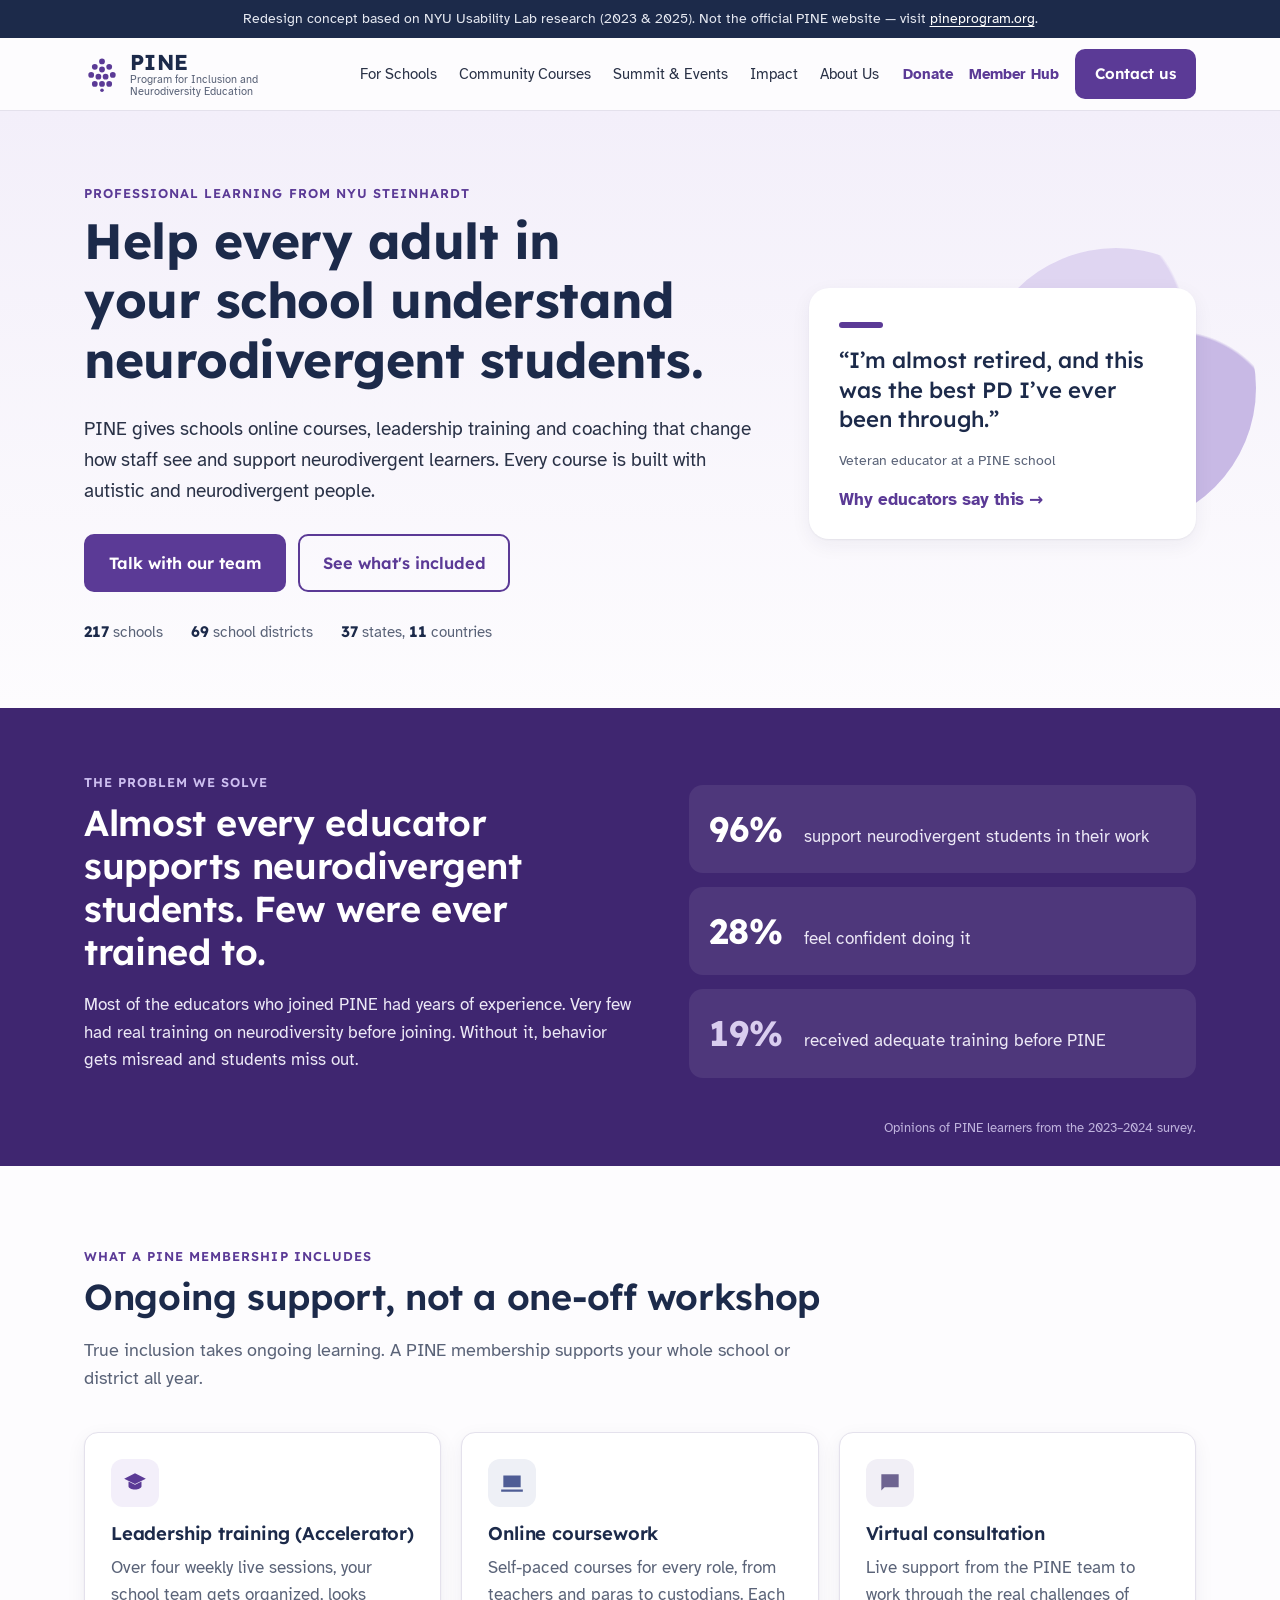
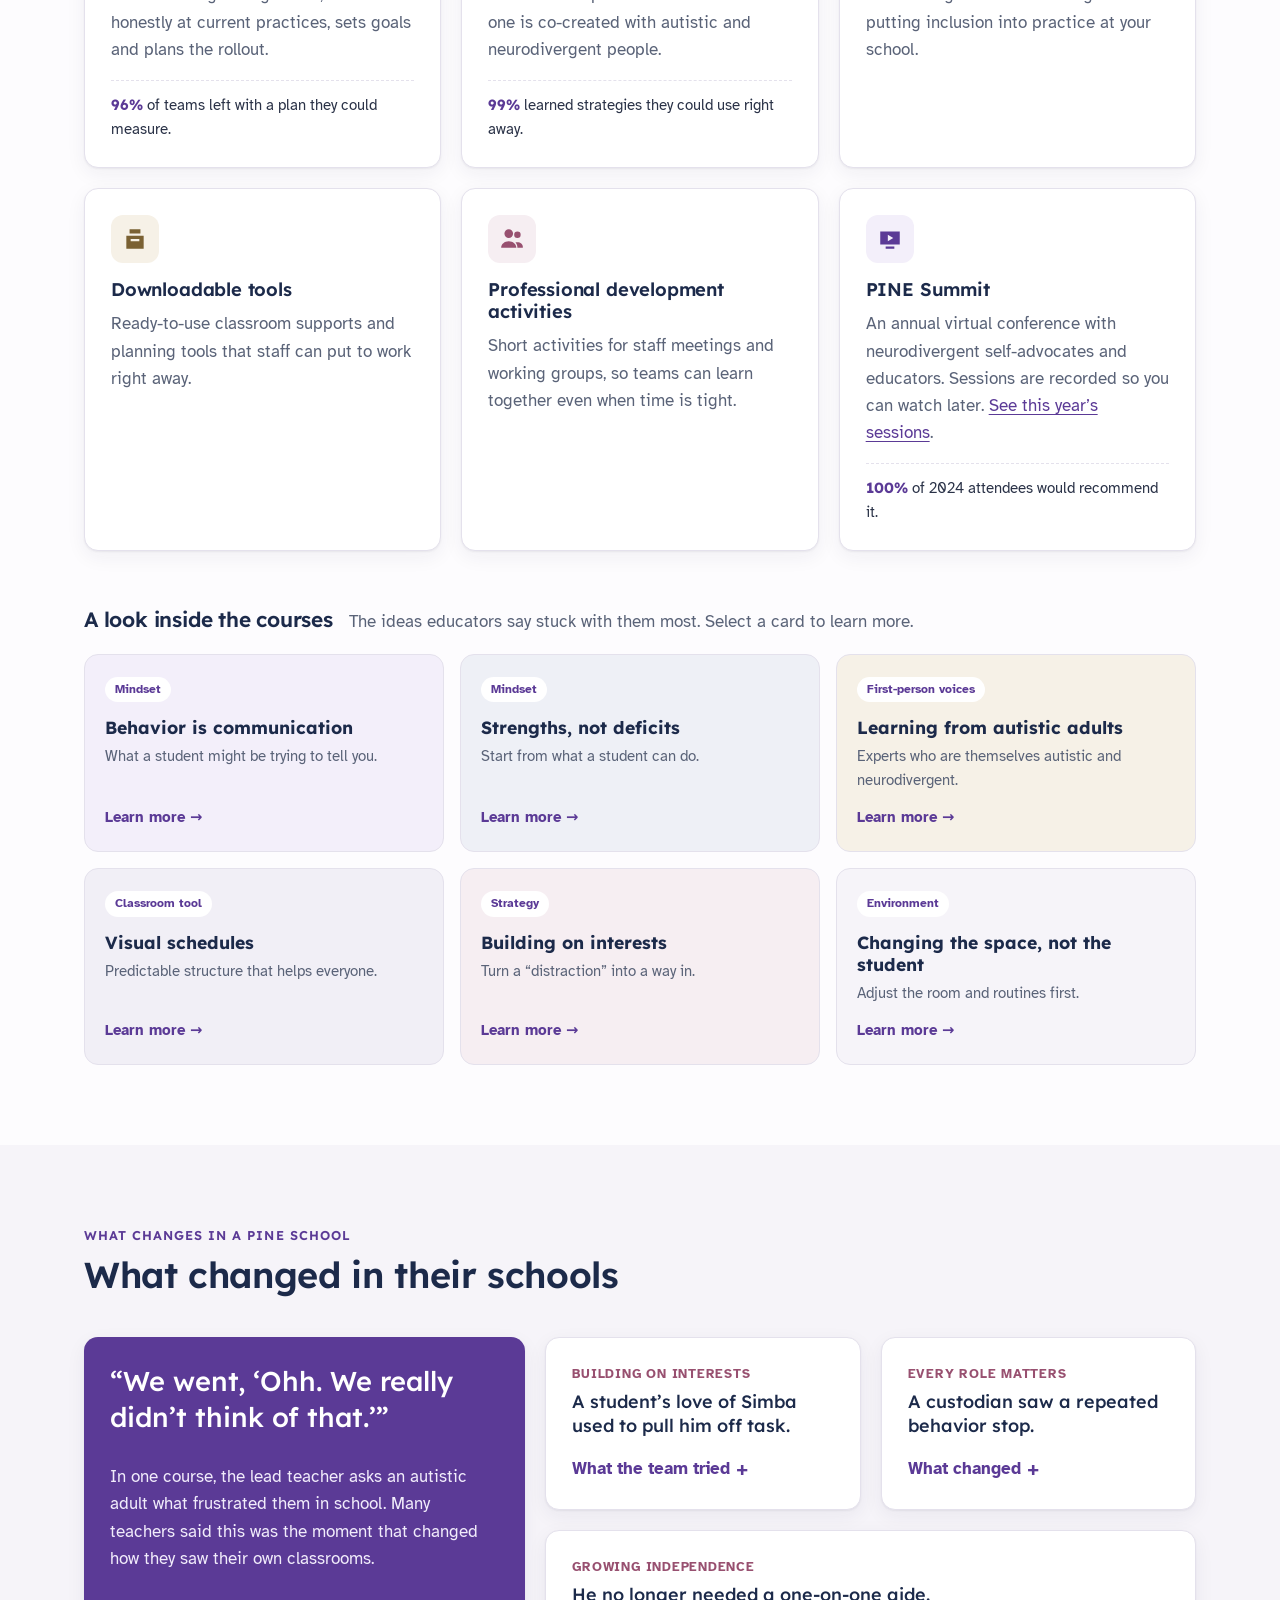
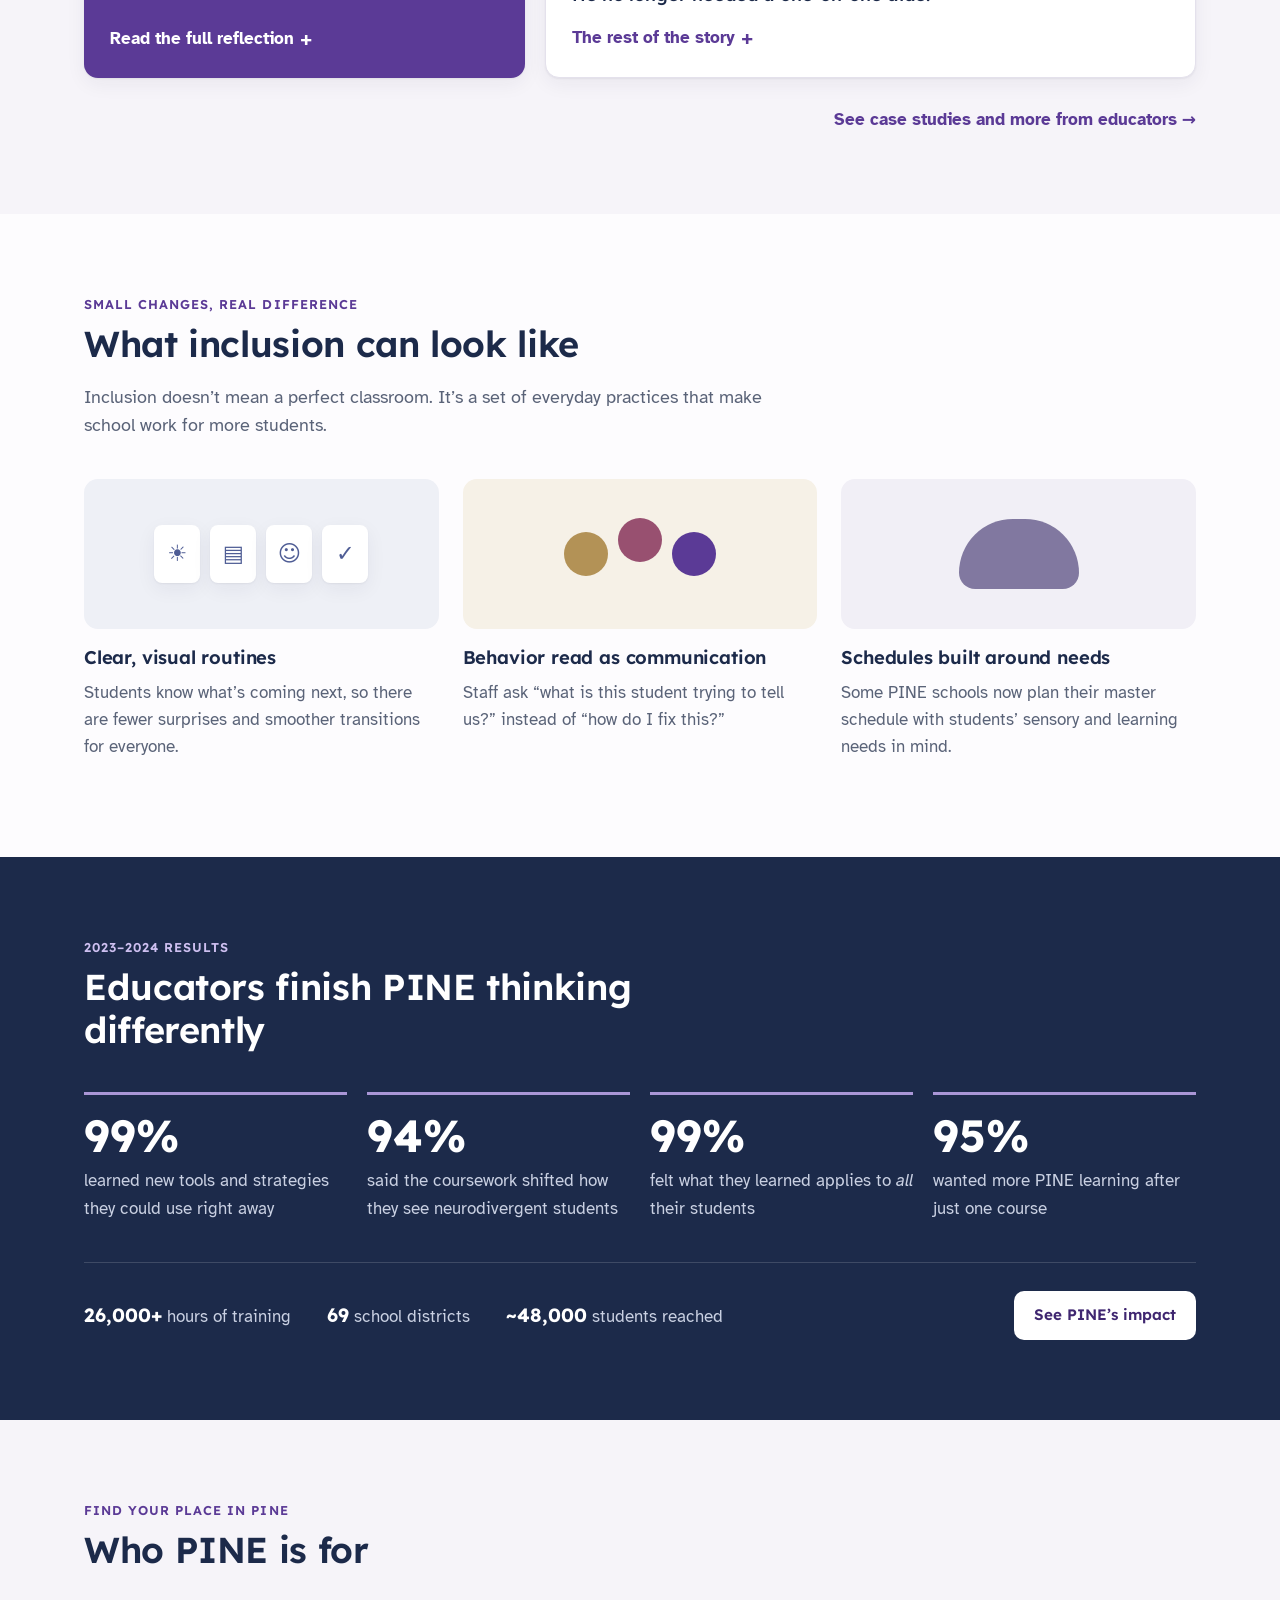
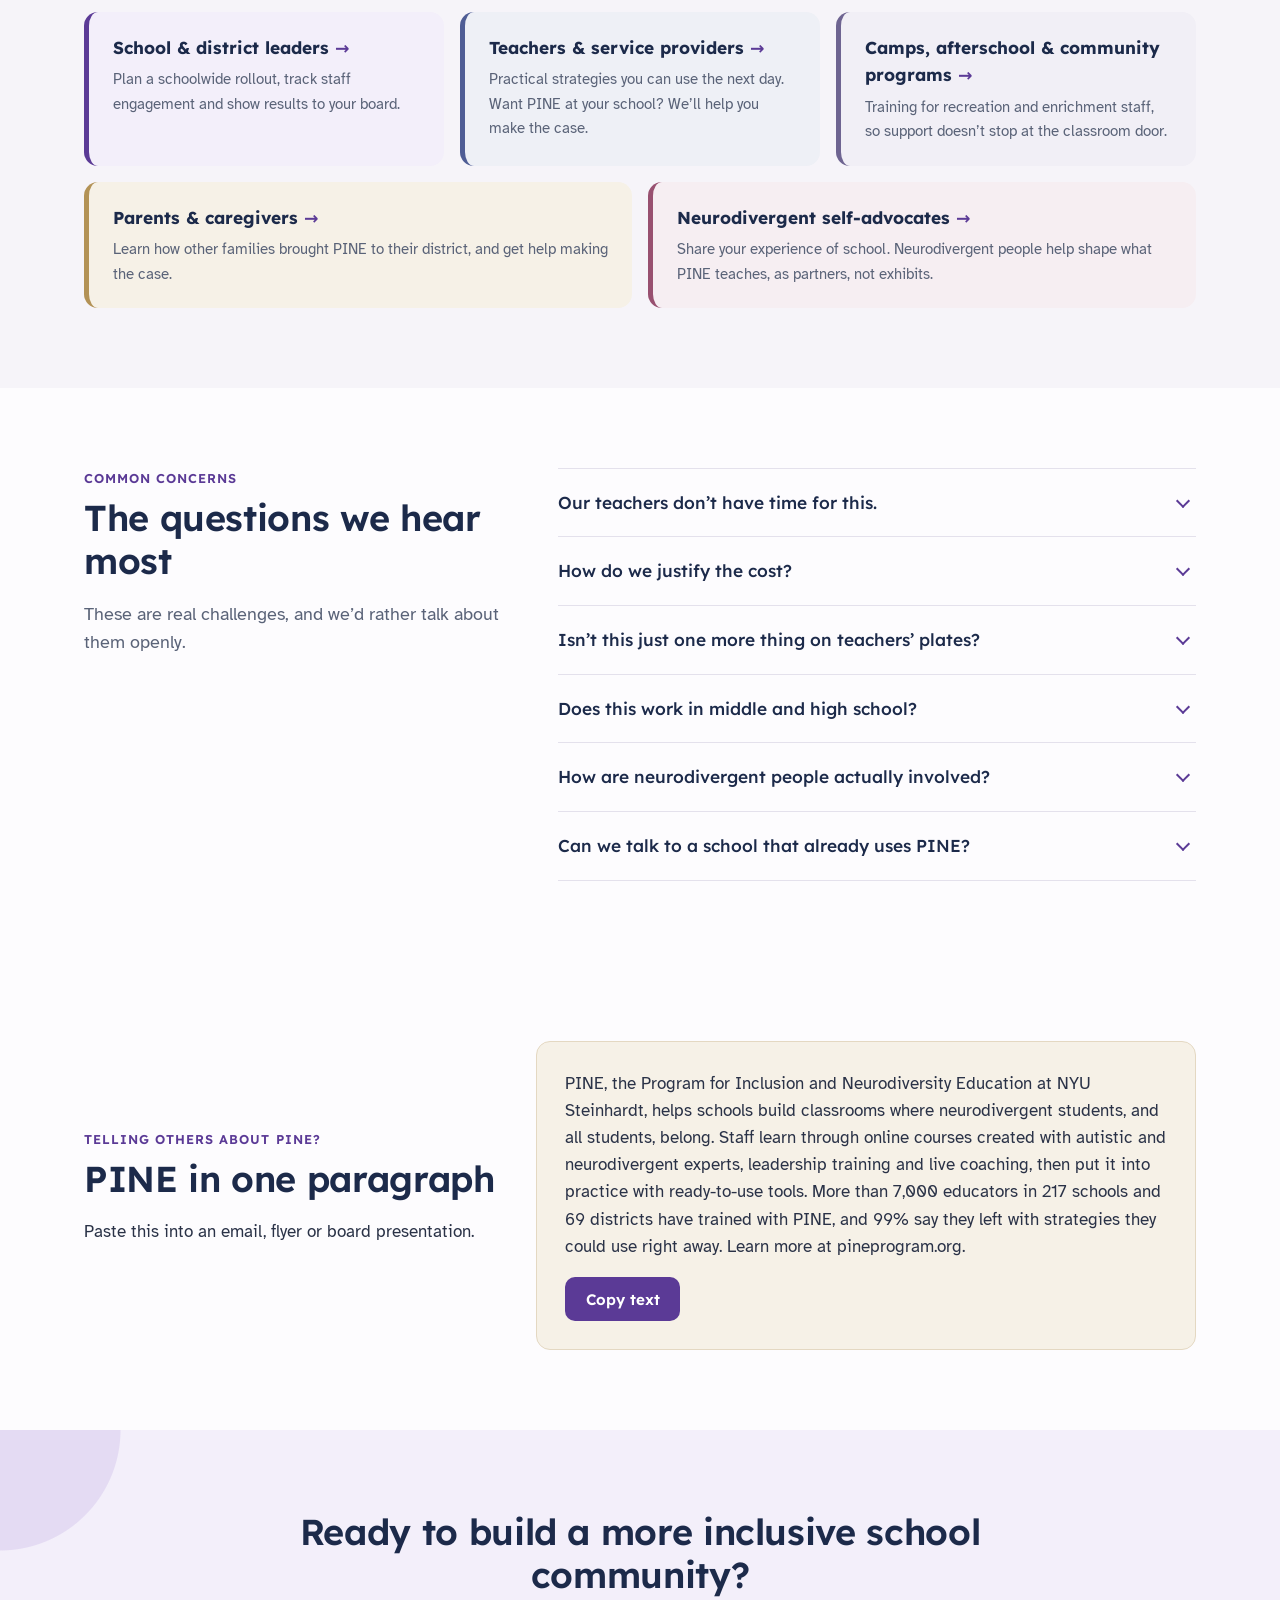
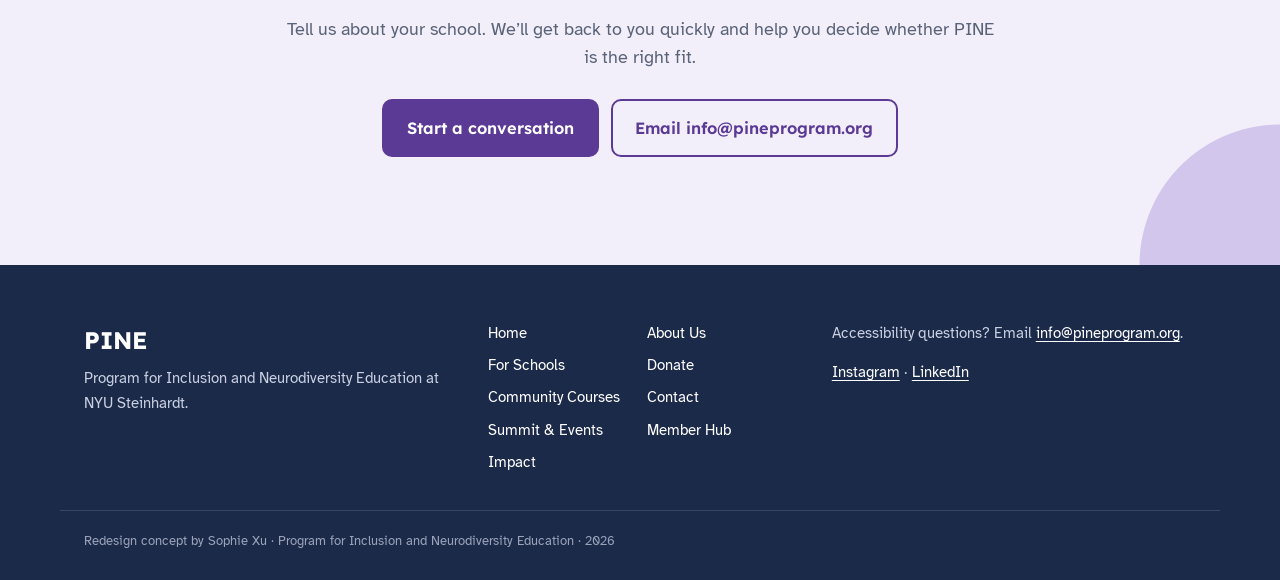
<file: index.html>
<!doctype html>
<html lang="en">
<head>
  <meta charset="utf-8">
  <meta name="viewport" content="width=device-width, initial-scale=1">
  <title>PINE — Program for Inclusion and Neurodiversity Education (Redesign Concept)</title>
  <meta name="description" content="PINE gives schools the training, coaching and tools to understand neurodiversity and build classrooms where every learner belongs. Built with neurodivergent people.">
  <link rel="preconnect" href="https://fonts.googleapis.com">
  <link rel="preconnect" href="https://fonts.gstatic.com" crossorigin>
  <link href="https://fonts.googleapis.com/css2?family=Atkinson+Hyperlegible:wght@400;700&family=Lexend:wght@500;600;700&display=swap" rel="stylesheet">
  <link rel="stylesheet" href="styles.css">
</head>
<body>
  <a class="skip" href="#main">Skip to content</a>

  <div class="concept-bar" role="note">
    Redesign concept based on NYU Usability Lab research (2023 &amp; 2025). Not the official PINE website — visit <a href="https://www.pineprogram.org/">pineprogram.org</a>.
  </div>

  <header class="site-header">
    <div class="wrap header-inner">
      <a class="brand" href="index.html" aria-label="PINE home">
        <svg class="brand-mark" viewBox="0 0 40 40" aria-hidden="true">
          <g fill="currentColor">
            <circle cx="20" cy="6" r="3.2"/><circle cx="12" cy="12" r="3.2"/><circle cx="28" cy="12" r="3.2"/>
            <circle cx="20" cy="15" r="3.2"/><circle cx="8" cy="21" r="3.2"/><circle cx="32" cy="21" r="3.2"/>
            <circle cx="16" cy="23" r="3.2"/><circle cx="24" cy="23" r="3.2"/><circle cx="12" cy="31" r="3.2"/>
            <circle cx="28" cy="31" r="3.2"/><circle cx="20" cy="31" r="3.2"/><circle cx="20" cy="38" r="2"/>
          </g>
        </svg>
        <span class="brand-text"><strong>PINE</strong><small>Program for Inclusion and<br>Neurodiversity Education</small></span>
      </a>

      <button class="nav-toggle" aria-expanded="false" aria-controls="site-nav">
        <span class="sr-only">Menu</span><span class="bars" aria-hidden="true"></span>
      </button>

      <nav id="site-nav" class="site-nav" aria-label="Main">
        <ul>
          <li><a href="accelerator.html">For Schools</a></li>
          <li><a href="community.html">Community Courses</a></li>
          <li><a href="summit.html">Summit &amp; Events</a></li>
          <li><a href="impact.html">Impact</a></li>
          <li><a href="about.html">About Us</a></li>
        </ul>
        <div class="nav-actions">
          <a class="link-quiet" href="donate.html">Donate</a>
          <a class="link-quiet" href="https://pine.kdp.io/">Member Hub</a>
          <a class="btn btn-primary" href="contact.html">Contact us</a>
        </div>
      </nav>
    </div>
  </header>

  <main id="main">

    <!-- HERO: clear pitch first (report: "Get to the point") -->
    <section class="hero" id="top">
      <div class="wrap hero-grid">
        <div class="hero-copy">
          <p class="eyebrow">Professional learning from NYU Steinhardt</p>
          <h1>Help every adult in your school understand neurodivergent students.</h1>
          <p class="lead">PINE gives schools online courses, leadership training and coaching that change how staff see and support neurodivergent learners. Every course is built with autistic and neurodivergent people.</p>
          <div class="hero-ctas">
            <a class="btn btn-primary btn-lg" href="contact.html">Talk with our team</a>
            <a class="btn btn-ghost btn-lg" href="#offer">See what's included</a>
          </div>
          <ul class="trust" aria-label="At a glance">
            <li><strong>217</strong> schools</li>
            <li><strong>69</strong> school districts</li>
            <li><strong>37</strong> states, <strong>11</strong> countries</li>
          </ul>
        </div>

        <figure class="hero-quote">
          <div class="blob" aria-hidden="true"></div>
          <blockquote>
            <p>“I’m almost retired, and this was the best PD I’ve ever been through.”</p>
          </blockquote>
          <figcaption>Veteran educator at a PINE school</figcaption>
          <a class="quote-more" href="#changed">Why educators say this <span aria-hidden="true">→</span></a>
        </figure>
      </div>
    </section>

    <!-- THE GAP: name the "age-old problem" directly -->
    <section class="gap" aria-labelledby="gap-title">
      <div class="wrap gap-grid">
        <div>
          <p class="eyebrow eyebrow-light">The problem we solve</p>
          <h2 id="gap-title">Almost every educator supports neurodivergent students. Few were ever trained to.</h2>
          <p>Most of the educators who joined PINE had years of experience. Very few had real training on neurodiversity before joining. Without it, behavior gets misread and students miss out.</p>
        </div>
        <dl class="gap-stats">
          <div><dt>96%</dt><dd>support neurodivergent students in their work</dd></div>
          <div><dt>28%</dt><dd>feel confident doing it</dd></div>
          <div><dt>19%</dt><dd>received adequate training before PINE</dd></div>
        </dl>
      </div>
      <p class="wrap source">Opinions of PINE learners from the 2023–2024 survey.</p>
    </section>

    <!-- WHAT WE OFFER: cards instead of single-sentence accordions -->
    <section class="section" id="offer" aria-labelledby="offer-title">
      <div class="wrap">
        <div class="section-head section-head-wide">
          <p class="eyebrow">What a PINE membership includes</p>
          <h2 id="offer-title">Ongoing support, not a one-off workshop</h2>
          <p class="section-sub">True inclusion takes ongoing learning. A PINE membership supports your whole school or district all year.</p>
        </div>

        <ol class="offer-grid">
          <li class="offer-card">
            <span class="offer-icon c-purple" aria-hidden="true">
              <svg viewBox="0 0 24 24"><path d="M12 3 2 8l10 5 10-5-10-5Zm-6 7.5V15c0 1.7 2.7 3 6 3s6-1.3 6-3v-4.5l-6 3-6-3Z"/></svg>
            </span>
            <h3>Leadership training (Accelerator)</h3>
            <p>Over four weekly live sessions, your school team gets organized, looks honestly at current practices, sets goals and plans the rollout.</p>
            <p class="proof"><strong>96%</strong> of teams left with a plan they could measure.</p>
          </li>
          <li class="offer-card">
            <span class="offer-icon c-blue" aria-hidden="true">
              <svg viewBox="0 0 24 24"><path d="M4 5h16v11H4zM2 18h20v2H2z"/></svg>
            </span>
            <h3>Online coursework</h3>
            <p>Self-paced courses for every role, from teachers and paras to custodians. Each one is co-created with autistic and neurodivergent people.</p>
            <p class="proof"><strong>99%</strong> learned strategies they could use right away.</p>
          </li>
          <li class="offer-card">
            <span class="offer-icon c-green" aria-hidden="true">
              <svg viewBox="0 0 24 24"><path d="M4 4h16v12H7l-3 3V4Zm4 5h8v2H8V9Z"/></svg>
            </span>
            <h3>Virtual consultation</h3>
            <p>Live support from the PINE team to work through the real challenges of putting inclusion into practice at your school.</p>
          </li>
          <li class="offer-card">
            <span class="offer-icon c-yellow" aria-hidden="true">
              <svg viewBox="0 0 24 24"><path d="M7 3h10v4H7zM4 9h16v12H4zm4 3v2h8v-2H8Z"/></svg>
            </span>
            <h3>Downloadable tools</h3>
            <p>Ready-to-use classroom supports and planning tools that staff can put to work right away.</p>
          </li>
          <li class="offer-card">
            <span class="offer-icon c-red" aria-hidden="true">
              <svg viewBox="0 0 24 24"><path d="M9 11a4 4 0 1 0 0-8 4 4 0 0 0 0 8Zm8 0a3 3 0 1 0 0-6 3 3 0 0 0 0 6ZM2 20c0-3.3 3.1-6 7-6s7 2.7 7 6H2Zm15 0c0-1.9-.7-3.6-1.8-4.9.6-.1 1.2-.1 1.8-.1 2.8 0 5 1.8 5 4v1h-5Z"/></svg>
            </span>
            <h3>Professional development activities</h3>
            <p>Short activities for staff meetings and working groups, so teams can learn together even when time is tight.</p>
          </li>
          <li class="offer-card">
            <span class="offer-icon c-purple" aria-hidden="true">
              <svg viewBox="0 0 24 24"><path d="M3 5h18v12H3zM8 19h8v2H8zM10 8v6l5-3-5-3Z"/></svg>
            </span>
            <h3>PINE Summit</h3>
            <p>An annual virtual conference with neurodivergent self-advocates and educators. Sessions are recorded so you can watch later. <a href="summit.html">See this year’s sessions</a>.</p>
            <p class="proof"><strong>100%</strong> of 2024 attendees would recommend it.</p>
          </li>
        </ol>

        <!-- A look inside the courses: click a card for more (includes PINE's work with autistic experts) -->
        <div class="topics">
          <div class="topics-head">
            <h3>A look inside the courses</h3>
            <p>The ideas educators say stuck with them most. Select a card to learn more.</p>
          </div>
          <ul class="topic-grid">
            <li><button class="topic-card t1" type="button" data-dialog="topic-behavior" aria-haspopup="dialog">
              <span class="tag">Mindset</span><strong>Behavior is communication</strong><span>What a student might be trying to tell you.</span><span class="topic-more">Learn more <span aria-hidden="true">→</span></span>
            </button></li>
            <li><button class="topic-card t2" type="button" data-dialog="topic-strengths" aria-haspopup="dialog">
              <span class="tag">Mindset</span><strong>Strengths, not deficits</strong><span>Start from what a student can do.</span><span class="topic-more">Learn more <span aria-hidden="true">→</span></span>
            </button></li>
            <li><button class="topic-card t3" type="button" data-dialog="topic-experts" aria-haspopup="dialog">
              <span class="tag">First-person voices</span><strong>Learning from autistic adults</strong><span>Experts who are themselves autistic and neurodivergent.</span><span class="topic-more">Learn more <span aria-hidden="true">→</span></span>
            </button></li>
            <li><button class="topic-card t4" type="button" data-dialog="topic-visual" aria-haspopup="dialog">
              <span class="tag">Classroom tool</span><strong>Visual schedules</strong><span>Predictable structure that helps everyone.</span><span class="topic-more">Learn more <span aria-hidden="true">→</span></span>
            </button></li>
            <li><button class="topic-card t5" type="button" data-dialog="topic-interests" aria-haspopup="dialog">
              <span class="tag">Strategy</span><strong>Building on interests</strong><span>Turn a “distraction” into a way in.</span><span class="topic-more">Learn more <span aria-hidden="true">→</span></span>
            </button></li>
            <li><button class="topic-card t6" type="button" data-dialog="topic-environment" aria-haspopup="dialog">
              <span class="tag">Environment</span><strong>Changing the space, not the student</strong><span>Adjust the room and routines first.</span><span class="topic-more">Learn more <span aria-hidden="true">→</span></span>
            </button></li>
          </ul>
        </div>

        <dialog class="story-dialog" id="topic-behavior" aria-labelledby="td-behavior">
          <div class="sd-inner">
            <button class="sd-close" type="button" aria-label="Close">×</button>
            <p class="change-place">Mindset</p>
            <h3 id="td-behavior">Behavior is communication</h3>
            <p class="sd-lead">Acting out, shutting down or running from the room is often a student’s way of saying something is wrong, not a sign of disrespect. Educators learn to ask “what is this student trying to tell us?” and to look for triggers like loud noises, busy decor or unclear directions.</p>
            <blockquote class="sd-quote"><p>“It has shifted my thinking most in the area of behavior as a communication.”</p><footer>PINE course participant, 2026 course survey</footer></blockquote>
          </div>
        </dialog>

        <dialog class="story-dialog" id="topic-strengths" aria-labelledby="td-strengths">
          <div class="sd-inner">
            <button class="sd-close" type="button" aria-label="Close">×</button>
            <p class="change-place">Mindset</p>
            <h3 id="td-strengths">Strengths, not deficits</h3>
            <p class="sd-lead">Instead of starting from what a student can’t do, educators learn to notice and build on what they do well. In one district, a speech-language pathologist said it changed how she writes goals and designs services.</p>
            <blockquote class="sd-quote"><p>“I will certainly be more focused on student strengths when program planning for them in the future, instead of what they’re doing ‘wrong’ or what we think their needs are.”</p><footer>PINE course participant, 2026 course survey</footer></blockquote>
          </div>
        </dialog>

        <dialog class="story-dialog" id="topic-experts" aria-labelledby="td-experts">
          <div class="sd-inner">
            <button class="sd-close" type="button" aria-label="Close">×</button>
            <p class="change-place">First-person voices</p>
            <h3 id="td-experts">Learning from autistic adults</h3>
            <p class="sd-lead">Every PINE course is created with autistic and neurodivergent experts. Educators hear directly from them about what school felt like and what would have helped, something most professional development leaves out.</p>
            <blockquote class="sd-quote"><p>“I enjoyed hearing from experts in the field who are neurodivergent themselves.”</p><footer>PINE course participant, 2026 course survey</footer></blockquote>
            <blockquote class="sd-quote sd-quote-alt"><p>“PINE members learn from autistics themselves, as the autistic community is an active partner and guide in creating all of the courses PINE offers.”</p><footer>Becca Lory Hector, IBCCES, CAS, PINE Content Developer</footer></blockquote>
          </div>
        </dialog>

        <dialog class="story-dialog" id="topic-visual" aria-labelledby="td-visual">
          <div class="sd-inner">
            <button class="sd-close" type="button" aria-label="Close">×</button>
            <p class="change-place">Classroom tool</p>
            <h3 id="td-visual">Visual schedules</h3>
            <p class="sd-lead">A simple picture schedule shows students what’s coming next. It means fewer surprises and smoother transitions, and it helps the whole class, not only neurodivergent students.</p>
            <blockquote class="sd-quote"><p>“It taught me that even simple schedules and charts could make so much difference in the classroom.”</p><footer>PINE course participant, 2026 course survey</footer></blockquote>
          </div>
        </dialog>

        <dialog class="story-dialog" id="topic-interests" aria-labelledby="td-interests">
          <div class="sd-inner">
            <button class="sd-close" type="button" aria-label="Close">×</button>
            <p class="change-place">Strategy</p>
            <h3 id="td-interests">Building on interests</h3>
            <p class="sd-lead">A student’s deep interest can be a way into learning instead of something to shut down. At one elementary school, a love of the Titanic became the theme of a student’s math word problems.</p>
            <blockquote class="sd-quote"><p>“The importance of building relationships and using student interests and strengths.”</p><footer>PINE course participant, 2026 course survey</footer></blockquote>
          </div>
        </dialog>

        <dialog class="story-dialog" id="topic-environment" aria-labelledby="td-environment">
          <div class="sd-inner">
            <button class="sd-close" type="button" aria-label="Close">×</button>
            <p class="change-place">Environment</p>
            <h3 id="td-environment">Changing the space, not the student</h3>
            <p class="sd-lead">Lighting, noise, seating and routines all shape how a student’s day goes. Educators learn to adjust the room and their practices first, using ideas like Universal Design for Learning.</p>
            <blockquote class="sd-quote"><p>“I like thinking about how we can change our practices and environment and not put all of the responsibility on the student to adjust.”</p><footer>PINE course participant, 2026 course survey</footer></blockquote>
          </div>
        </dialog>
      </div>
    </section>

    <!-- WHAT CHANGED: short hooks, more on click (report recommendation) -->
    <section class="section section-tint" id="changed" aria-labelledby="changed-title">
      <div class="wrap">
        <div class="section-head">
          <p class="eyebrow">What changes in a PINE school</p>
          <h2 id="changed-title">What changed in their schools</h2>
        </div>

        <div class="story-grid">
          <article class="story story-feature">
            <p class="story-quote">“We went, ‘Ohh. We really didn’t think of that.’”</p>
            <p>In one course, the lead teacher asks an autistic adult what frustrated them in school. Many teachers said this was the moment that changed how they saw their own classrooms.</p>
            <details class="more">
              <summary>Read the full reflection</summary>
              <blockquote>
                <p>“You don’t find that in other professional development programs… They’re going to give you a textbook slideshow. But we have to feel it… and if we can’t walk in somebody’s shoes, the next closest way to do that is by hearing from neurodiverse individuals themselves.”</p>
              </blockquote>
              <p class="cite">School administrator</p>
            </details>
          </article>

          <article class="story">
            <p class="story-kicker">Building on interests</p>
            <p class="story-quote sm">A student’s love of Simba used to pull him off task.</p>
            <details class="more">
              <summary>What the team tried</summary>
              <p>After a module on interests, his teachers made Simba cards and a Velcro schedule. Simba time became a reward he could see coming, paired with puzzles and other activities.</p>
              <p class="cite">Elementary school principal</p>
            </details>
          </article>

          <article class="story">
            <p class="story-kicker">Every role matters</p>
            <p class="story-quote sm">A custodian saw a repeated behavior stop.</p>
            <details class="more">
              <summary>What changed</summary>
              <p>One school asked every staff member to take part. A custodian realized the way he spoke to a student was triggering a repeated behavior. When he changed how he spoke, the behavior improved a lot.</p>
              <p class="cite">Middle school administrator</p>
            </details>
          </article>

          <article class="story">
            <p class="story-kicker">Growing independence</p>
            <p class="story-quote sm">He no longer needed a one-on-one aide.</p>
            <details class="more">
              <summary>The rest of the story</summary>
              <p>A student who once needed an aide all day now advocates for himself and reads at almost grade level. Staff said they were sad to see him graduate.</p>
              <p class="cite">School administrator</p>
            </details>
          </article>
        </div>
        <p class="section-more"><a href="impact.html">See case studies and more from educators <span aria-hidden="true">→</span></a></p>
      </div>
    </section>

    <!-- WHAT INCLUSION LOOKS LIKE: paint the picture -->
    <section class="section" aria-labelledby="looks-title">
      <div class="wrap">
        <div class="section-head">
          <p class="eyebrow">Small changes, real difference</p>
          <h2 id="looks-title">What inclusion can look like</h2>
          <p class="section-sub">Inclusion doesn’t mean a perfect classroom. It’s a set of everyday practices that make school work for more students.</p>
        </div>
        <div class="looks-grid">
          <div class="look">
            <div class="look-art art-schedule" aria-hidden="true">
              <span>☀︎</span><span>▤</span><span>☺</span><span>✓</span>
            </div>
            <h3>Clear, visual routines</h3>
            <p>Students know what’s coming next, so there are fewer surprises and smoother transitions for everyone.</p>
          </div>
          <div class="look">
            <div class="look-art art-choice" aria-hidden="true"><span></span><span></span><span></span></div>
            <h3>Behavior read as communication</h3>
            <p>Staff ask “what is this student trying to tell us?” instead of “how do I fix this?”</p>
          </div>
          <div class="look">
            <div class="look-art art-reset" aria-hidden="true"><span></span></div>
            <h3>Schedules built around needs</h3>
            <p>Some PINE schools now plan their master schedule with students’ sensory and learning needs in mind.</p>
          </div>
        </div>
      </div>
    </section>

    <!-- RESULTS: tangible benefits from the Impact Report -->
    <section class="section section-dark" id="results" aria-labelledby="results-title">
      <div class="wrap">
        <div class="section-head">
          <p class="eyebrow eyebrow-light">2023–2024 results</p>
          <h2 id="results-title">Educators finish PINE thinking differently</h2>
        </div>
        <dl class="results-grid">
          <div><dt>99%</dt><dd>learned new tools and strategies they could use right away</dd></div>
          <div><dt>94%</dt><dd>said the coursework shifted how they see neurodivergent students</dd></div>
          <div><dt>99%</dt><dd>felt what they learned applies to <em>all</em> their students</dd></div>
          <div><dt>95%</dt><dd>wanted more PINE learning after just one course</dd></div>
        </dl>
        <div class="reach">
          <p><strong>26,000+</strong> hours of training</p>
          <p><strong>69</strong> school districts</p>
          <p><strong>~48,000</strong> students reached</p>
          <a class="btn btn-light" href="impact.html">See PINE’s impact</a>
        </div>
      </div>
    </section>


    <!-- AUDIENCES: help every visitor find their place -->
    <section class="section section-tint" id="audiences" aria-labelledby="aud-title">
      <div class="wrap">
        <div class="section-head">
          <p class="eyebrow">Find your place in PINE</p>
          <h2 id="aud-title">Who PINE is for</h2>
        </div>
        <ul class="aud-grid">
          <li><a class="aud aud-purple" href="accelerator.html">
            <strong>School &amp; district leaders</strong>
            <span>Plan a schoolwide rollout, track staff engagement and show results to your board.</span>
          </a></li>
          <li><a class="aud aud-blue" href="contact.html?topic=school">
            <strong>Teachers &amp; service providers</strong>
            <span>Practical strategies you can use the next day. Want PINE at your school? We’ll help you make the case.</span>
          </a></li>
          <li><a class="aud aud-green" href="community.html">
            <strong>Camps, afterschool &amp; community programs</strong>
            <span>Training for recreation and enrichment staff, so support doesn’t stop at the classroom door.</span>
          </a></li>
          <li><a class="aud aud-yellow" href="contact.html?topic=parent">
            <strong>Parents &amp; caregivers</strong>
            <span>Learn how other families brought PINE to their district, and get help making the case.</span>
          </a></li>
          <li><a class="aud aud-red" href="contact.html?topic=advocate">
            <strong>Neurodivergent self-advocates</strong>
            <span>Share your experience of school. Neurodivergent people help shape what PINE teaches, as partners, not exhibits.</span>
          </a></li>
        </ul>
      </div>
    </section>

    <!-- COMMON CONCERNS: acknowledge real barriers -->
    <section class="section" id="concerns" aria-labelledby="faq-title">
      <div class="wrap faq-wrap">
        <div class="section-head">
          <p class="eyebrow">Common concerns</p>
          <h2 id="faq-title">The questions we hear most</h2>
          <p class="section-sub">These are real challenges, and we’d rather talk about them openly.</p>
        </div>
        <div class="faq">
          <details>
            <summary>Our teachers don’t have time for this.</summary>
            <p>Time is the biggest hurdle every school names. The schools that do best build PINE into the school day instead of adding it after hours. Some examples:</p>
            <ul>
              <li>A weekly “PINE time” hour, every Wednesday</li>
              <li>A rotating substitute who covers teachers while they do coursework</li>
              <li>20-minute team segments where a few engaged staff share key takeaways</li>
            </ul>
            <p>The Accelerator helps your team figure out which approach fits your schedule.</p>
          </details>
          <details>
            <summary>How do we justify the cost?</summary>
            <p>We know budgets are tight, especially now that COVID-era funding has ended. We can talk through what you get in Year 1 and Year 2, show you participation and outcome data, and help you find grants and other financial resources. Ask us about options that fit your district’s size and budget.</p>
          </details>
          <details>
            <summary>Isn’t this just one more thing on teachers’ plates?</summary>
            <p>PINE is meant to replace guesswork, not add work. Staff learn strategies that make the day run more smoothly for every student. 99% of educators said what they learned applies to all of their students.</p>
          </details>
          <details>
            <summary>Does this work in middle and high school?</summary>
            <p>Every grade level and setting is different, and we don’t pretend one approach fits all. Tell us about your students and we’ll talk through how PINE could work for your school, and connect you with a school like yours if we can.</p>
          </details>
          <details>
            <summary>How are neurodivergent people actually involved?</summary>
            <p>The autistic community is an active partner and guide in creating every PINE course. Neurodivergent experts help develop and review the content, and self-advocates speak at the PINE Summit.</p>
          </details>
          <details>
            <summary>Can we talk to a school that already uses PINE?</summary>
            <p>Yes. New schools often find this the most helpful step. Tell us about your school and we’ll connect you with an administrator in a similar setting.</p>
          </details>
        </div>
      </div>
    </section>


    <!-- SHAREABLE SUMMARY: for advocates who forward PINE to colleagues -->
    <section class="section" aria-labelledby="share-title">
      <div class="wrap share">
        <div>
          <p class="eyebrow">Telling others about PINE?</p>
          <h2 id="share-title">PINE in one paragraph</h2>
          <p>Paste this into an email, flyer or board presentation.</p>
        </div>
        <div class="share-box">
          <p id="share-text">PINE, the Program for Inclusion and Neurodiversity Education at NYU Steinhardt, helps schools build classrooms where neurodivergent students, and all students, belong. Staff learn through online courses created with autistic and neurodivergent experts, leadership training and live coaching, then put it into practice with ready-to-use tools. More than 7,000 educators in 217 schools and 69 districts have trained with PINE, and 99% say they left with strategies they could use right away. Learn more at pineprogram.org.</p>
          <button class="btn btn-primary" id="copy-btn" type="button">Copy text</button>
          <span class="copy-status" role="status" aria-live="polite"></span>
        </div>
      </div>
    </section>

    <!-- FINAL CTA -->
    <section class="cta" aria-labelledby="cta-title">
      <div class="wrap cta-inner">
        <h2 id="cta-title">Ready to build a more inclusive school community?</h2>
        <p>Tell us about your school. We’ll get back to you quickly and help you decide whether PINE is the right fit.</p>
        <div class="hero-ctas">
          <a class="btn btn-primary btn-lg" href="contact.html">Start a conversation</a>
          <a class="btn btn-ghost btn-lg" href="mailto:info@pineprogram.org">Email info@pineprogram.org</a>
        </div>
      </div>
    </section>
  </main>

  <footer class="site-footer">
    <div class="wrap footer-grid">
      <div>
        <p class="footer-brand">PINE</p>
        <p>Program for Inclusion and Neurodiversity Education at NYU Steinhardt.</p>
      </div>
      <nav aria-label="Footer">
        <ul>
          <li><a href="index.html">Home</a></li>
          <li><a href="accelerator.html">For Schools</a></li>
          <li><a href="community.html">Community Courses</a></li>
          <li><a href="summit.html">Summit &amp; Events</a></li>
          <li><a href="impact.html">Impact</a></li>
          <li><a href="about.html">About Us</a></li>
          <li><a href="donate.html">Donate</a></li>
          <li><a href="contact.html">Contact</a></li>
          <li><a href="https://pine.kdp.io/">Member Hub</a></li>
        </ul>
      </nav>
      <div>
        <p>Accessibility questions? Email <a href="mailto:info@pineprogram.org?subject=Accessibility%20Inquiry">info@pineprogram.org</a>.</p>
        <p class="social"><a href="https://www.instagram.com/pineprogram">Instagram</a> · <a href="https://www.linkedin.com/company/pineprogram">LinkedIn</a></p>
      </div>
    </div>
    <p class="wrap footer-note">Redesign concept by Sophie Xu · Program for Inclusion and Neurodiversity Education · 2026</p>
  </footer>

  <script src="site.js"></script>
</body>
</html>
</file>
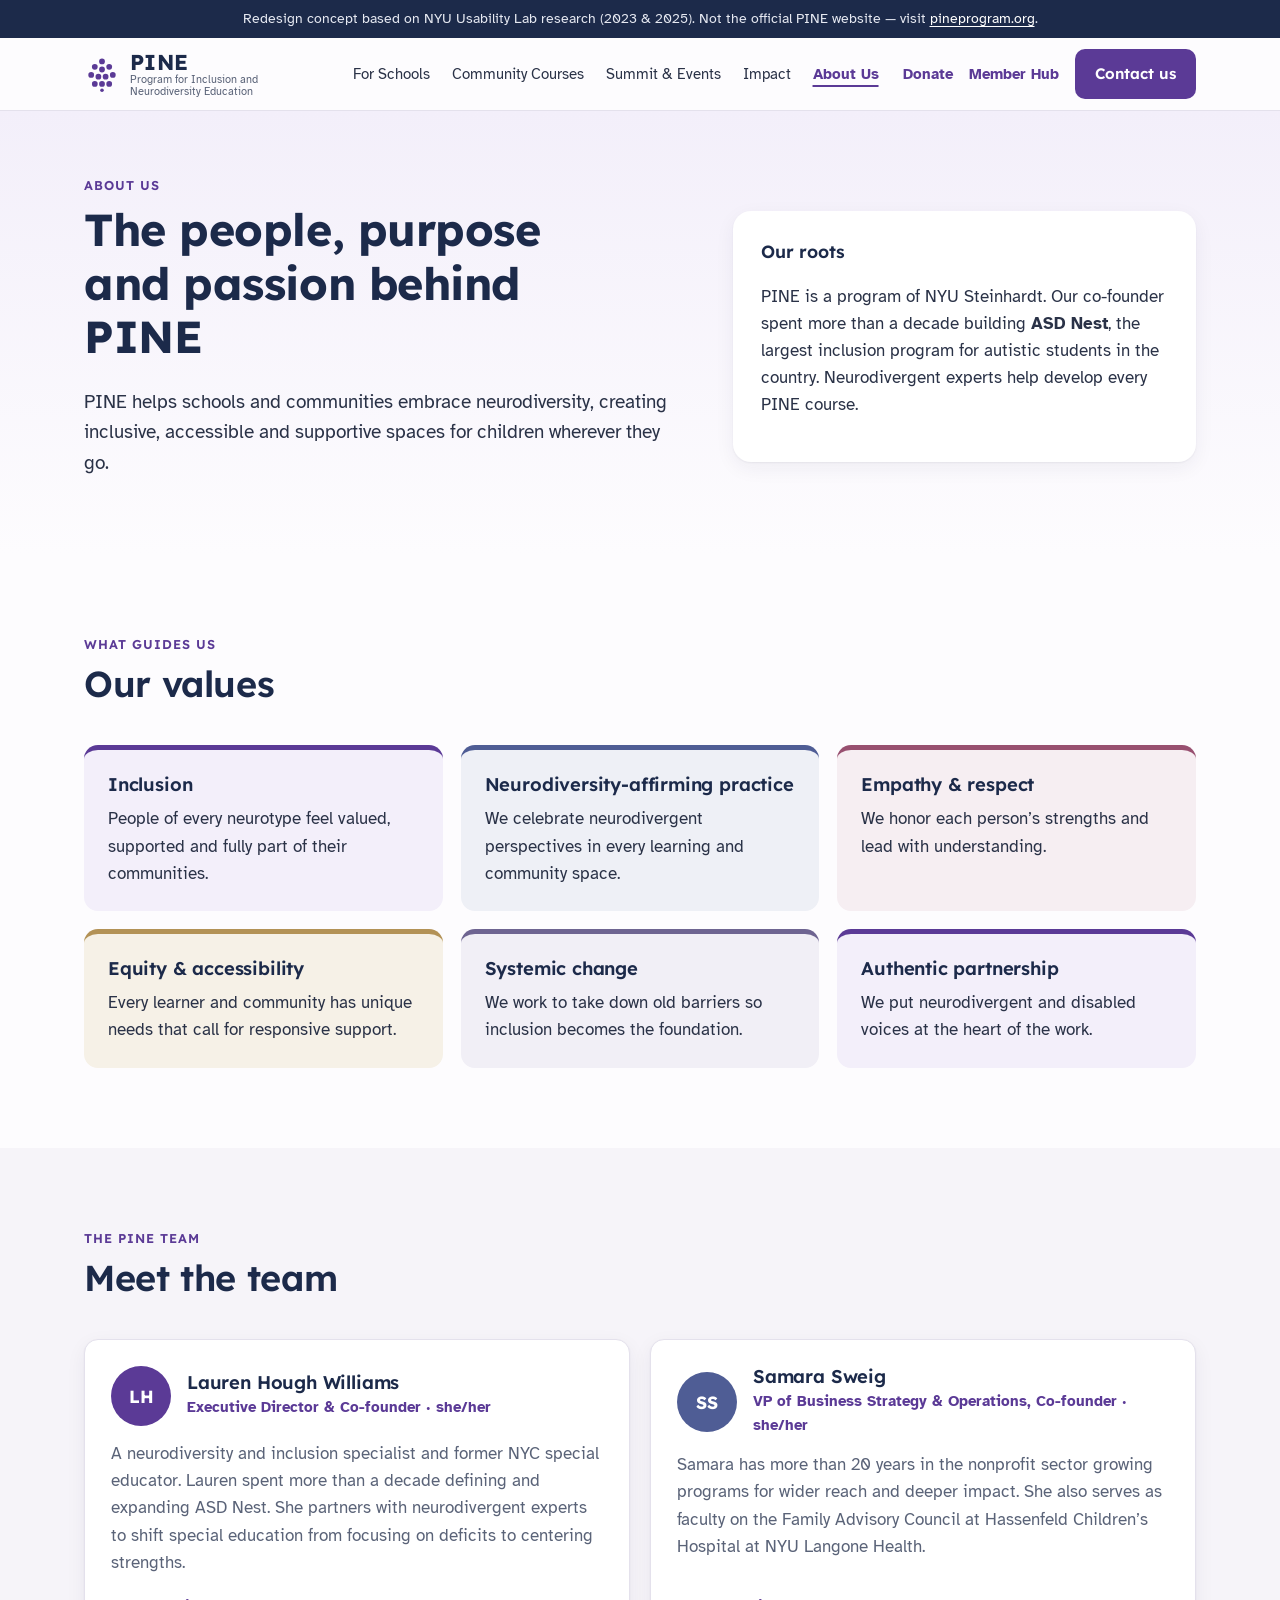
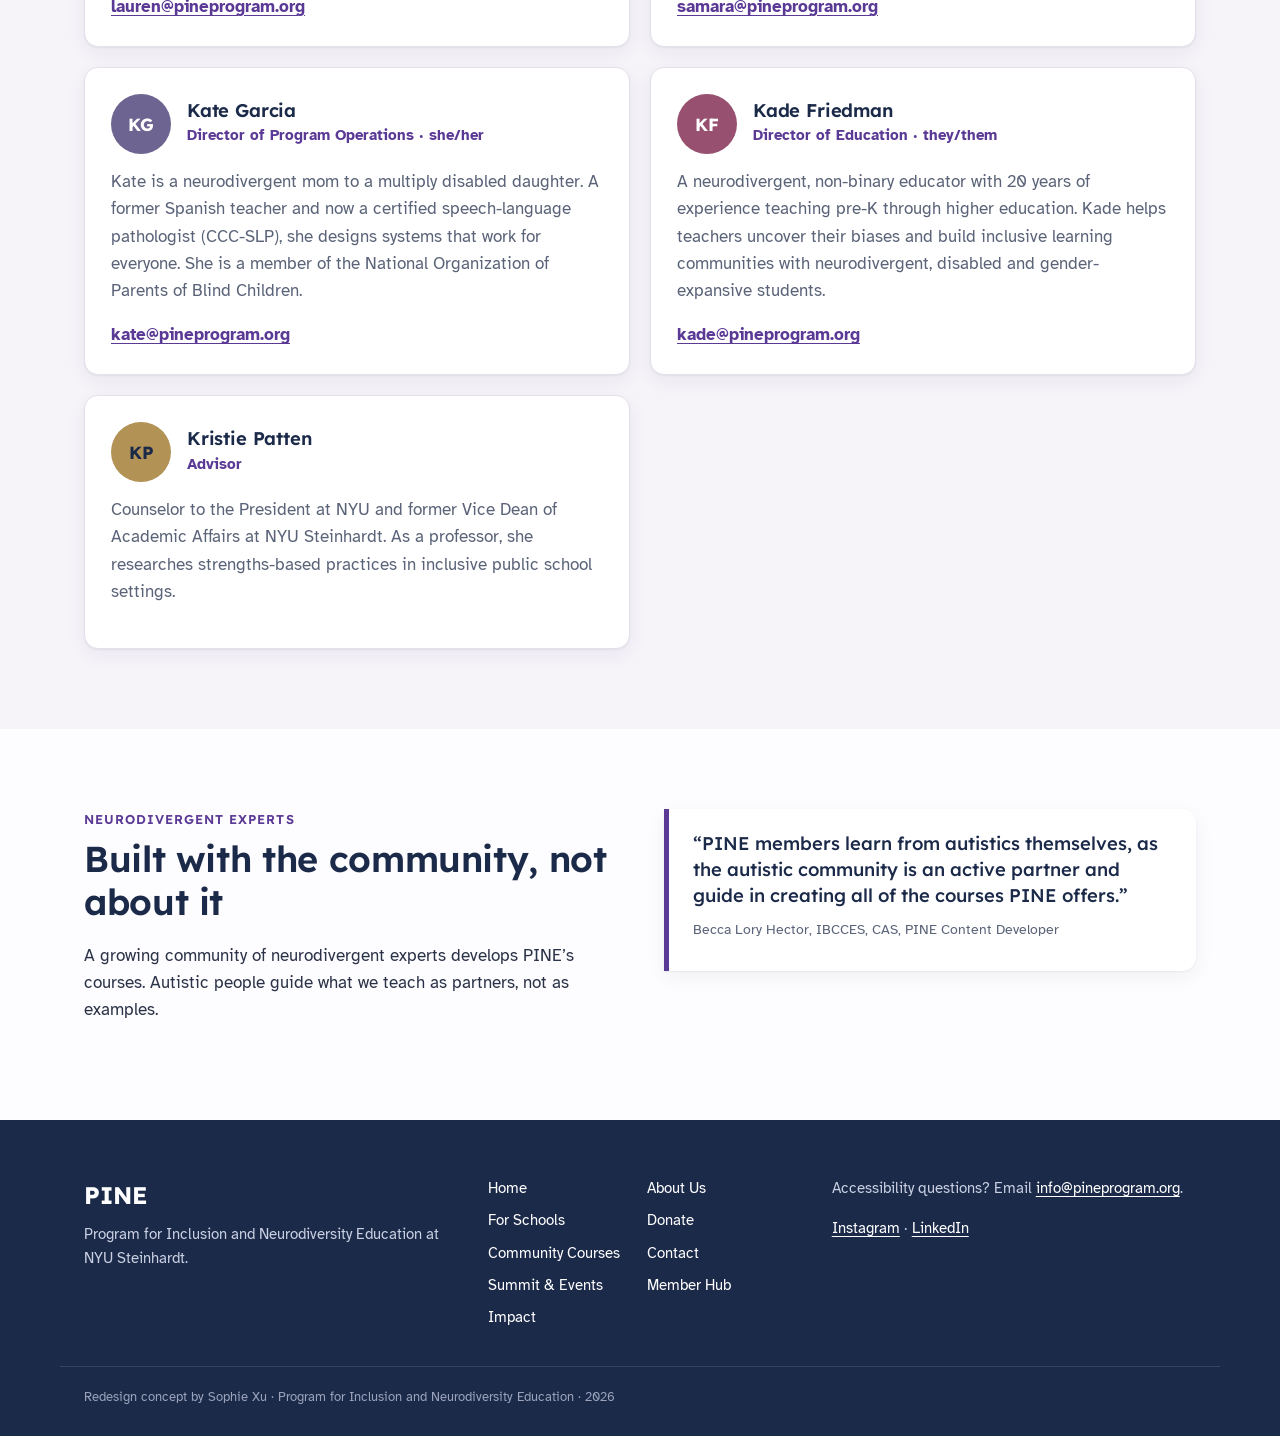
<file: about.html>
<!doctype html>
<html lang="en">
<head>
  <meta charset="utf-8">
  <meta name="viewport" content="width=device-width, initial-scale=1">
  <title>About PINE — PINE (Redesign Concept)</title>
  <meta name="description" content="The people, purpose and values behind the Program for Inclusion and Neurodiversity Education at NYU Steinhardt.">
  <link rel="preconnect" href="https://fonts.googleapis.com">
  <link rel="preconnect" href="https://fonts.gstatic.com" crossorigin>
  <link href="https://fonts.googleapis.com/css2?family=Atkinson+Hyperlegible:wght@400;700&family=Lexend:wght@500;600;700&display=swap" rel="stylesheet">
  <link rel="stylesheet" href="styles.css">
</head>
<body>
  <a class="skip" href="#main">Skip to content</a>

  <div class="concept-bar" role="note">
    Redesign concept based on NYU Usability Lab research (2023 &amp; 2025). Not the official PINE website — visit <a href="https://www.pineprogram.org/">pineprogram.org</a>.
  </div>

  <header class="site-header">
    <div class="wrap header-inner">
      <a class="brand" href="index.html" aria-label="PINE home">
        <svg class="brand-mark" viewBox="0 0 40 40" aria-hidden="true">
          <g fill="currentColor">
            <circle cx="20" cy="6" r="3.2"/><circle cx="12" cy="12" r="3.2"/><circle cx="28" cy="12" r="3.2"/>
            <circle cx="20" cy="15" r="3.2"/><circle cx="8" cy="21" r="3.2"/><circle cx="32" cy="21" r="3.2"/>
            <circle cx="16" cy="23" r="3.2"/><circle cx="24" cy="23" r="3.2"/><circle cx="12" cy="31" r="3.2"/>
            <circle cx="28" cy="31" r="3.2"/><circle cx="20" cy="31" r="3.2"/><circle cx="20" cy="38" r="2"/>
          </g>
        </svg>
        <span class="brand-text"><strong>PINE</strong><small>Program for Inclusion and<br>Neurodiversity Education</small></span>
      </a>

      <button class="nav-toggle" aria-expanded="false" aria-controls="site-nav">
        <span class="sr-only">Menu</span><span class="bars" aria-hidden="true"></span>
      </button>

      <nav id="site-nav" class="site-nav" aria-label="Main">
        <ul>
          <li><a href="accelerator.html">For Schools</a></li>
          <li><a href="community.html">Community Courses</a></li>
          <li><a href="summit.html">Summit &amp; Events</a></li>
          <li><a href="impact.html">Impact</a></li>
          <li><a href="about.html" aria-current="page">About Us</a></li>
        </ul>
        <div class="nav-actions">
          <a class="link-quiet" href="donate.html">Donate</a>
          <a class="link-quiet" href="https://pine.kdp.io/">Member Hub</a>
          <a class="btn btn-primary" href="contact.html">Contact us</a>
        </div>
      </nav>
    </div>
  </header>

  <main id="main">
    <section class="page-hero">
      <div class="wrap page-hero-grid">
        <div>
          <p class="eyebrow">About us</p>
          <h1>The people, purpose and passion behind PINE</h1>
          <p class="lead">PINE helps schools and communities embrace neurodiversity, creating inclusive, accessible and supportive spaces for children wherever they go.</p>
        </div>
        <div class="fact-card">
          <p class="fact-title">Our roots</p>
          <p>PINE is a program of NYU Steinhardt. Our co-founder spent more than a decade building <strong>ASD Nest</strong>, the largest inclusion program for autistic students in the country. Neurodivergent experts help develop every PINE course.</p>
        </div>
      </div>
    </section>

    <section class="section" aria-labelledby="values-title">
      <div class="wrap">
        <div class="section-head">
          <p class="eyebrow">What guides us</p>
          <h2 id="values-title">Our values</h2>
        </div>
        <ul class="values-grid">
          <li class="value v-purple"><h3>Inclusion</h3><p>People of every neurotype feel valued, supported and fully part of their communities.</p></li>
          <li class="value v-blue"><h3>Neurodiversity-affirming practice</h3><p>We celebrate neurodivergent perspectives in every learning and community space.</p></li>
          <li class="value v-red"><h3>Empathy &amp; respect</h3><p>We honor each person’s strengths and lead with understanding.</p></li>
          <li class="value v-yellow"><h3>Equity &amp; accessibility</h3><p>Every learner and community has unique needs that call for responsive support.</p></li>
          <li class="value v-green"><h3>Systemic change</h3><p>We work to take down old barriers so inclusion becomes the foundation.</p></li>
          <li class="value v-purple"><h3>Authentic partnership</h3><p>We put neurodivergent and disabled voices at the heart of the work.</p></li>
        </ul>
      </div>
    </section>

    <section class="section section-tint" aria-labelledby="team-title">
      <div class="wrap">
        <div class="section-head">
          <p class="eyebrow">The PINE team</p>
          <h2 id="team-title">Meet the team</h2>
        </div>
        <div class="team-grid">
          <article class="person">
            <div class="person-head">
              <span class="session-avatar av-purple" aria-hidden="true">LH</span>
              <div><h3>Lauren Hough Williams</h3><p class="role">Executive Director &amp; Co-founder · she/her</p></div>
            </div>
            <p>A neurodiversity and inclusion specialist and former NYC special educator. Lauren spent more than a decade defining and expanding ASD Nest. She partners with neurodivergent experts to shift special education from focusing on deficits to centering strengths.</p>
            <a class="person-mail" href="mailto:lauren@pineprogram.org">lauren@pineprogram.org</a>
          </article>
          <article class="person">
            <div class="person-head">
              <span class="session-avatar av-blue" aria-hidden="true">SS</span>
              <div><h3>Samara Sweig</h3><p class="role">VP of Business Strategy &amp; Operations, Co-founder · she/her</p></div>
            </div>
            <p>Samara has more than 20 years in the nonprofit sector growing programs for wider reach and deeper impact. She also serves as faculty on the Family Advisory Council at Hassenfeld Children’s Hospital at NYU Langone Health.</p>
            <a class="person-mail" href="mailto:samara@pineprogram.org">samara@pineprogram.org</a>
          </article>
          <article class="person">
            <div class="person-head">
              <span class="session-avatar av-green" aria-hidden="true">KG</span>
              <div><h3>Kate Garcia</h3><p class="role">Director of Program Operations · she/her</p></div>
            </div>
            <p>Kate is a neurodivergent mom to a multiply disabled daughter. A former Spanish teacher and now a certified speech-language pathologist (CCC-SLP), she designs systems that work for everyone. She is a member of the National Organization of Parents of Blind Children.</p>
            <a class="person-mail" href="mailto:kate@pineprogram.org">kate@pineprogram.org</a>
          </article>
          <article class="person">
            <div class="person-head">
              <span class="session-avatar av-red" aria-hidden="true">KF</span>
              <div><h3>Kade Friedman</h3><p class="role">Director of Education · they/them</p></div>
            </div>
            <p>A neurodivergent, non-binary educator with 20 years of experience teaching pre-K through higher education. Kade helps teachers uncover their biases and build inclusive learning communities with neurodivergent, disabled and gender-expansive students.</p>
            <a class="person-mail" href="mailto:kade@pineprogram.org">kade@pineprogram.org</a>
          </article>
          <article class="person">
            <div class="person-head">
              <span class="session-avatar av-yellow" aria-hidden="true">KP</span>
              <div><h3>Kristie Patten</h3><p class="role">Advisor</p></div>
            </div>
            <p>Counselor to the President at NYU and former Vice Dean of Academic Affairs at NYU Steinhardt. As a professor, she researches strengths-based practices in inclusive public school settings.</p>
          </article>
        </div>
      </div>
    </section>

    <section class="section" aria-labelledby="experts-title">
      <div class="wrap split">
        <div>
          <p class="eyebrow">Neurodivergent experts</p>
          <h2 id="experts-title">Built with the community, not about it</h2>
          <p>A growing community of neurodivergent experts develops PINE’s courses. Autistic people guide what we teach as partners, not as examples.</p>
        </div>
        <figure class="pull">
          <blockquote><p>“PINE members learn from autistics themselves, as the autistic community is an active partner and guide in creating all of the courses PINE offers.”</p></blockquote>
          <figcaption>Becca Lory Hector, IBCCES, CAS, PINE Content Developer</figcaption>
        </figure>
      </div>
    </section>
  </main>

  <footer class="site-footer">
    <div class="wrap footer-grid">
      <div>
        <p class="footer-brand">PINE</p>
        <p>Program for Inclusion and Neurodiversity Education at NYU Steinhardt.</p>
      </div>
      <nav aria-label="Footer">
        <ul>
          <li><a href="index.html">Home</a></li>
          <li><a href="accelerator.html">For Schools</a></li>
          <li><a href="community.html">Community Courses</a></li>
          <li><a href="summit.html">Summit &amp; Events</a></li>
          <li><a href="impact.html">Impact</a></li>
          <li><a href="about.html">About Us</a></li>
          <li><a href="donate.html">Donate</a></li>
          <li><a href="contact.html">Contact</a></li>
          <li><a href="https://pine.kdp.io/">Member Hub</a></li>
        </ul>
      </nav>
      <div>
        <p>Accessibility questions? Email <a href="mailto:info@pineprogram.org?subject=Accessibility%20Inquiry">info@pineprogram.org</a>.</p>
        <p class="social"><a href="https://www.instagram.com/pineprogram">Instagram</a> · <a href="https://www.linkedin.com/company/pineprogram">LinkedIn</a></p>
      </div>
    </div>
    <p class="wrap footer-note">Redesign concept by Sophie Xu · Program for Inclusion and Neurodiversity Education · 2026</p>
  </footer>

  <script src="site.js"></script>
</body>
</html>
</file>
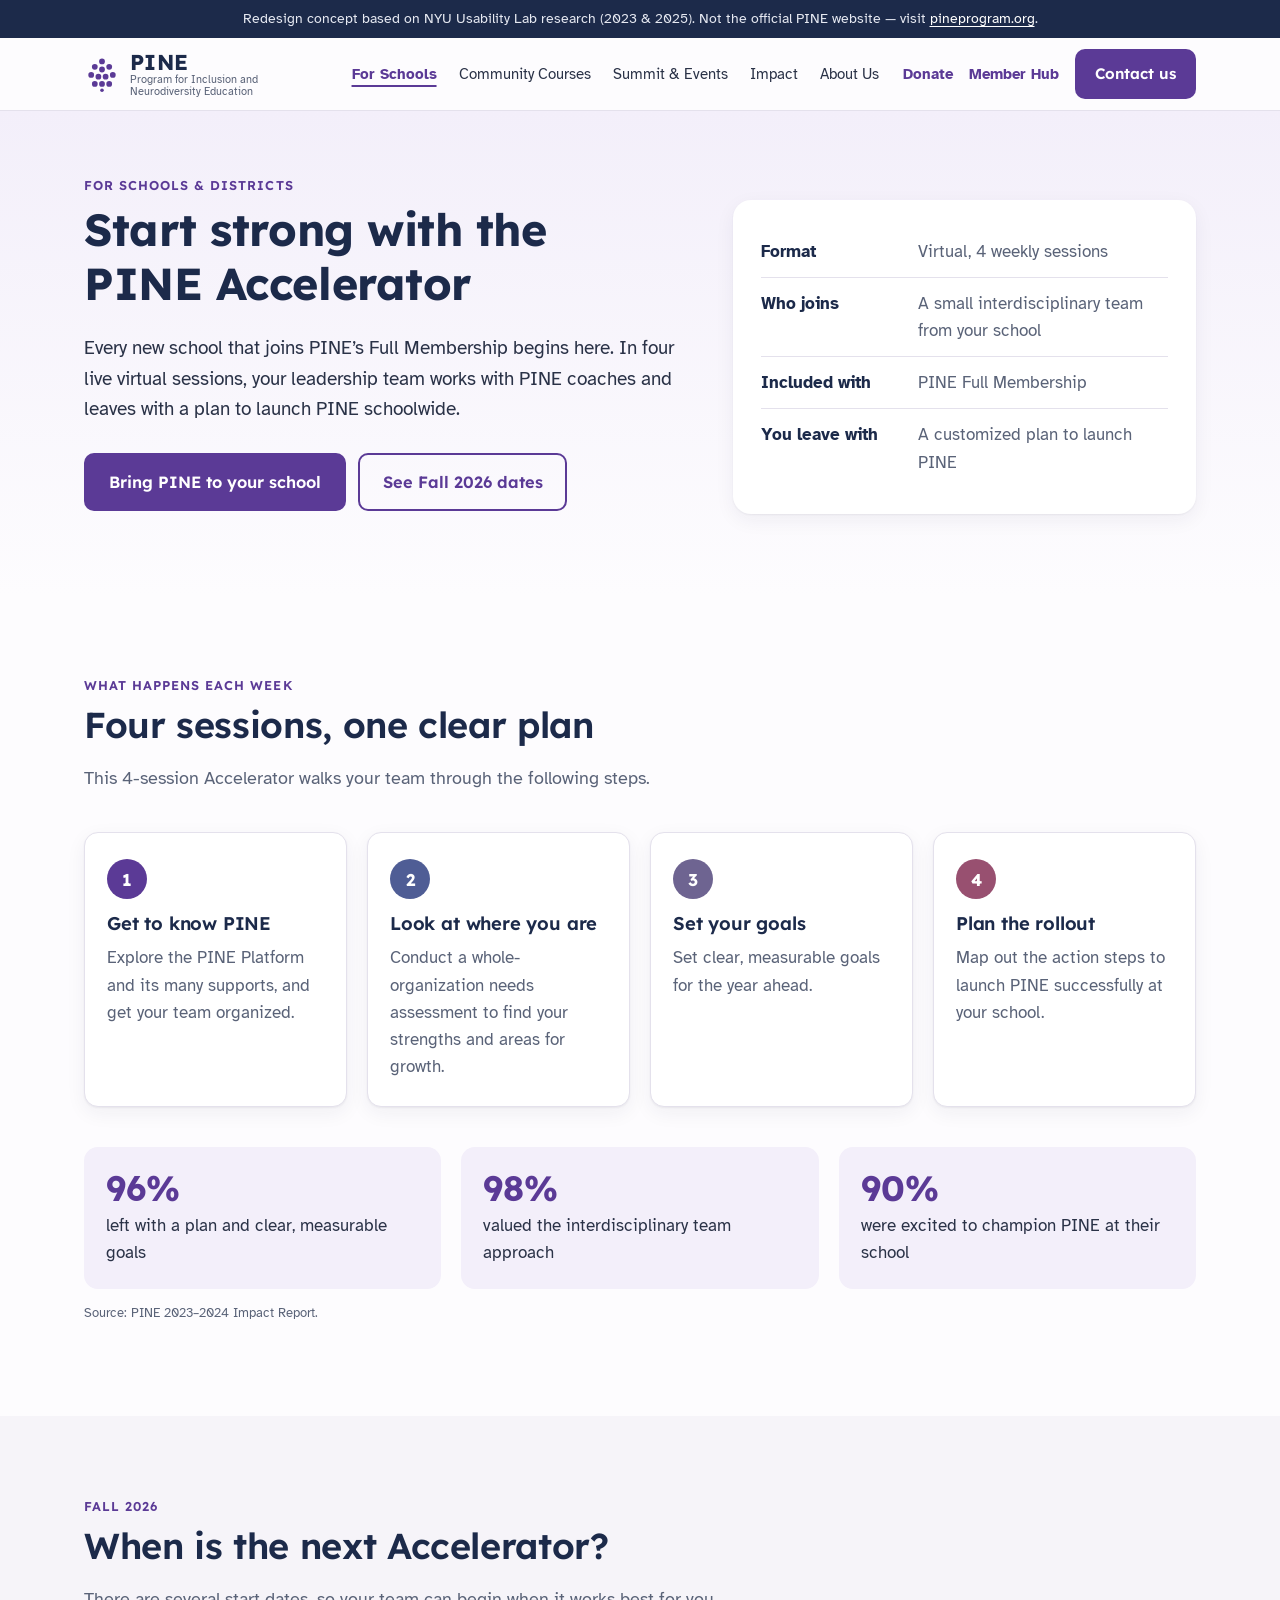
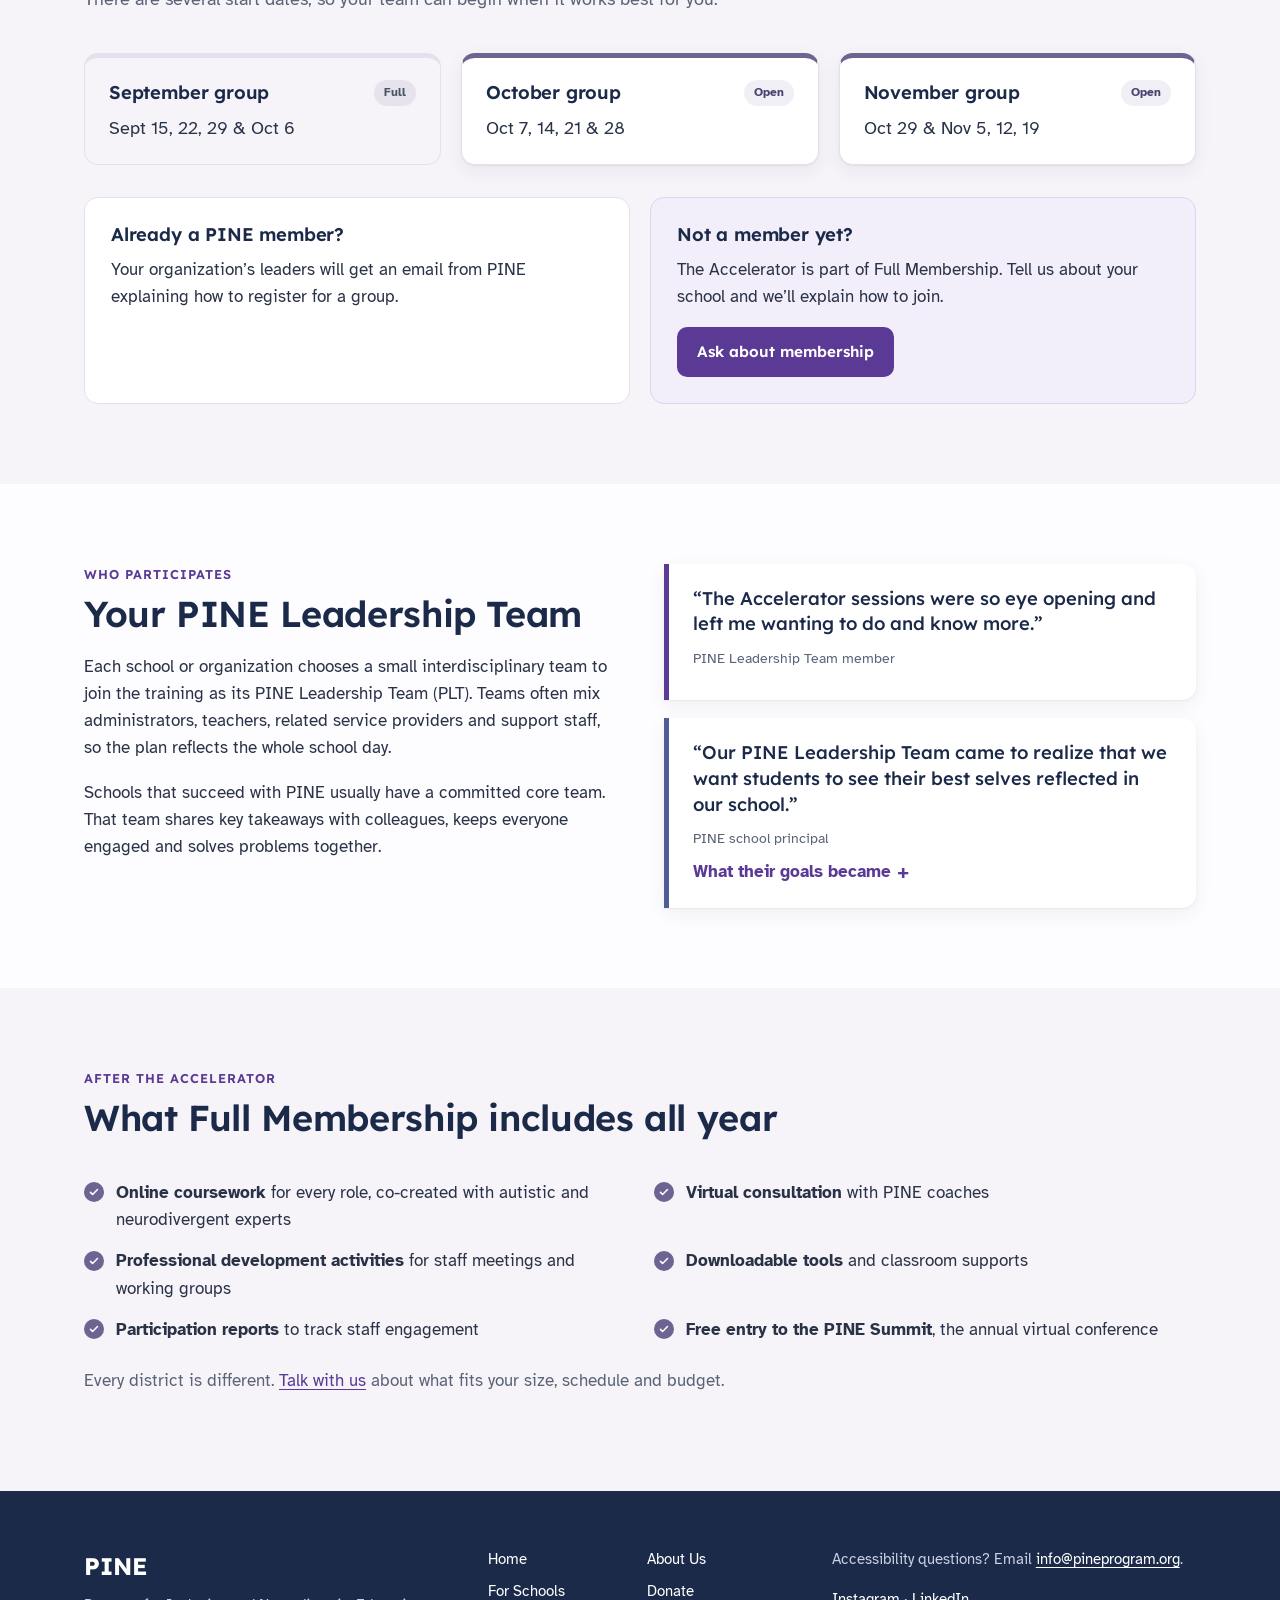
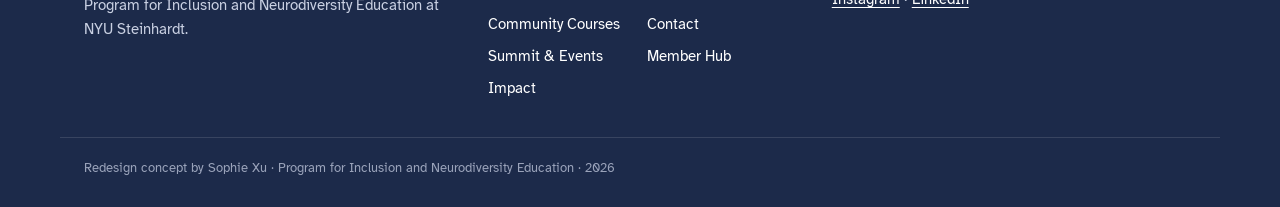
<file: accelerator.html>
<!doctype html>
<html lang="en">
<head>
  <meta charset="utf-8">
  <meta name="viewport" content="width=device-width, initial-scale=1">
  <title>PINE for Schools: Membership &amp; Accelerator — PINE (Redesign Concept)</title>
  <meta name="description" content="How PINE Full Membership and the 4-week Accelerator help school teams plan and launch neurodiversity-affirming practices.">
  <link rel="preconnect" href="https://fonts.googleapis.com">
  <link rel="preconnect" href="https://fonts.gstatic.com" crossorigin>
  <link href="https://fonts.googleapis.com/css2?family=Atkinson+Hyperlegible:wght@400;700&family=Lexend:wght@500;600;700&display=swap" rel="stylesheet">
  <link rel="stylesheet" href="styles.css">
</head>
<body>
  <a class="skip" href="#main">Skip to content</a>

  <div class="concept-bar" role="note">
    Redesign concept based on NYU Usability Lab research (2023 &amp; 2025). Not the official PINE website — visit <a href="https://www.pineprogram.org/">pineprogram.org</a>.
  </div>

  <header class="site-header">
    <div class="wrap header-inner">
      <a class="brand" href="index.html" aria-label="PINE home">
        <svg class="brand-mark" viewBox="0 0 40 40" aria-hidden="true">
          <g fill="currentColor">
            <circle cx="20" cy="6" r="3.2"/><circle cx="12" cy="12" r="3.2"/><circle cx="28" cy="12" r="3.2"/>
            <circle cx="20" cy="15" r="3.2"/><circle cx="8" cy="21" r="3.2"/><circle cx="32" cy="21" r="3.2"/>
            <circle cx="16" cy="23" r="3.2"/><circle cx="24" cy="23" r="3.2"/><circle cx="12" cy="31" r="3.2"/>
            <circle cx="28" cy="31" r="3.2"/><circle cx="20" cy="31" r="3.2"/><circle cx="20" cy="38" r="2"/>
          </g>
        </svg>
        <span class="brand-text"><strong>PINE</strong><small>Program for Inclusion and<br>Neurodiversity Education</small></span>
      </a>

      <button class="nav-toggle" aria-expanded="false" aria-controls="site-nav">
        <span class="sr-only">Menu</span><span class="bars" aria-hidden="true"></span>
      </button>

      <nav id="site-nav" class="site-nav" aria-label="Main">
        <ul>
          <li><a href="accelerator.html" aria-current="page">For Schools</a></li>
          <li><a href="community.html">Community Courses</a></li>
          <li><a href="summit.html">Summit &amp; Events</a></li>
          <li><a href="impact.html">Impact</a></li>
          <li><a href="about.html">About Us</a></li>
        </ul>
        <div class="nav-actions">
          <a class="link-quiet" href="donate.html">Donate</a>
          <a class="link-quiet" href="https://pine.kdp.io/">Member Hub</a>
          <a class="btn btn-primary" href="contact.html">Contact us</a>
        </div>
      </nav>
    </div>
  </header>

  <main id="main">
    <section class="page-hero">
      <div class="wrap page-hero-grid">
        <div>
          <p class="eyebrow">For schools &amp; districts</p>
          <h1>Start strong with the PINE Accelerator</h1>
          <p class="lead">Every new school that joins PINE’s Full Membership begins here. In four live virtual sessions, your leadership team works with PINE coaches and leaves with a plan to launch PINE schoolwide.</p>
          <div class="hero-ctas">
            <a class="btn btn-primary btn-lg" href="contact.html?topic=school">Bring PINE to your school</a>
            <a class="btn btn-ghost btn-lg" href="#dates">See Fall 2026 dates</a>
          </div>
        </div>
        <dl class="fact-card">
          <div><dt>Format</dt><dd>Virtual, 4 weekly sessions</dd></div>
          <div><dt>Who joins</dt><dd>A small interdisciplinary team from your school</dd></div>
          <div><dt>Included with</dt><dd>PINE Full Membership</dd></div>
          <div><dt>You leave with</dt><dd>A customized plan to launch PINE</dd></div>
        </dl>
      </div>
    </section>

    <section class="section" aria-labelledby="weeks-title">
      <div class="wrap">
        <div class="section-head">
          <p class="eyebrow">What happens each week</p>
          <h2 id="weeks-title">Four sessions, one clear plan</h2>
          <p class="section-sub">This 4-session Accelerator walks your team through the following steps.</p>
        </div>
        <ol class="steps">
          <li class="step">
            <span class="step-num" aria-hidden="true">1</span>
            <h3>Get to know PINE</h3>
            <p>Explore the PINE Platform and its many supports, and get your team organized.</p>
          </li>
          <li class="step">
            <span class="step-num" aria-hidden="true">2</span>
            <h3>Look at where you are</h3>
            <p>Conduct a whole-organization needs assessment to find your strengths and areas for growth.</p>
          </li>
          <li class="step">
            <span class="step-num" aria-hidden="true">3</span>
            <h3>Set your goals</h3>
            <p>Set clear, measurable goals for the year ahead.</p>
          </li>
          <li class="step">
            <span class="step-num" aria-hidden="true">4</span>
            <h3>Plan the rollout</h3>
            <p>Map out the action steps to launch PINE successfully at your school.</p>
          </li>
        </ol>
        <dl class="mini-stats">
          <div><dt>96%</dt><dd>left with a plan and clear, measurable goals</dd></div>
          <div><dt>98%</dt><dd>valued the interdisciplinary team approach</dd></div>
          <div><dt>90%</dt><dd>were excited to champion PINE at their school</dd></div>
        </dl>
        <p class="source">Source: PINE 2023–2024 Impact Report.</p>
      </div>
    </section>

    <section class="section section-tint" id="dates" aria-labelledby="dates-title">
      <div class="wrap">
        <div class="section-head">
          <p class="eyebrow">Fall 2026</p>
          <h2 id="dates-title">When is the next Accelerator?</h2>
          <p class="section-sub">There are several start dates, so your team can begin when it works best for you.</p>
        </div>
        <ul class="date-grid">
          <li class="date-card is-full">
            <div class="date-top"><h3>September group</h3><span class="badge badge-full">Full</span></div>
            <p>Sept 15, 22, 29 &amp; Oct 6</p>
          </li>
          <li class="date-card">
            <div class="date-top"><h3>October group</h3><span class="badge">Open</span></div>
            <p>Oct 7, 14, 21 &amp; 28</p>
          </li>
          <li class="date-card">
            <div class="date-top"><h3>November group</h3><span class="badge">Open</span></div>
            <p>Oct 29 &amp; Nov 5, 12, 19</p>
          </li>
        </ul>
        <div class="callouts">
          <div class="callout">
            <h3>Already a PINE member?</h3>
            <p>Your organization’s leaders will get an email from PINE explaining how to register for a group.</p>
          </div>
          <div class="callout callout-accent">
            <h3>Not a member yet?</h3>
            <p>The Accelerator is part of Full Membership. Tell us about your school and we’ll explain how to join.</p>
            <a class="btn btn-primary" href="contact.html?topic=school">Ask about membership</a>
          </div>
        </div>
      </div>
    </section>

    <section class="section" aria-labelledby="plt-title">
      <div class="wrap split">
        <div>
          <p class="eyebrow">Who participates</p>
          <h2 id="plt-title">Your PINE Leadership Team</h2>
          <p>Each school or organization chooses a small interdisciplinary team to join the training as its PINE Leadership Team (PLT). Teams often mix administrators, teachers, related service providers and support staff, so the plan reflects the whole school day.</p>
          <p>Schools that succeed with PINE usually have a committed core team. That team shares key takeaways with colleagues, keeps everyone engaged and solves problems together.</p>
        </div>
        <div class="quote-stack">
          <figure class="pull">
            <blockquote><p>“The Accelerator sessions were so eye opening and left me wanting to do and know more.”</p></blockquote>
            <figcaption>PINE Leadership Team member</figcaption>
          </figure>
          <figure class="pull pull-blue">
            <blockquote><p>“Our PINE Leadership Team came to realize that we want students to see their best selves reflected in our school.”</p></blockquote>
            <figcaption>PINE school principal</figcaption>
            <details class="more">
              <summary>What their goals became</summary>
              <p>The team set goals to improve how information flows between specialists and teachers, center neurodiversity in their planning and spaces, and build a community where neurodivergent students feel accepted and valued.</p>
            </details>
          </figure>
        </div>
      </div>
    </section>

    <section class="section section-tint" aria-labelledby="member-title">
      <div class="wrap">
        <div class="section-head">
          <p class="eyebrow">After the Accelerator</p>
          <h2 id="member-title">What Full Membership includes all year</h2>
        </div>
        <ul class="check-grid">
          <li><strong>Online coursework</strong> for every role, co-created with autistic and neurodivergent experts</li>
          <li><strong>Virtual consultation</strong> with PINE coaches</li>
          <li><strong>Professional development activities</strong> for staff meetings and working groups</li>
          <li><strong>Downloadable tools</strong> and classroom supports</li>
          <li><strong>Participation reports</strong> to track staff engagement</li>
          <li><strong>Free entry to the PINE Summit</strong>, the annual virtual conference</li>
        </ul>
        <p class="note">Every district is different. <a href="contact.html?topic=school">Talk with us</a> about what fits your size, schedule and budget.</p>
      </div>
    </section>
  </main>

  <footer class="site-footer">
    <div class="wrap footer-grid">
      <div>
        <p class="footer-brand">PINE</p>
        <p>Program for Inclusion and Neurodiversity Education at NYU Steinhardt.</p>
      </div>
      <nav aria-label="Footer">
        <ul>
          <li><a href="index.html">Home</a></li>
          <li><a href="accelerator.html">For Schools</a></li>
          <li><a href="community.html">Community Courses</a></li>
          <li><a href="summit.html">Summit &amp; Events</a></li>
          <li><a href="impact.html">Impact</a></li>
          <li><a href="about.html">About Us</a></li>
          <li><a href="donate.html">Donate</a></li>
          <li><a href="contact.html">Contact</a></li>
          <li><a href="https://pine.kdp.io/">Member Hub</a></li>
        </ul>
      </nav>
      <div>
        <p>Accessibility questions? Email <a href="mailto:info@pineprogram.org?subject=Accessibility%20Inquiry">info@pineprogram.org</a>.</p>
        <p class="social"><a href="https://www.instagram.com/pineprogram">Instagram</a> · <a href="https://www.linkedin.com/company/pineprogram">LinkedIn</a></p>
      </div>
    </div>
    <p class="wrap footer-note">Redesign concept by Sophie Xu · Program for Inclusion and Neurodiversity Education · 2026</p>
  </footer>

  <script src="site.js"></script>
</body>
</html>
</file>
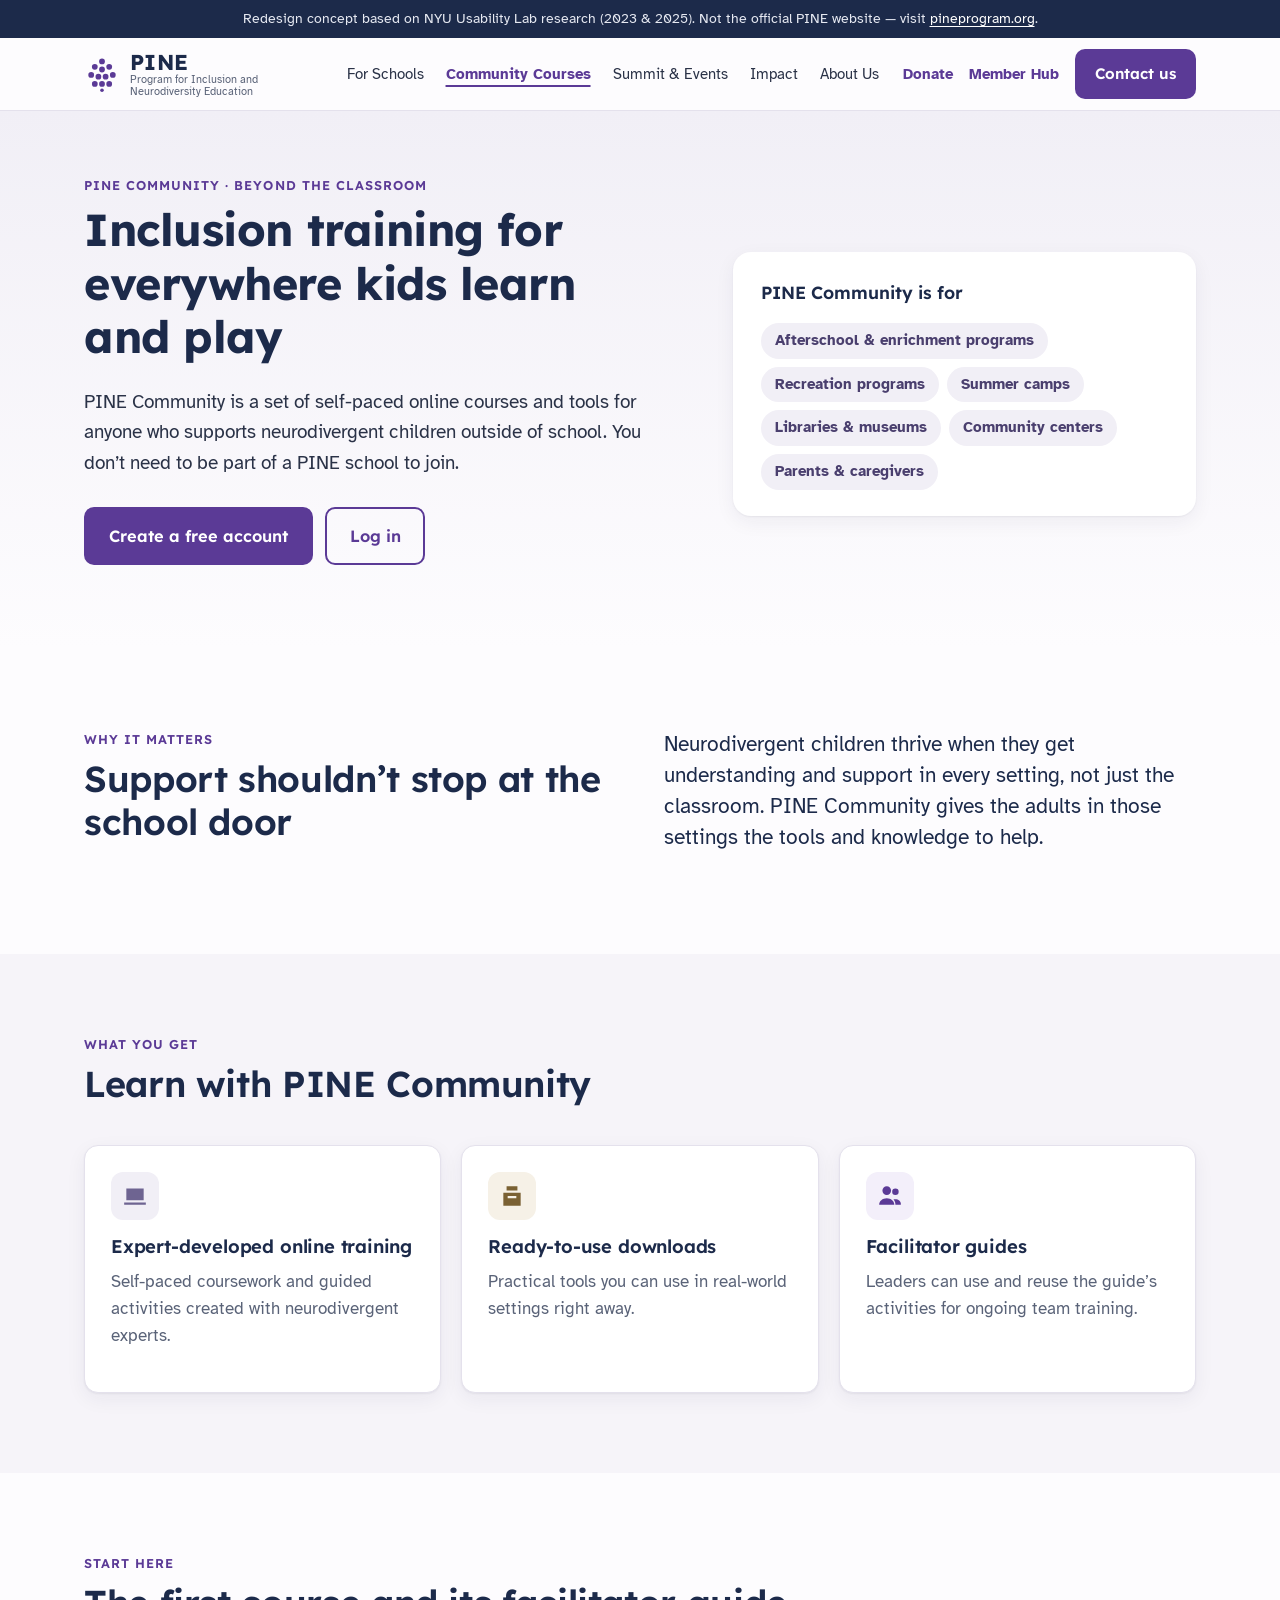
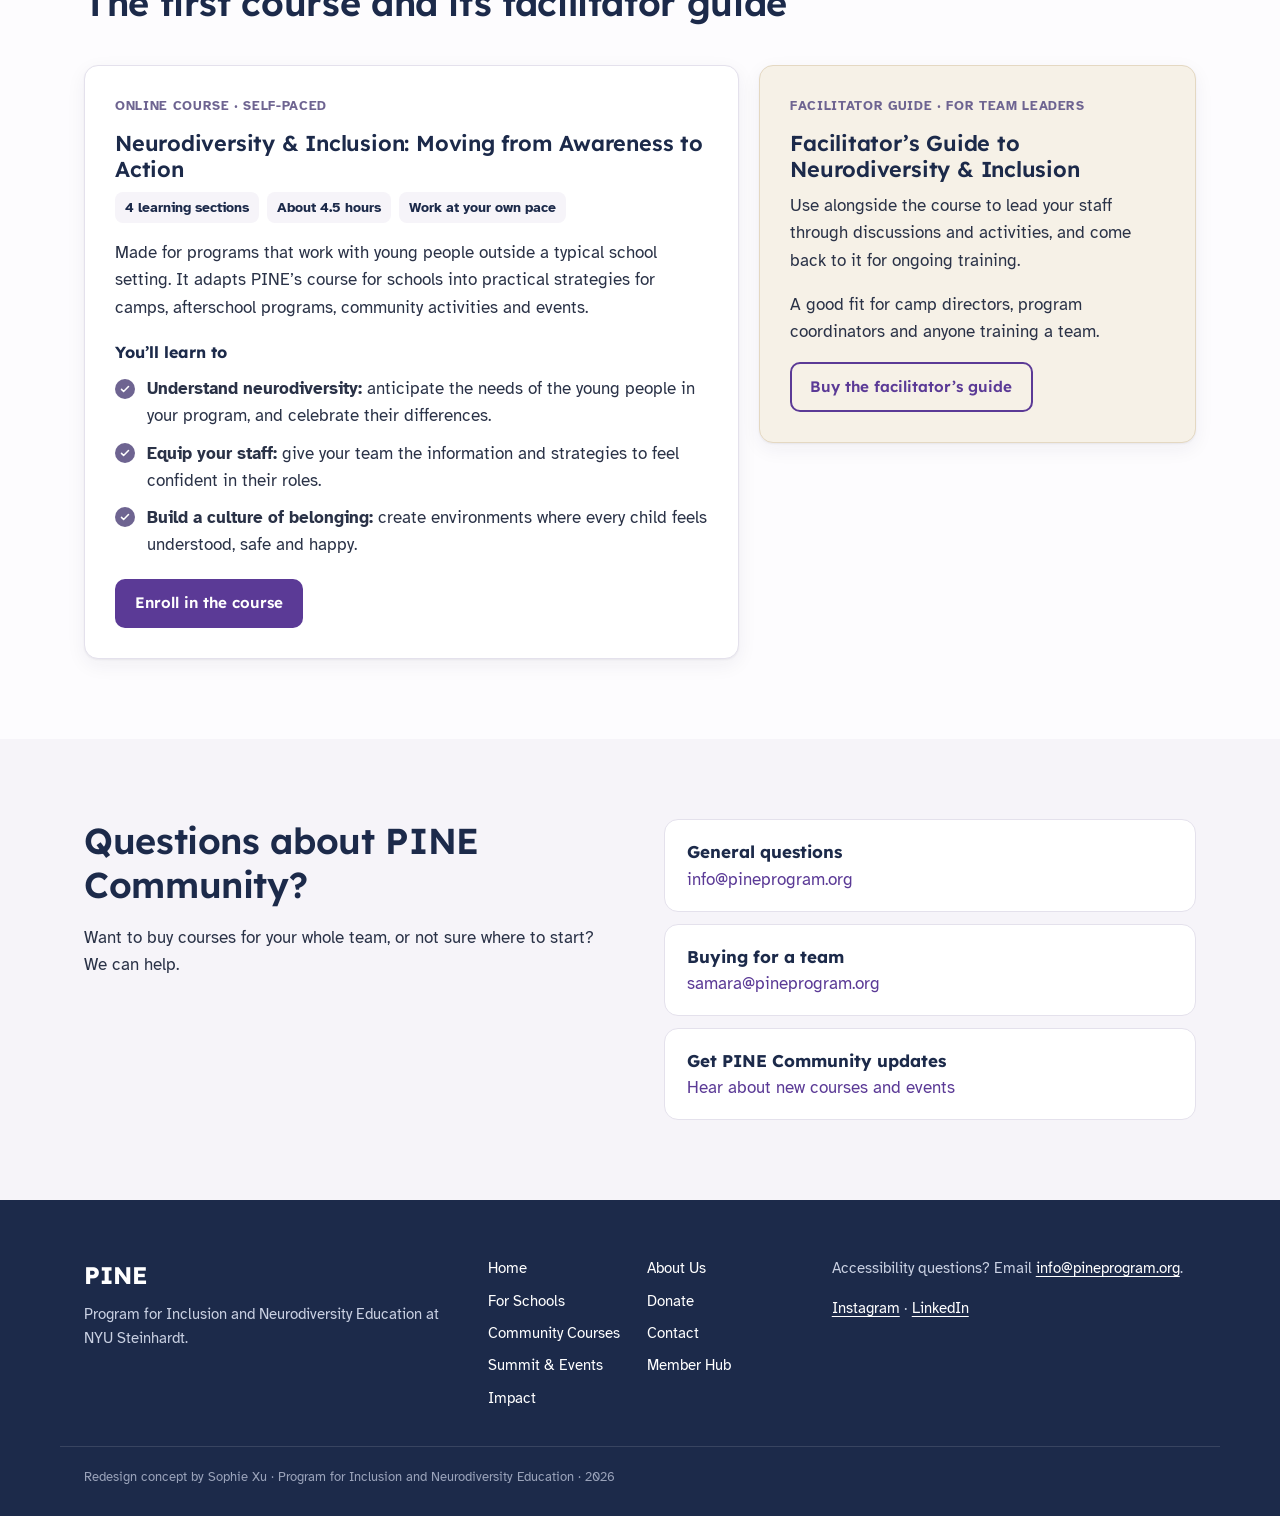
<file: community.html>
<!doctype html>
<html lang="en">
<head>
  <meta charset="utf-8">
  <meta name="viewport" content="width=device-width, initial-scale=1">
  <title>PINE Community: Courses for Camps, Afterschool &amp; Families — PINE (Redesign Concept)</title>
  <meta name="description" content="Self-paced neurodiversity and inclusion courses for afterschool programs, camps, libraries, museums, community centers, parents and caregivers.">
  <link rel="preconnect" href="https://fonts.googleapis.com">
  <link rel="preconnect" href="https://fonts.gstatic.com" crossorigin>
  <link href="https://fonts.googleapis.com/css2?family=Atkinson+Hyperlegible:wght@400;700&family=Lexend:wght@500;600;700&display=swap" rel="stylesheet">
  <link rel="stylesheet" href="styles.css">
</head>
<body>
  <a class="skip" href="#main">Skip to content</a>

  <div class="concept-bar" role="note">
    Redesign concept based on NYU Usability Lab research (2023 &amp; 2025). Not the official PINE website — visit <a href="https://www.pineprogram.org/">pineprogram.org</a>.
  </div>

  <header class="site-header">
    <div class="wrap header-inner">
      <a class="brand" href="index.html" aria-label="PINE home">
        <svg class="brand-mark" viewBox="0 0 40 40" aria-hidden="true">
          <g fill="currentColor">
            <circle cx="20" cy="6" r="3.2"/><circle cx="12" cy="12" r="3.2"/><circle cx="28" cy="12" r="3.2"/>
            <circle cx="20" cy="15" r="3.2"/><circle cx="8" cy="21" r="3.2"/><circle cx="32" cy="21" r="3.2"/>
            <circle cx="16" cy="23" r="3.2"/><circle cx="24" cy="23" r="3.2"/><circle cx="12" cy="31" r="3.2"/>
            <circle cx="28" cy="31" r="3.2"/><circle cx="20" cy="31" r="3.2"/><circle cx="20" cy="38" r="2"/>
          </g>
        </svg>
        <span class="brand-text"><strong>PINE</strong><small>Program for Inclusion and<br>Neurodiversity Education</small></span>
      </a>

      <button class="nav-toggle" aria-expanded="false" aria-controls="site-nav">
        <span class="sr-only">Menu</span><span class="bars" aria-hidden="true"></span>
      </button>

      <nav id="site-nav" class="site-nav" aria-label="Main">
        <ul>
          <li><a href="accelerator.html">For Schools</a></li>
          <li><a href="community.html" aria-current="page">Community Courses</a></li>
          <li><a href="summit.html">Summit &amp; Events</a></li>
          <li><a href="impact.html">Impact</a></li>
          <li><a href="about.html">About Us</a></li>
        </ul>
        <div class="nav-actions">
          <a class="link-quiet" href="donate.html">Donate</a>
          <a class="link-quiet" href="https://pine.kdp.io/">Member Hub</a>
          <a class="btn btn-primary" href="contact.html">Contact us</a>
        </div>
      </nav>
    </div>
  </header>

  <main id="main">
    <section class="page-hero hero-green">
      <div class="wrap page-hero-grid">
        <div>
          <p class="eyebrow">PINE Community · Beyond the classroom</p>
          <h1>Inclusion training for everywhere kids learn and play</h1>
          <p class="lead">PINE Community is a set of self-paced online courses and tools for anyone who supports neurodivergent children outside of school. You don’t need to be part of a PINE school to join.</p>
          <div class="hero-ctas">
            <a class="btn btn-primary btn-lg" href="https://pine.kdp.io/public-catalog/">Create a free account</a>
            <a class="btn btn-ghost btn-lg" href="https://pine.kdp.io/">Log in</a>
          </div>
        </div>
        <div class="fact-card">
          <p class="fact-title">PINE Community is for</p>
          <ul class="pill-list">
            <li>Afterschool &amp; enrichment programs</li>
            <li>Recreation programs</li>
            <li>Summer camps</li>
            <li>Libraries &amp; museums</li>
            <li>Community centers</li>
            <li>Parents &amp; caregivers</li>
          </ul>
        </div>
      </div>
    </section>

    <section class="section" aria-labelledby="why-title">
      <div class="wrap split">
        <div>
          <p class="eyebrow">Why it matters</p>
          <h2 id="why-title">Support shouldn’t stop at the school door</h2>
        </div>
        <div>
          <p class="big">Neurodivergent children thrive when they get understanding and support in every setting, not just the classroom. PINE Community gives the adults in those settings the tools and knowledge to help.</p>
        </div>
      </div>
    </section>

    <section class="section section-tint" aria-labelledby="offer-title">
      <div class="wrap">
        <div class="section-head">
          <p class="eyebrow">What you get</p>
          <h2 id="offer-title">Learn with PINE Community</h2>
        </div>
        <ul class="offer-grid">
          <li class="offer-card">
            <span class="offer-icon c-green" aria-hidden="true"><svg viewBox="0 0 24 24"><path d="M4 5h16v11H4zM2 18h20v2H2z"/></svg></span>
            <h3>Expert-developed online training</h3>
            <p>Self-paced coursework and guided activities created with neurodivergent experts.</p>
          </li>
          <li class="offer-card">
            <span class="offer-icon c-yellow" aria-hidden="true"><svg viewBox="0 0 24 24"><path d="M7 3h10v4H7zM4 9h16v12H4zm4 3v2h8v-2H8Z"/></svg></span>
            <h3>Ready-to-use downloads</h3>
            <p>Practical tools you can use in real-world settings right away.</p>
          </li>
          <li class="offer-card">
            <span class="offer-icon c-purple" aria-hidden="true"><svg viewBox="0 0 24 24"><path d="M9 11a4 4 0 1 0 0-8 4 4 0 0 0 0 8ZM2 20c0-3.3 3.1-6 7-6s7 2.7 7 6H2Zm15-9a3 3 0 1 0 0-6 3 3 0 0 0 0 6Zm0 9c0-1.9-.7-3.6-1.8-4.9.6-.1 1.2-.1 1.8-.1 2.8 0 5 1.8 5 4v1h-5Z"/></svg></span>
            <h3>Facilitator guides</h3>
            <p>Leaders can use and reuse the guide’s activities for ongoing team training.</p>
          </li>
        </ul>
      </div>
    </section>

    <section class="section" aria-labelledby="start-title">
      <div class="wrap">
        <div class="section-head">
          <p class="eyebrow">Start here</p>
          <h2 id="start-title">The first course and its facilitator guide</h2>
        </div>
        <div class="product-grid">
          <article class="product">
            <p class="product-type">Online course · Self-paced</p>
            <h3>Neurodiversity &amp; Inclusion: Moving from Awareness to Action</h3>
            <ul class="meta-row" aria-label="Course details">
              <li>4 learning sections</li>
              <li>About 4.5 hours</li>
              <li>Work at your own pace</li>
            </ul>
            <p>Made for programs that work with young people outside a typical school setting. It adapts PINE’s course for schools into practical strategies for camps, afterschool programs, community activities and events.</p>
            <h4>You’ll learn to</h4>
            <ul class="ticks">
              <li><strong>Understand neurodiversity:</strong> anticipate the needs of the young people in your program, and celebrate their differences.</li>
              <li><strong>Equip your staff:</strong> give your team the information and strategies to feel confident in their roles.</li>
              <li><strong>Build a culture of belonging:</strong> create environments where every child feels understood, safe and happy.</li>
            </ul>
            <a class="btn btn-primary" href="https://pine.kdp.io/public-catalog/products/23">Enroll in the course</a>
          </article>
          <article class="product product-alt">
            <p class="product-type">Facilitator guide · For team leaders</p>
            <h3>Facilitator’s Guide to Neurodiversity &amp; Inclusion</h3>
            <p>Use alongside the course to lead your staff through discussions and activities, and come back to it for ongoing training.</p>
            <p>A good fit for camp directors, program coordinators and anyone training a team.</p>
            <a class="btn btn-ghost" href="https://pine.kdp.io/public-catalog/products/24">Buy the facilitator’s guide</a>
          </article>
        </div>
      </div>
    </section>

    <section class="section section-tint" aria-labelledby="q-title">
      <div class="wrap split">
        <div>
          <h2 id="q-title">Questions about PINE Community?</h2>
          <p>Want to buy courses for your whole team, or not sure where to start? We can help.</p>
        </div>
        <div class="contact-cards">
          <a class="contact-card" href="mailto:info@pineprogram.org"><strong>General questions</strong><span>info@pineprogram.org</span></a>
          <a class="contact-card" href="mailto:samara@pineprogram.org?subject=PINE%20Community%20team%20purchase"><strong>Buying for a team</strong><span>samara@pineprogram.org</span></a>
          <a class="contact-card" href="contact.html?topic=community"><strong>Get PINE Community updates</strong><span>Hear about new courses and events</span></a>
        </div>
      </div>
    </section>
  </main>

  <footer class="site-footer">
    <div class="wrap footer-grid">
      <div>
        <p class="footer-brand">PINE</p>
        <p>Program for Inclusion and Neurodiversity Education at NYU Steinhardt.</p>
      </div>
      <nav aria-label="Footer">
        <ul>
          <li><a href="index.html">Home</a></li>
          <li><a href="accelerator.html">For Schools</a></li>
          <li><a href="community.html">Community Courses</a></li>
          <li><a href="summit.html">Summit &amp; Events</a></li>
          <li><a href="impact.html">Impact</a></li>
          <li><a href="about.html">About Us</a></li>
          <li><a href="donate.html">Donate</a></li>
          <li><a href="contact.html">Contact</a></li>
          <li><a href="https://pine.kdp.io/">Member Hub</a></li>
        </ul>
      </nav>
      <div>
        <p>Accessibility questions? Email <a href="mailto:info@pineprogram.org?subject=Accessibility%20Inquiry">info@pineprogram.org</a>.</p>
        <p class="social"><a href="https://www.instagram.com/pineprogram">Instagram</a> · <a href="https://www.linkedin.com/company/pineprogram">LinkedIn</a></p>
      </div>
    </div>
    <p class="wrap footer-note">Redesign concept by Sophie Xu · Program for Inclusion and Neurodiversity Education · 2026</p>
  </footer>

  <script src="site.js"></script>
</body>
</html>
</file>
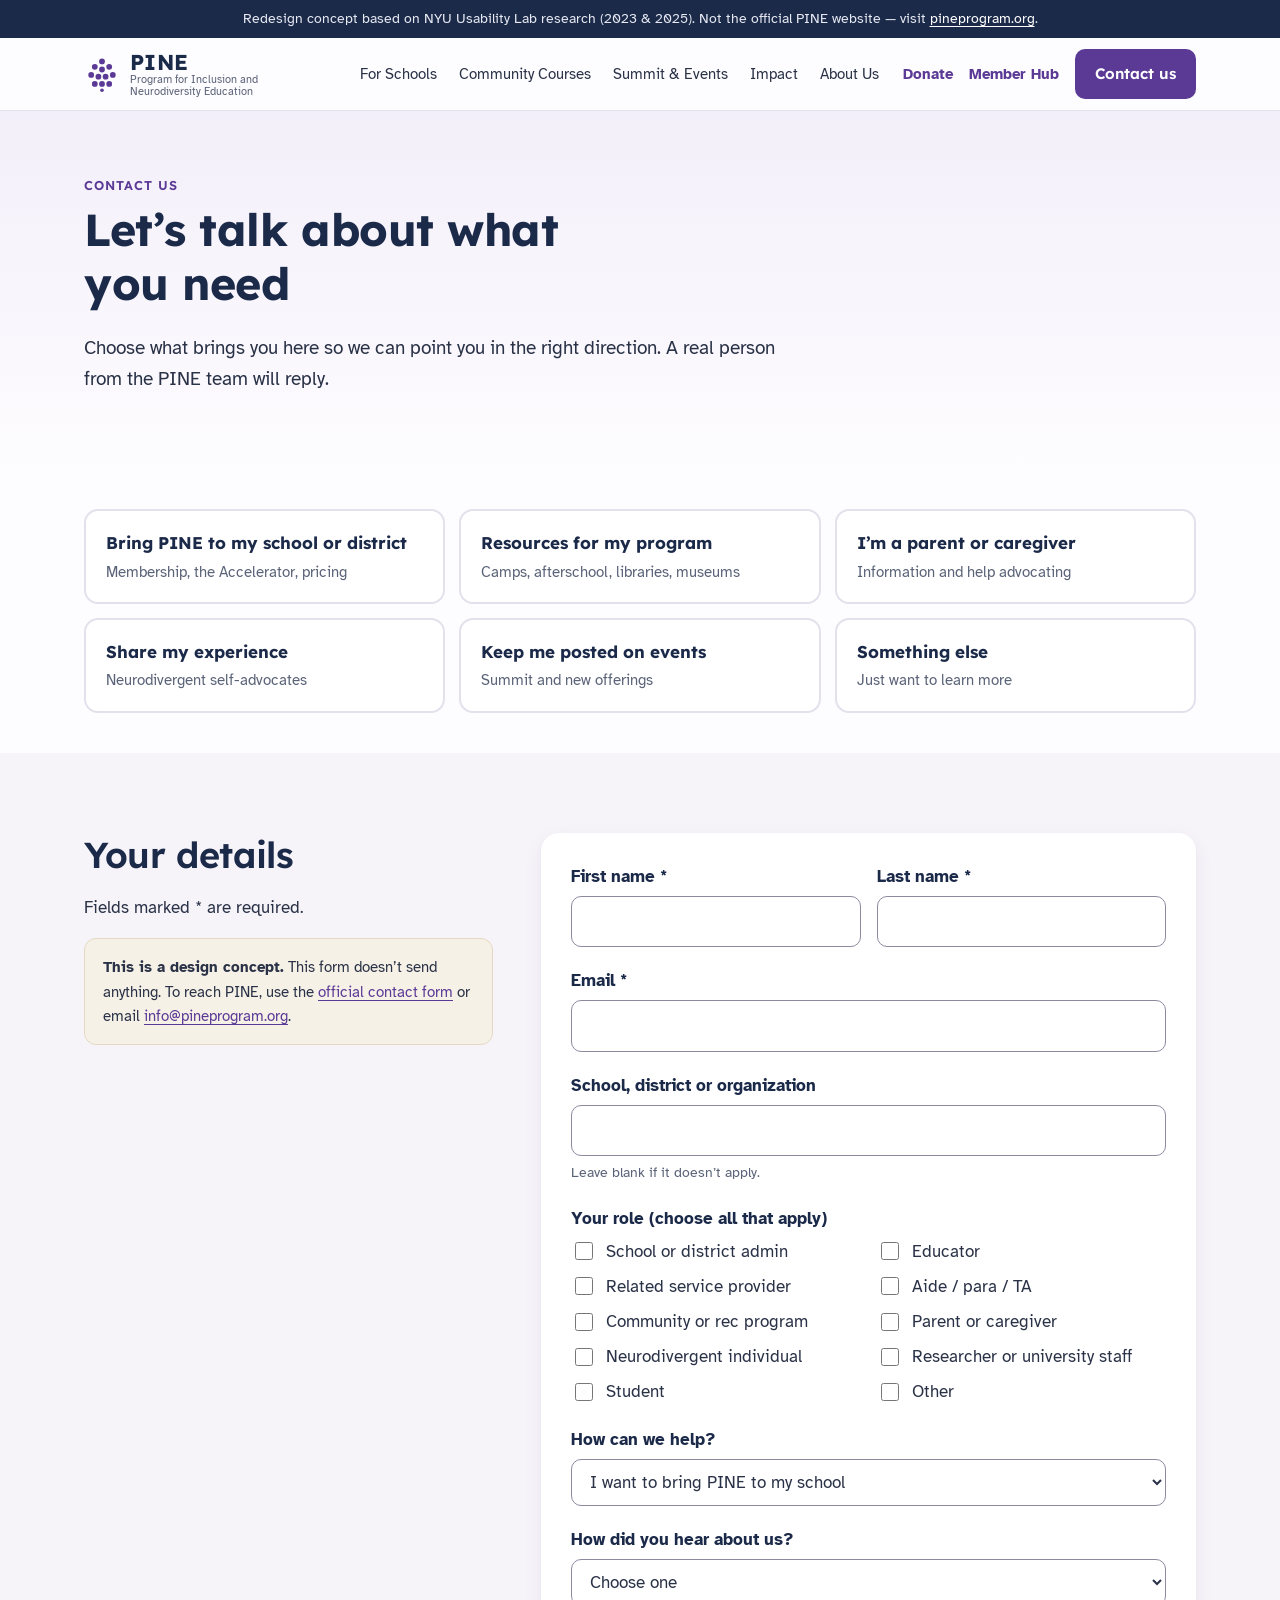
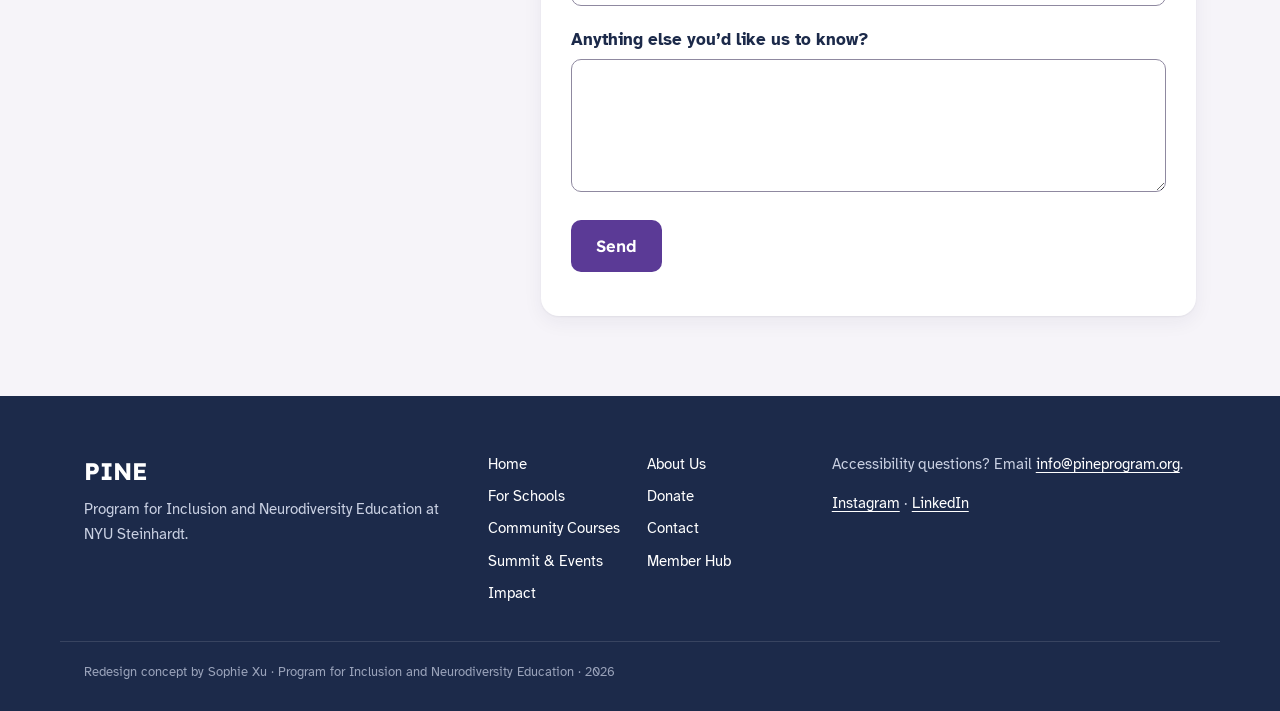
<file: contact.html>
<!doctype html>
<html lang="en">
<head>
  <meta charset="utf-8">
  <meta name="viewport" content="width=device-width, initial-scale=1">
  <title>Contact PINE — PINE (Redesign Concept)</title>
  <meta name="description" content="Tell PINE about yourself and how we can help — bringing PINE to your school, community program resources, parent information or event updates.">
  <link rel="preconnect" href="https://fonts.googleapis.com">
  <link rel="preconnect" href="https://fonts.gstatic.com" crossorigin>
  <link href="https://fonts.googleapis.com/css2?family=Atkinson+Hyperlegible:wght@400;700&family=Lexend:wght@500;600;700&display=swap" rel="stylesheet">
  <link rel="stylesheet" href="styles.css">
</head>
<body>
  <a class="skip" href="#main">Skip to content</a>

  <div class="concept-bar" role="note">
    Redesign concept based on NYU Usability Lab research (2023 &amp; 2025). Not the official PINE website — visit <a href="https://www.pineprogram.org/">pineprogram.org</a>.
  </div>

  <header class="site-header">
    <div class="wrap header-inner">
      <a class="brand" href="index.html" aria-label="PINE home">
        <svg class="brand-mark" viewBox="0 0 40 40" aria-hidden="true">
          <g fill="currentColor">
            <circle cx="20" cy="6" r="3.2"/><circle cx="12" cy="12" r="3.2"/><circle cx="28" cy="12" r="3.2"/>
            <circle cx="20" cy="15" r="3.2"/><circle cx="8" cy="21" r="3.2"/><circle cx="32" cy="21" r="3.2"/>
            <circle cx="16" cy="23" r="3.2"/><circle cx="24" cy="23" r="3.2"/><circle cx="12" cy="31" r="3.2"/>
            <circle cx="28" cy="31" r="3.2"/><circle cx="20" cy="31" r="3.2"/><circle cx="20" cy="38" r="2"/>
          </g>
        </svg>
        <span class="brand-text"><strong>PINE</strong><small>Program for Inclusion and<br>Neurodiversity Education</small></span>
      </a>

      <button class="nav-toggle" aria-expanded="false" aria-controls="site-nav">
        <span class="sr-only">Menu</span><span class="bars" aria-hidden="true"></span>
      </button>

      <nav id="site-nav" class="site-nav" aria-label="Main">
        <ul>
          <li><a href="accelerator.html">For Schools</a></li>
          <li><a href="community.html">Community Courses</a></li>
          <li><a href="summit.html">Summit &amp; Events</a></li>
          <li><a href="impact.html">Impact</a></li>
          <li><a href="about.html">About Us</a></li>
        </ul>
        <div class="nav-actions">
          <a class="link-quiet" href="donate.html">Donate</a>
          <a class="link-quiet" href="https://pine.kdp.io/">Member Hub</a>
          <a class="btn btn-primary" href="contact.html">Contact us</a>
        </div>
      </nav>
    </div>
  </header>

  <main id="main">
    <section class="page-hero">
      <div class="wrap">
        <p class="eyebrow">Contact us</p>
        <h1>Let’s talk about what you need</h1>
        <p class="lead">Choose what brings you here so we can point you in the right direction. A real person from the PINE team will reply.</p>
      </div>
    </section>

    <section class="section section-tight" aria-labelledby="paths-title">
      <div class="wrap">
        <h2 id="paths-title" class="sr-only">What can we help with?</h2>
        <ul class="path-grid" role="list">
          <li><button class="path" type="button" data-topic="school" aria-pressed="false"><strong>Bring PINE to my school or district</strong><span>Membership, the Accelerator, pricing</span></button></li>
          <li><button class="path" type="button" data-topic="community" aria-pressed="false"><strong>Resources for my program</strong><span>Camps, afterschool, libraries, museums</span></button></li>
          <li><button class="path" type="button" data-topic="parent" aria-pressed="false"><strong>I’m a parent or caregiver</strong><span>Information and help advocating</span></button></li>
          <li><button class="path" type="button" data-topic="advocate" aria-pressed="false"><strong>Share my experience</strong><span>Neurodivergent self-advocates</span></button></li>
          <li><button class="path" type="button" data-topic="events" aria-pressed="false"><strong>Keep me posted on events</strong><span>Summit and new offerings</span></button></li>
          <li><button class="path" type="button" data-topic="learn" aria-pressed="false"><strong>Something else</strong><span>Just want to learn more</span></button></li>
        </ul>
      </div>
    </section>

    <section class="section section-tint" aria-labelledby="form-title">
      <div class="wrap form-layout">
        <div>
          <h2 id="form-title">Your details</h2>
          <p class="form-hint" id="topic-hint">Fields marked <span aria-hidden="true">*</span><span class="sr-only">required</span> are required.</p>
          <div class="notice" role="note">
            <strong>This is a design concept.</strong> This form doesn’t send anything. To reach PINE, use the <a href="https://www.pineprogram.org/get-info">official contact form</a> or email <a href="mailto:info@pineprogram.org">info@pineprogram.org</a>.
          </div>
        </div>

        <form class="form" id="contact-form" novalidate>
          <div class="field-row">
            <div class="field"><label for="fn">First name <span aria-hidden="true">*</span></label><input id="fn" name="first" autocomplete="given-name" required></div>
            <div class="field"><label for="ln">Last name <span aria-hidden="true">*</span></label><input id="ln" name="last" autocomplete="family-name" required></div>
          </div>
          <div class="field"><label for="em">Email <span aria-hidden="true">*</span></label><input id="em" name="email" type="email" autocomplete="email" required></div>
          <div class="field"><label for="org">School, district or organization</label><input id="org" name="org" autocomplete="organization"><p class="field-help">Leave blank if it doesn’t apply.</p></div>

          <fieldset class="field">
            <legend>Your role (choose all that apply)</legend>
            <div class="checks">
              <label><input type="checkbox" name="role" value="admin"> School or district admin</label>
              <label><input type="checkbox" name="role" value="educator"> Educator</label>
              <label><input type="checkbox" name="role" value="rsp"> Related service provider</label>
              <label><input type="checkbox" name="role" value="para"> Aide / para / TA</label>
              <label><input type="checkbox" name="role" value="community"> Community or rec program</label>
              <label><input type="checkbox" name="role" value="parent"> Parent or caregiver</label>
              <label><input type="checkbox" name="role" value="nd"> Neurodivergent individual</label>
              <label><input type="checkbox" name="role" value="research"> Researcher or university staff</label>
              <label><input type="checkbox" name="role" value="student"> Student</label>
              <label><input type="checkbox" name="role" value="other"> Other</label>
            </div>
          </fieldset>

          <div class="field">
            <label for="help">How can we help?</label>
            <select id="help" name="help">
              <option value="school">I want to bring PINE to my school</option>
              <option value="community">Rec or community program resources</option>
              <option value="parent">Parent and caregiver information</option>
              <option value="advocate">I want to share my experience</option>
              <option value="events">Keep me posted on PINE events</option>
              <option value="learn">I want to learn more about PINE</option>
            </select>
          </div>
          <div class="field">
            <label for="heard">How did you hear about us?</label>
            <select id="heard" name="heard">
              <option value="">Choose one</option>
              <option>Word of mouth</option><option>Internet search</option><option>My child’s school</option>
              <option>Social media</option><option>Email from PINE</option><option>PINE conference</option><option>Other</option>
            </select>
          </div>
          <div class="field"><label for="msg">Anything else you’d like us to know?</label><textarea id="msg" name="msg" rows="4"></textarea></div>
          <button class="btn btn-primary btn-lg" type="submit">Send</button>
          <p class="form-status" role="status" aria-live="polite"></p>
        </form>
      </div>
    </section>
  </main>

  <footer class="site-footer">
    <div class="wrap footer-grid">
      <div>
        <p class="footer-brand">PINE</p>
        <p>Program for Inclusion and Neurodiversity Education at NYU Steinhardt.</p>
      </div>
      <nav aria-label="Footer">
        <ul>
          <li><a href="index.html">Home</a></li>
          <li><a href="accelerator.html">For Schools</a></li>
          <li><a href="community.html">Community Courses</a></li>
          <li><a href="summit.html">Summit &amp; Events</a></li>
          <li><a href="impact.html">Impact</a></li>
          <li><a href="about.html">About Us</a></li>
          <li><a href="donate.html">Donate</a></li>
          <li><a href="contact.html">Contact</a></li>
          <li><a href="https://pine.kdp.io/">Member Hub</a></li>
        </ul>
      </nav>
      <div>
        <p>Accessibility questions? Email <a href="mailto:info@pineprogram.org?subject=Accessibility%20Inquiry">info@pineprogram.org</a>.</p>
        <p class="social"><a href="https://www.instagram.com/pineprogram">Instagram</a> · <a href="https://www.linkedin.com/company/pineprogram">LinkedIn</a></p>
      </div>
    </div>
    <p class="wrap footer-note">Redesign concept by Sophie Xu · Program for Inclusion and Neurodiversity Education · 2026</p>
  </footer>

  <script src="site.js"></script>
</body>
</html>
</file>
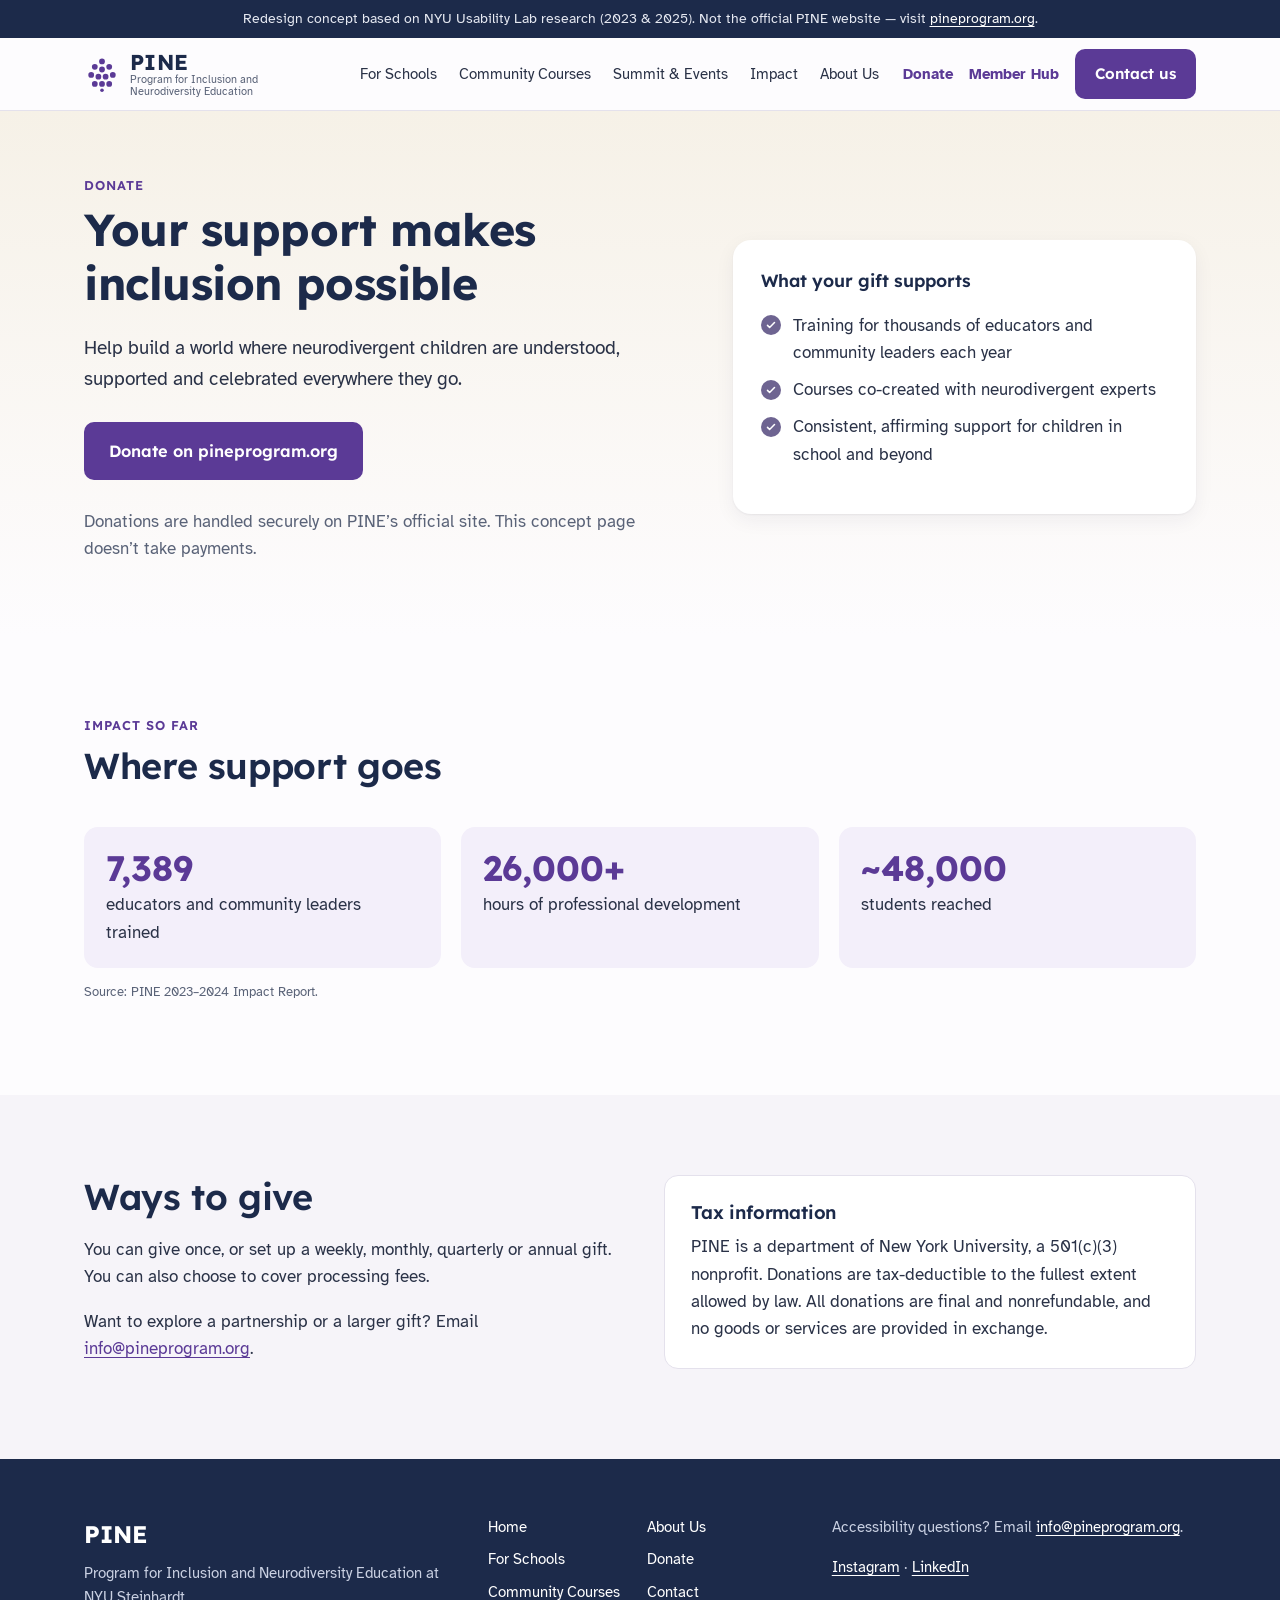
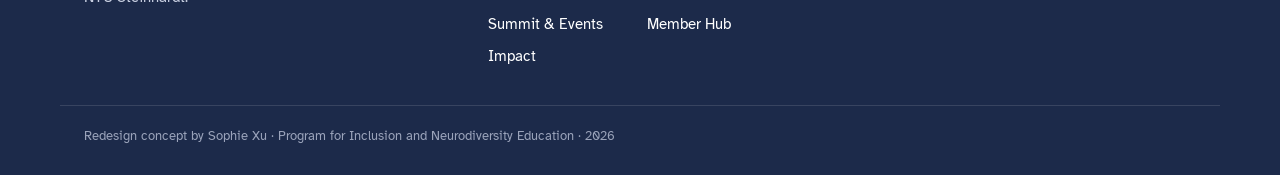
<file: donate.html>
<!doctype html>
<html lang="en">
<head>
  <meta charset="utf-8">
  <meta name="viewport" content="width=device-width, initial-scale=1">
  <title>Support PINE — PINE (Redesign Concept)</title>
  <meta name="description" content="Your gift helps PINE train educators and community leaders so neurodivergent children are understood and supported everywhere they go.">
  <link rel="preconnect" href="https://fonts.googleapis.com">
  <link rel="preconnect" href="https://fonts.gstatic.com" crossorigin>
  <link href="https://fonts.googleapis.com/css2?family=Atkinson+Hyperlegible:wght@400;700&family=Lexend:wght@500;600;700&display=swap" rel="stylesheet">
  <link rel="stylesheet" href="styles.css">
</head>
<body>
  <a class="skip" href="#main">Skip to content</a>

  <div class="concept-bar" role="note">
    Redesign concept based on NYU Usability Lab research (2023 &amp; 2025). Not the official PINE website — visit <a href="https://www.pineprogram.org/">pineprogram.org</a>.
  </div>

  <header class="site-header">
    <div class="wrap header-inner">
      <a class="brand" href="index.html" aria-label="PINE home">
        <svg class="brand-mark" viewBox="0 0 40 40" aria-hidden="true">
          <g fill="currentColor">
            <circle cx="20" cy="6" r="3.2"/><circle cx="12" cy="12" r="3.2"/><circle cx="28" cy="12" r="3.2"/>
            <circle cx="20" cy="15" r="3.2"/><circle cx="8" cy="21" r="3.2"/><circle cx="32" cy="21" r="3.2"/>
            <circle cx="16" cy="23" r="3.2"/><circle cx="24" cy="23" r="3.2"/><circle cx="12" cy="31" r="3.2"/>
            <circle cx="28" cy="31" r="3.2"/><circle cx="20" cy="31" r="3.2"/><circle cx="20" cy="38" r="2"/>
          </g>
        </svg>
        <span class="brand-text"><strong>PINE</strong><small>Program for Inclusion and<br>Neurodiversity Education</small></span>
      </a>

      <button class="nav-toggle" aria-expanded="false" aria-controls="site-nav">
        <span class="sr-only">Menu</span><span class="bars" aria-hidden="true"></span>
      </button>

      <nav id="site-nav" class="site-nav" aria-label="Main">
        <ul>
          <li><a href="accelerator.html">For Schools</a></li>
          <li><a href="community.html">Community Courses</a></li>
          <li><a href="summit.html">Summit &amp; Events</a></li>
          <li><a href="impact.html">Impact</a></li>
          <li><a href="about.html">About Us</a></li>
        </ul>
        <div class="nav-actions">
          <a class="link-quiet" href="donate.html" aria-current="page">Donate</a>
          <a class="link-quiet" href="https://pine.kdp.io/">Member Hub</a>
          <a class="btn btn-primary" href="contact.html">Contact us</a>
        </div>
      </nav>
    </div>
  </header>

  <main id="main">
    <section class="page-hero hero-warm">
      <div class="wrap page-hero-grid">
        <div>
          <p class="eyebrow">Donate</p>
          <h1>Your support makes inclusion possible</h1>
          <p class="lead">Help build a world where neurodivergent children are understood, supported and celebrated everywhere they go.</p>
          <div class="hero-ctas">
            <a class="btn btn-primary btn-lg" href="https://www.pineprogram.org/donate">Donate on pineprogram.org</a>
          </div>
          <p class="note">Donations are handled securely on PINE’s official site. This concept page doesn’t take payments.</p>
        </div>
        <div class="fact-card">
          <p class="fact-title">What your gift supports</p>
          <ul class="ticks">
            <li>Training for thousands of educators and community leaders each year</li>
            <li>Courses co-created with neurodivergent experts</li>
            <li>Consistent, affirming support for children in school and beyond</li>
          </ul>
        </div>
      </div>
    </section>

    <section class="section" aria-labelledby="impact-title">
      <div class="wrap">
        <div class="section-head">
          <p class="eyebrow">Impact so far</p>
          <h2 id="impact-title">Where support goes</h2>
        </div>
        <dl class="mini-stats">
          <div><dt>7,389</dt><dd>educators and community leaders trained</dd></div>
          <div><dt>26,000+</dt><dd>hours of professional development</dd></div>
          <div><dt>~48,000</dt><dd>students reached</dd></div>
        </dl>
        <p class="source">Source: PINE 2023–2024 Impact Report.</p>
      </div>
    </section>

    <section class="section section-tint" aria-labelledby="give-title">
      <div class="wrap split">
        <div>
          <h2 id="give-title">Ways to give</h2>
          <p>You can give once, or set up a weekly, monthly, quarterly or annual gift. You can also choose to cover processing fees.</p>
          <p>Want to explore a partnership or a larger gift? Email <a href="mailto:info@pineprogram.org?subject=Giving%20and%20partnerships">info@pineprogram.org</a>.</p>
        </div>
        <div class="callout">
          <h3>Tax information</h3>
          <p>PINE is a department of New York University, a 501(c)(3) nonprofit. Donations are tax-deductible to the fullest extent allowed by law. All donations are final and nonrefundable, and no goods or services are provided in exchange.</p>
        </div>
      </div>
    </section>
  </main>

  <footer class="site-footer">
    <div class="wrap footer-grid">
      <div>
        <p class="footer-brand">PINE</p>
        <p>Program for Inclusion and Neurodiversity Education at NYU Steinhardt.</p>
      </div>
      <nav aria-label="Footer">
        <ul>
          <li><a href="index.html">Home</a></li>
          <li><a href="accelerator.html">For Schools</a></li>
          <li><a href="community.html">Community Courses</a></li>
          <li><a href="summit.html">Summit &amp; Events</a></li>
          <li><a href="impact.html">Impact</a></li>
          <li><a href="about.html">About Us</a></li>
          <li><a href="donate.html">Donate</a></li>
          <li><a href="contact.html">Contact</a></li>
          <li><a href="https://pine.kdp.io/">Member Hub</a></li>
        </ul>
      </nav>
      <div>
        <p>Accessibility questions? Email <a href="mailto:info@pineprogram.org?subject=Accessibility%20Inquiry">info@pineprogram.org</a>.</p>
        <p class="social"><a href="https://www.instagram.com/pineprogram">Instagram</a> · <a href="https://www.linkedin.com/company/pineprogram">LinkedIn</a></p>
      </div>
    </div>
    <p class="wrap footer-note">Redesign concept by Sophie Xu · Program for Inclusion and Neurodiversity Education · 2026</p>
  </footer>

  <script src="site.js"></script>
</body>
</html>
</file>
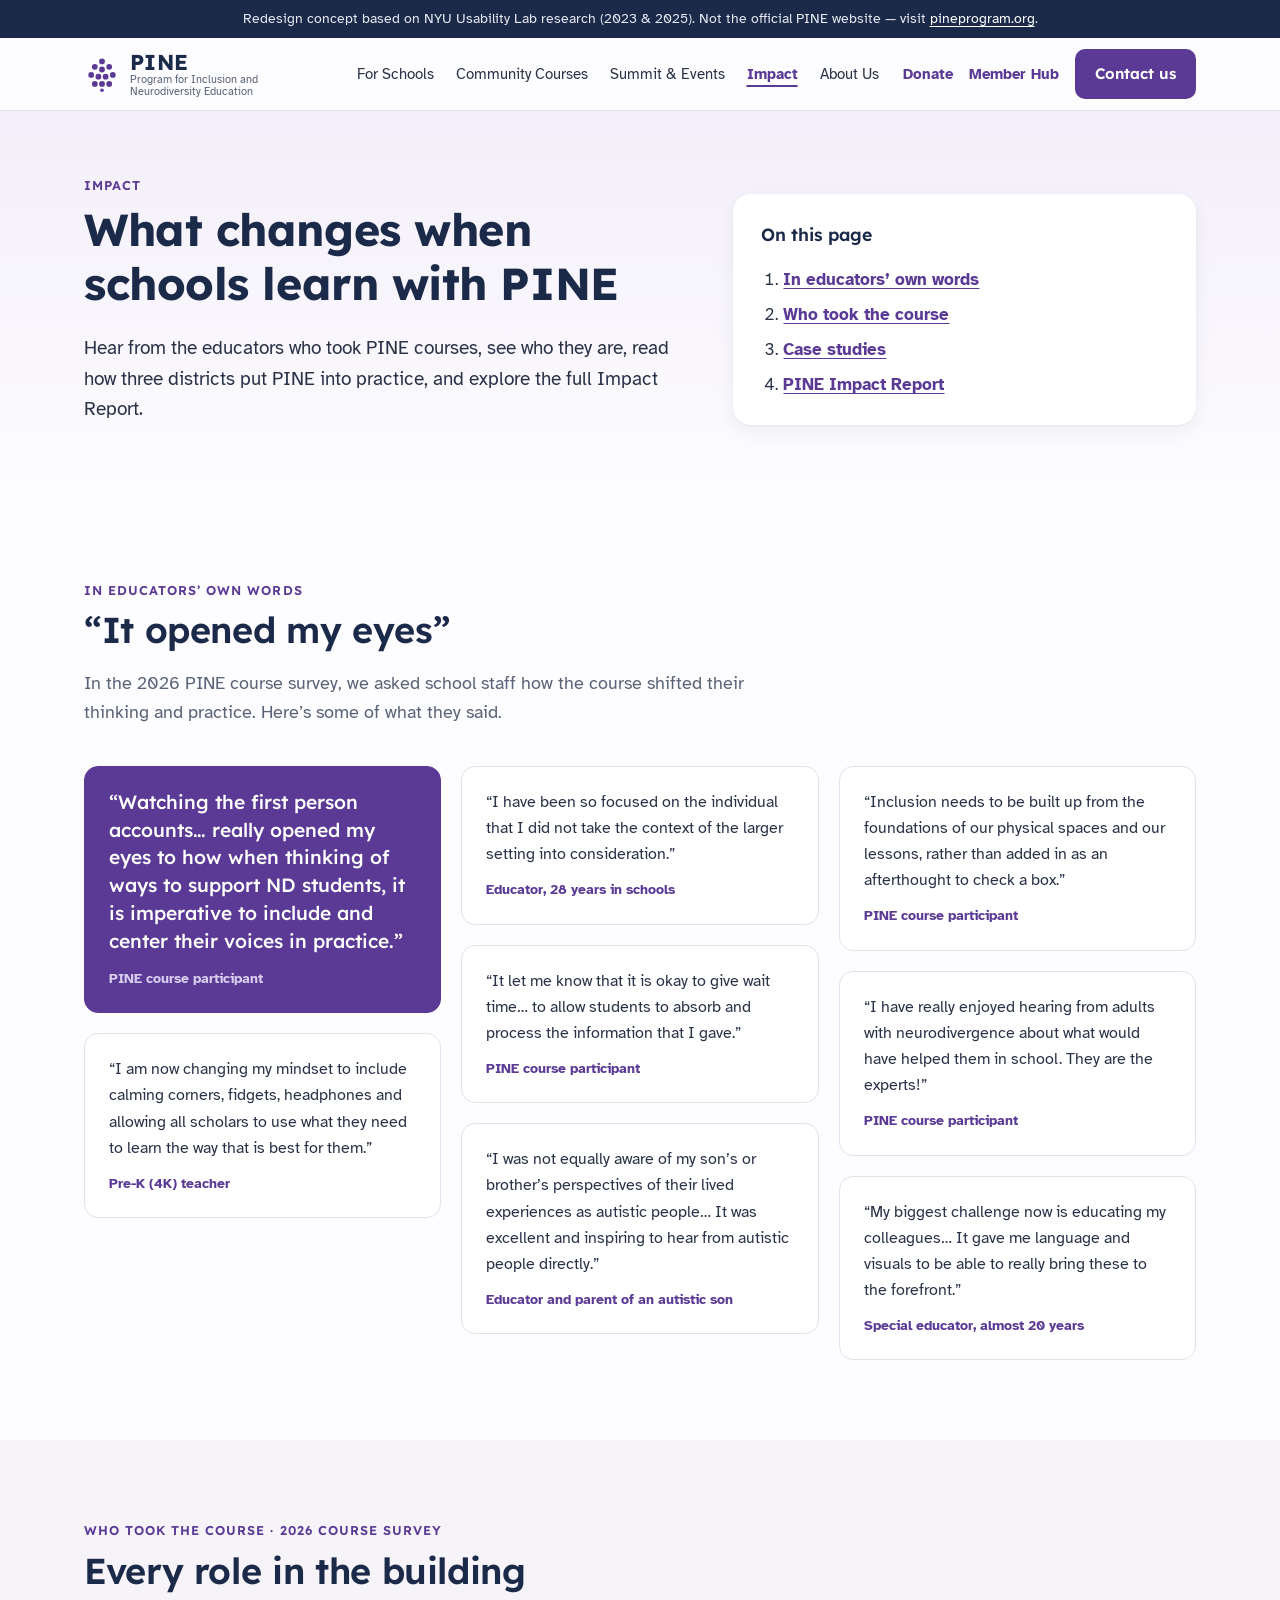
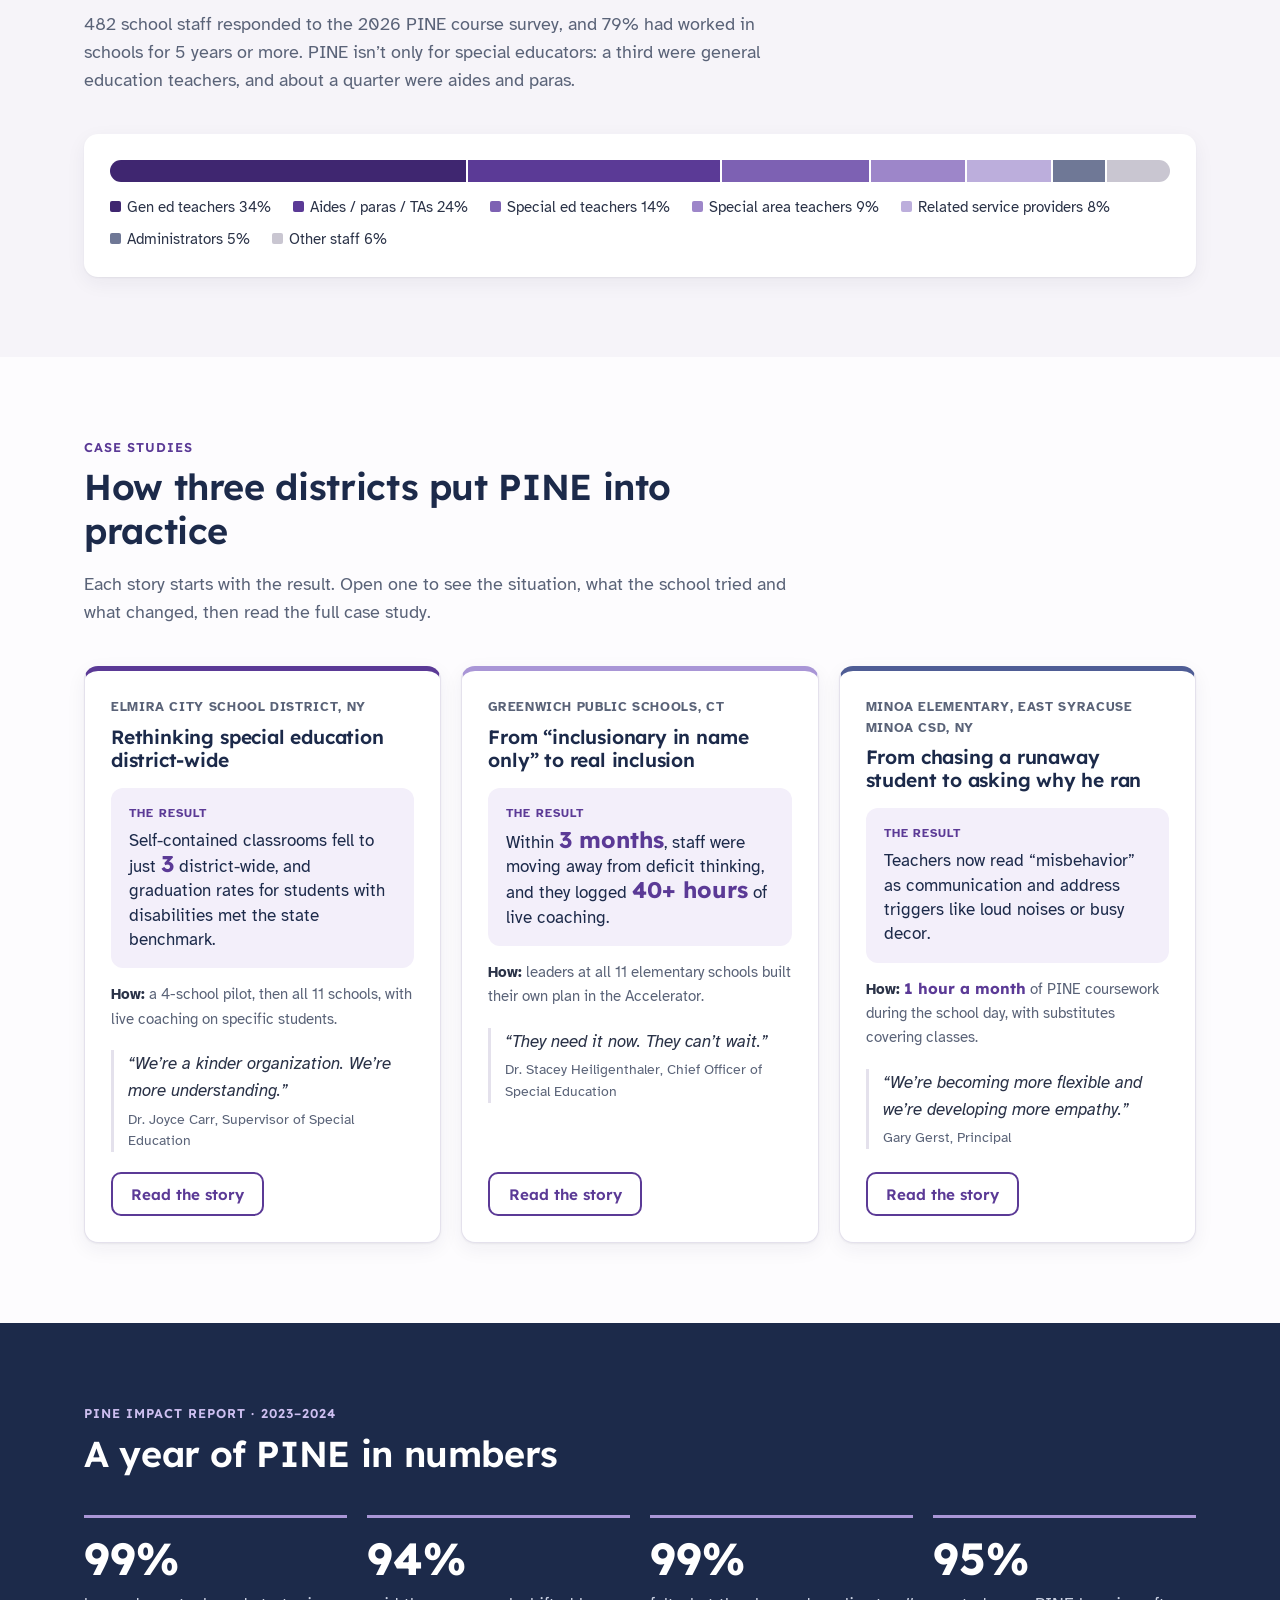
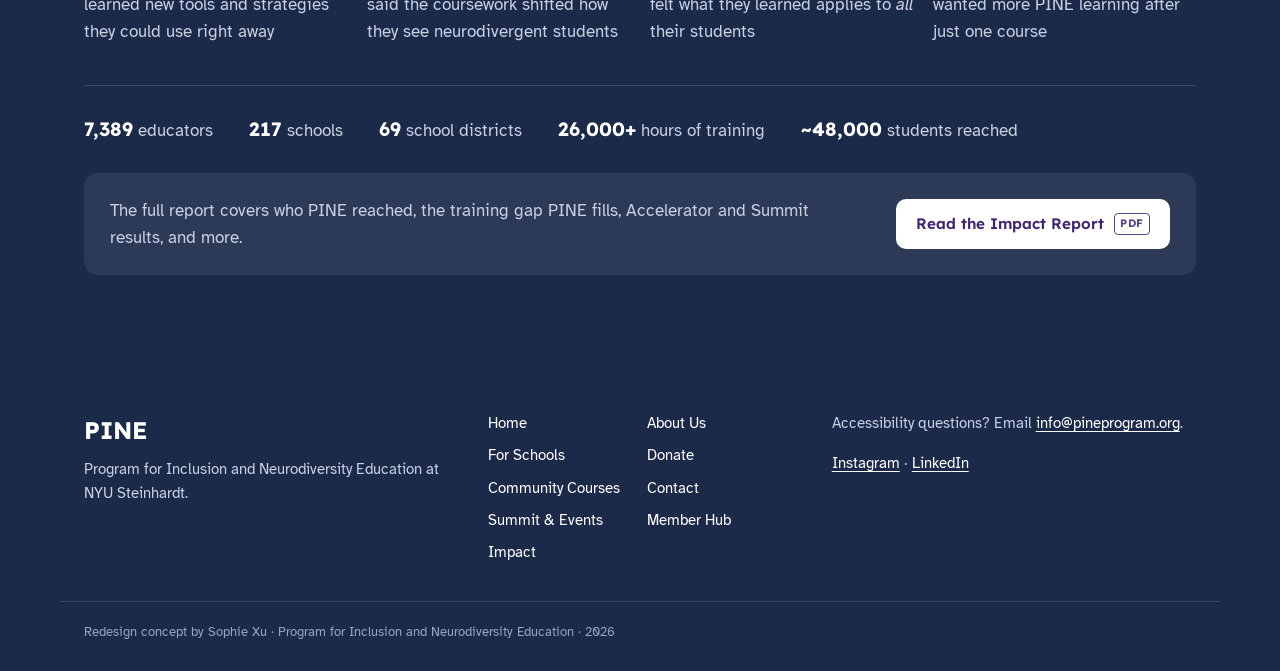
<file: impact.html>
<!doctype html>
<html lang="en">
<head>
  <meta charset="utf-8">
  <meta name="viewport" content="width=device-width, initial-scale=1">
  <title>Impact — PINE (Redesign Concept)</title>
  <meta name="description" content="Educator voices, who takes PINE courses, district case studies and the PINE 2023–2024 Impact Report.">
  <link rel="preconnect" href="https://fonts.googleapis.com">
  <link rel="preconnect" href="https://fonts.gstatic.com" crossorigin>
  <link href="https://fonts.googleapis.com/css2?family=Atkinson+Hyperlegible:wght@400;700&family=Lexend:wght@500;600;700&display=swap" rel="stylesheet">
  <link rel="stylesheet" href="styles.css">
</head>
<body>
  <a class="skip" href="#main">Skip to content</a>

  <div class="concept-bar" role="note">
    Redesign concept based on NYU Usability Lab research (2023 &amp; 2025). Not the official PINE website — visit <a href="https://www.pineprogram.org/">pineprogram.org</a>.
  </div>

  <header class="site-header">
    <div class="wrap header-inner">
      <a class="brand" href="index.html" aria-label="PINE home">
        <svg class="brand-mark" viewBox="0 0 40 40" aria-hidden="true">
          <g fill="currentColor">
            <circle cx="20" cy="6" r="3.2"/><circle cx="12" cy="12" r="3.2"/><circle cx="28" cy="12" r="3.2"/>
            <circle cx="20" cy="15" r="3.2"/><circle cx="8" cy="21" r="3.2"/><circle cx="32" cy="21" r="3.2"/>
            <circle cx="16" cy="23" r="3.2"/><circle cx="24" cy="23" r="3.2"/><circle cx="12" cy="31" r="3.2"/>
            <circle cx="28" cy="31" r="3.2"/><circle cx="20" cy="31" r="3.2"/><circle cx="20" cy="38" r="2"/>
          </g>
        </svg>
        <span class="brand-text"><strong>PINE</strong><small>Program for Inclusion and<br>Neurodiversity Education</small></span>
      </a>

      <button class="nav-toggle" aria-expanded="false" aria-controls="site-nav">
        <span class="sr-only">Menu</span><span class="bars" aria-hidden="true"></span>
      </button>

      <nav id="site-nav" class="site-nav" aria-label="Main">
        <ul>
          <li><a href="accelerator.html">For Schools</a></li>
          <li><a href="community.html">Community Courses</a></li>
          <li><a href="summit.html">Summit &amp; Events</a></li>
          <li><a href="impact.html" aria-current="page">Impact</a></li>
          <li><a href="about.html">About Us</a></li>
        </ul>
        <div class="nav-actions">
          <a class="link-quiet" href="donate.html">Donate</a>
          <a class="link-quiet" href="https://pine.kdp.io/">Member Hub</a>
          <a class="btn btn-primary" href="contact.html">Contact us</a>
        </div>
      </nav>
    </div>
  </header>

  <main id="main">
    <section class="page-hero">
      <div class="wrap page-hero-grid">
        <div>
          <p class="eyebrow">Impact</p>
          <h1>What changes when schools learn with PINE</h1>
          <p class="lead">Hear from the educators who took PINE courses, see who they are, read how three districts put PINE into practice, and explore the full Impact Report.</p>
        </div>
        <nav class="fact-card jump" aria-label="On this page">
          <p class="fact-title">On this page</p>
          <ol>
            <li><a href="#voices">In educators’ own words</a></li>
            <li><a href="#who">Who took the course</a></li>
            <li><a href="#cases">Case studies</a></li>
            <li><a href="#report">PINE Impact Report</a></li>
          </ol>
        </nav>
      </div>
    </section>

    <!-- EDUCATOR VOICES -->
    <section class="section" id="voices" aria-labelledby="voices-title">
      <div class="wrap">
        <div class="section-head">
          <p class="eyebrow">In educators’ own words</p>
          <h2 id="voices-title">“It opened my eyes”</h2>
          <p class="section-sub">In the 2026 PINE course survey, we asked school staff how the course shifted their thinking and practice. Here’s some of what they said.</p>
        </div>

        <div class="voice-grid">
          <figure class="voice voice-lg">
            <blockquote><p>“Watching the first person accounts… really opened my eyes to how when thinking of ways to support ND students, it is imperative to include and center their voices in practice.”</p></blockquote>
            <figcaption>PINE course participant</figcaption>
          </figure>
          <figure class="voice">
            <blockquote><p>“I am now changing my mindset to include calming corners, fidgets, headphones and allowing all scholars to use what they need to learn the way that is best for them.”</p></blockquote>
            <figcaption>Pre-K (4K) teacher</figcaption>
          </figure>
          <figure class="voice">
            <blockquote><p>“I have been so focused on the individual that I did not take the context of the larger setting into consideration.”</p></blockquote>
            <figcaption>Educator, 28 years in schools</figcaption>
          </figure>
          <figure class="voice">
            <blockquote><p>“It let me know that it is okay to give wait time… to allow students to absorb and process the information that I gave.”</p></blockquote>
            <figcaption>PINE course participant</figcaption>
          </figure>
          <figure class="voice">
            <blockquote><p>“I was not equally aware of my son’s or brother’s perspectives of their lived experiences as autistic people… It was excellent and inspiring to hear from autistic people directly.”</p></blockquote>
            <figcaption>Educator and parent of an autistic son</figcaption>
          </figure>
          <figure class="voice">
            <blockquote><p>“Inclusion needs to be built up from the foundations of our physical spaces and our lessons, rather than added in as an afterthought to check a box.”</p></blockquote>
            <figcaption>PINE course participant</figcaption>
          </figure>
          <figure class="voice">
            <blockquote><p>“I have really enjoyed hearing from adults with neurodivergence about what would have helped them in school. They are the experts!”</p></blockquote>
            <figcaption>PINE course participant</figcaption>
          </figure>
          <figure class="voice">
            <blockquote><p>“My biggest challenge now is educating my colleagues… It gave me language and visuals to be able to really bring these to the forefront.”</p></blockquote>
            <figcaption>Special educator, almost 20 years</figcaption>
          </figure>
        </div>
      </div>
    </section>

    <!-- WHO TOOK THE COURSE -->
    <section class="section section-tint" id="who" aria-labelledby="who-title">
      <div class="wrap">
        <div class="section-head">
          <p class="eyebrow">Who took the course · 2026 course survey</p>
          <h2 id="who-title">Every role in the building</h2>
          <p class="section-sub">482 school staff responded to the 2026 PINE course survey, and 79% had worked in schools for 5 years or more. PINE isn’t only for special educators: a third were general education teachers, and about a quarter were aides and paras.</p>
        </div>
        <div class="roles">
          <div class="role-bar" role="img" aria-label="Respondents by role: general education teachers 34%, aides, paras and teaching assistants 24%, special education teachers 14%, special area teachers 9%, related service providers 8%, administrators 5%, other and non-instructional staff 6%.">
            <span style="flex:34" class="rb1"></span><span style="flex:24" class="rb2"></span><span style="flex:14" class="rb3"></span><span style="flex:9" class="rb4"></span><span style="flex:8" class="rb5"></span><span style="flex:5" class="rb6"></span><span style="flex:6" class="rb7"></span>
          </div>
          <ul class="role-legend" aria-hidden="true">
            <li><i class="rb1"></i>Gen ed teachers 34%</li>
            <li><i class="rb2"></i>Aides / paras / TAs 24%</li>
            <li><i class="rb3"></i>Special ed teachers 14%</li>
            <li><i class="rb4"></i>Special area teachers 9%</li>
            <li><i class="rb5"></i>Related service providers 8%</li>
            <li><i class="rb6"></i>Administrators 5%</li>
            <li><i class="rb7"></i>Other staff 6%</li>
          </ul>
        </div>
      </div>
    </section>

    <!-- CASE STUDIES: result first, then how, then the quote -->
    <section class="section" id="cases" aria-labelledby="cases-title">
      <div class="wrap">
        <div class="section-head">
          <p class="eyebrow">Case studies</p>
          <h2 id="cases-title">How three districts put PINE into practice</h2>
          <p class="section-sub">Each story starts with the result. Open one to see the situation, what the school tried and what changed, then read the full case study.</p>
        </div>

        <ul class="case-cards">
          <li>
            <article class="case-card">
              <p class="change-place">Elmira City School District, NY</p>
              <h3>Rethinking special education district-wide</h3>
              <div class="result">
                <p class="result-label">The result</p>
                <p class="result-text">Self-contained classrooms fell to just <strong>3</strong> district-wide, and graduation rates for students with disabilities met the state benchmark.</p>
              </div>
              <p class="how"><strong>How:</strong> a 4-school pilot, then all 11 schools, with live coaching on specific students.</p>
              <blockquote class="case-quote"><p>“We’re a kinder organization. We’re more understanding.”</p><footer>Dr. Joyce Carr, Supervisor of Special Education</footer></blockquote>
              <button class="btn btn-ghost case-open" type="button" data-dialog="story-elmira" aria-haspopup="dialog">Read the story</button>
            </article>
          </li>
          <li>
            <article class="case-card">
              <p class="change-place">Greenwich Public Schools, CT</p>
              <h3>From “inclusionary in name only” to real inclusion</h3>
              <div class="result">
                <p class="result-label">The result</p>
                <p class="result-text">Within <strong>3 months</strong>, staff were moving away from deficit thinking, and they logged <strong>40+ hours</strong> of live coaching.</p>
              </div>
              <p class="how"><strong>How:</strong> leaders at all 11 elementary schools built their own plan in the Accelerator.</p>
              <blockquote class="case-quote"><p>“They need it now. They can’t wait.”</p><footer>Dr. Stacey Heiligenthaler, Chief Officer of Special Education</footer></blockquote>
              <button class="btn btn-ghost case-open" type="button" data-dialog="story-greenwich" aria-haspopup="dialog">Read the story</button>
            </article>
          </li>
          <li>
            <article class="case-card">
              <p class="change-place">Minoa Elementary, East Syracuse Minoa CSD, NY</p>
              <h3>From chasing a runaway student to asking why he ran</h3>
              <div class="result">
                <p class="result-label">The result</p>
                <p class="result-text">Teachers now read “misbehavior” as communication and address triggers like loud noises or busy decor.</p>
              </div>
              <p class="how"><strong>How:</strong> <strong>1 hour a month</strong> of PINE coursework during the school day, with substitutes covering classes.</p>
              <blockquote class="case-quote"><p>“We’re becoming more flexible and we’re developing more empathy.”</p><footer>Gary Gerst, Principal</footer></blockquote>
              <button class="btn btn-ghost case-open" type="button" data-dialog="story-minoa" aria-haspopup="dialog">Read the story</button>
            </article>
          </li>
        </ul>
      </div>

      <dialog class="story-dialog" id="story-elmira" aria-labelledby="sd-elmira">
        <div class="sd-inner">
          <button class="sd-close" type="button" aria-label="Close">×</button>
          <p class="change-place">Elmira City School District, NY · Case study</p>
          <h3 id="sd-elmira">An “aha” moment that changed special education district-wide</h3>
          <div class="sd-grid">
            <div class="sd-block"><h4>The situation</h4><p>New York State kept citing this low-income district for improvement in different areas, from the reading scores of students with IEPs to graduation rates. “It was like playing a game of whack-a-mole,” Dr. Carr says. Many general education teachers didn’t feel prepared to teach neurodivergent students.</p></div>
            <div class="sd-block"><h4>What they tried</h4><p>A PINE pilot at four elementary schools. In 2020–21, 240 educators completed 1,844 hours of self-paced coursework, and PINE office hours gave teams live coaching on specific students. In year two, all 11 district schools joined, including middle and high schools.</p></div>
            <div class="sd-block"><h4>What changed</h4><p>Teachers started offering students choices in how to show what they know, like a report, a poem or a painting. Self-contained classrooms fell to just three in 2022–23, and graduation rates for students with disabilities met the state benchmark.</p></div>
          </div>
          <blockquote class="sd-quote"><p>“I’m seeing the systemic change I was really targeting. The vocabulary we use. How we speak about the students. How we look at problems.”</p><footer>Dr. Joyce Carr, Supervisor of Special Education and Support Services</footer></blockquote>
          <a class="btn btn-primary" href="pdfs/case-study-elmira.pdf" target="_blank" rel="noopener">Read the full case study <span class="sr-only">(PDF, opens in a new tab)</span><span class="pdf-tag" aria-hidden="true">PDF</span></a>
        </div>
      </dialog>

      <dialog class="story-dialog" id="story-greenwich" aria-labelledby="sd-greenwich">
        <div class="sd-inner">
          <button class="sd-close" type="button" aria-label="Close">×</button>
          <p class="change-place">Greenwich Public Schools, CT · Case study</p>
          <h3 id="sd-greenwich">From “inclusionary in name only” to real inclusion</h3>
          <div class="sd-grid">
            <div class="sd-block"><h4>The situation</h4><p>Students with disabilities were in general education classrooms, but often sat on the side working only with their aides. A 2021 outside audit called the classes “inclusionary in name only.” Teachers were short on time, and each of the 11 elementary schools had very different needs.</p></div>
            <div class="sd-block"><h4>What they tried</h4><p>Leaders at every school went through the PINE Accelerator and built a plan for their own school. Some focused on paras, some on special area teachers, some on live office hours. Leaders made clear that PINE was a support, not a mandate.</p></div>
            <div class="sd-block"><h4>What changed</h4><p>Within three months, staff were shifting away from deficit thinking. A speech-language pathologist changed how she writes goals and designs services. Paras began de-escalating and offering breaks. Staff logged more than 40 hours of coaching between November and March.</p></div>
          </div>
          <blockquote class="sd-quote"><p>“It gives them the language to explain that all our bodies and brains just work differently.”</p><footer>Dr. Stacey Heiligenthaler, Chief Officer of Special Education and Student Supports</footer></blockquote>
          <a class="btn btn-primary" href="pdfs/case-study-greenwich.pdf" target="_blank" rel="noopener">Read the full case study <span class="sr-only">(PDF, opens in a new tab)</span><span class="pdf-tag" aria-hidden="true">PDF</span></a>
        </div>
      </dialog>

      <dialog class="story-dialog" id="story-minoa" aria-labelledby="sd-minoa">
        <div class="sd-inner">
          <button class="sd-close" type="button" aria-label="Close">×</button>
          <p class="change-place">Minoa Elementary, East Syracuse Minoa CSD, NY · Case study</p>
          <h3 id="sd-minoa">From chasing a runaway student to asking why he ran</h3>
          <div class="sd-grid">
            <div class="sd-block"><h4>The situation</h4><p>The K–5 school was seeing more autistic students and students with ADHD. Staff struggled to understand why a child who reads beautifully might melt down or run from the building. “We fall back on the traditional things we’ve done in the past… and then nothing changes,” says Principal Gerst.</p></div>
            <div class="sd-block"><h4>What they tried</h4><p>The school set aside an hour each month for PINE coursework during the school day and hired substitutes to cover classes. Staff started with the Understanding Autism course, talked it through at faculty meetings and attended the PINE Summit.</p></div>
            <div class="sd-block"><h4>What changed</h4><p>Teachers began presuming competence and building on interests, like math problems about the Titanic for a student who loves it. They now read “misbehavior” as communication and address triggers like loud noises or busy decor.</p></div>
          </div>
          <blockquote class="sd-quote"><p>“This program is good for all kids. We haven’t even scratched the surface yet.”</p><footer>Gary Gerst, Principal</footer></blockquote>
          <a class="btn btn-primary" href="pdfs/case-study-east-syracuse-minoa.pdf" target="_blank" rel="noopener">Read the full case study <span class="sr-only">(PDF, opens in a new tab)</span><span class="pdf-tag" aria-hidden="true">PDF</span></a>
        </div>
      </dialog>
    </section>

    <!-- IMPACT REPORT -->
    <section class="section section-dark" id="report" aria-labelledby="report-title">
      <div class="wrap">
        <div class="section-head">
          <p class="eyebrow eyebrow-light">PINE Impact Report · 2023–2024</p>
          <h2 id="report-title">A year of PINE in numbers</h2>
        </div>
        <dl class="results-grid">
          <div><dt>99%</dt><dd>learned new tools and strategies they could use right away</dd></div>
          <div><dt>94%</dt><dd>said the coursework shifted how they see neurodivergent students</dd></div>
          <div><dt>99%</dt><dd>felt what they learned applies to <em>all</em> their students</dd></div>
          <div><dt>95%</dt><dd>wanted more PINE learning after just one course</dd></div>
        </dl>
        <div class="reach">
          <p><strong>7,389</strong> educators</p>
          <p><strong>217</strong> schools</p>
          <p><strong>69</strong> school districts</p>
          <p><strong>26,000+</strong> hours of training</p>
          <p><strong>~48,000</strong> students reached</p>
        </div>
        <div class="report-cta">
          <p>The full report covers who PINE reached, the training gap PINE fills, Accelerator and Summit results, and more.</p>
          <a class="btn btn-light" href="pdfs/pine-impact-report-2023-2024.pdf" target="_blank" rel="noopener">Read the Impact Report <span class="sr-only">(PDF, opens in a new tab)</span><span class="pdf-tag" aria-hidden="true">PDF</span></a>
        </div>
      </div>
    </section>
  </main>

  <footer class="site-footer">
    <div class="wrap footer-grid">
      <div>
        <p class="footer-brand">PINE</p>
        <p>Program for Inclusion and Neurodiversity Education at NYU Steinhardt.</p>
      </div>
      <nav aria-label="Footer">
        <ul>
          <li><a href="index.html">Home</a></li>
          <li><a href="accelerator.html">For Schools</a></li>
          <li><a href="community.html">Community Courses</a></li>
          <li><a href="summit.html">Summit &amp; Events</a></li>
          <li><a href="impact.html">Impact</a></li>
          <li><a href="about.html">About Us</a></li>
          <li><a href="donate.html">Donate</a></li>
          <li><a href="contact.html">Contact</a></li>
          <li><a href="https://pine.kdp.io/">Member Hub</a></li>
        </ul>
      </nav>
      <div>
        <p>Accessibility questions? Email <a href="mailto:info@pineprogram.org?subject=Accessibility%20Inquiry">info@pineprogram.org</a>.</p>
        <p class="social"><a href="https://www.instagram.com/pineprogram">Instagram</a> · <a href="https://www.linkedin.com/company/pineprogram">LinkedIn</a></p>
      </div>
    </div>
    <p class="wrap footer-note">Redesign concept by Sophie Xu · Program for Inclusion and Neurodiversity Education · 2026</p>
  </footer>

  <script src="site.js"></script>
</body>
</html>
</file>
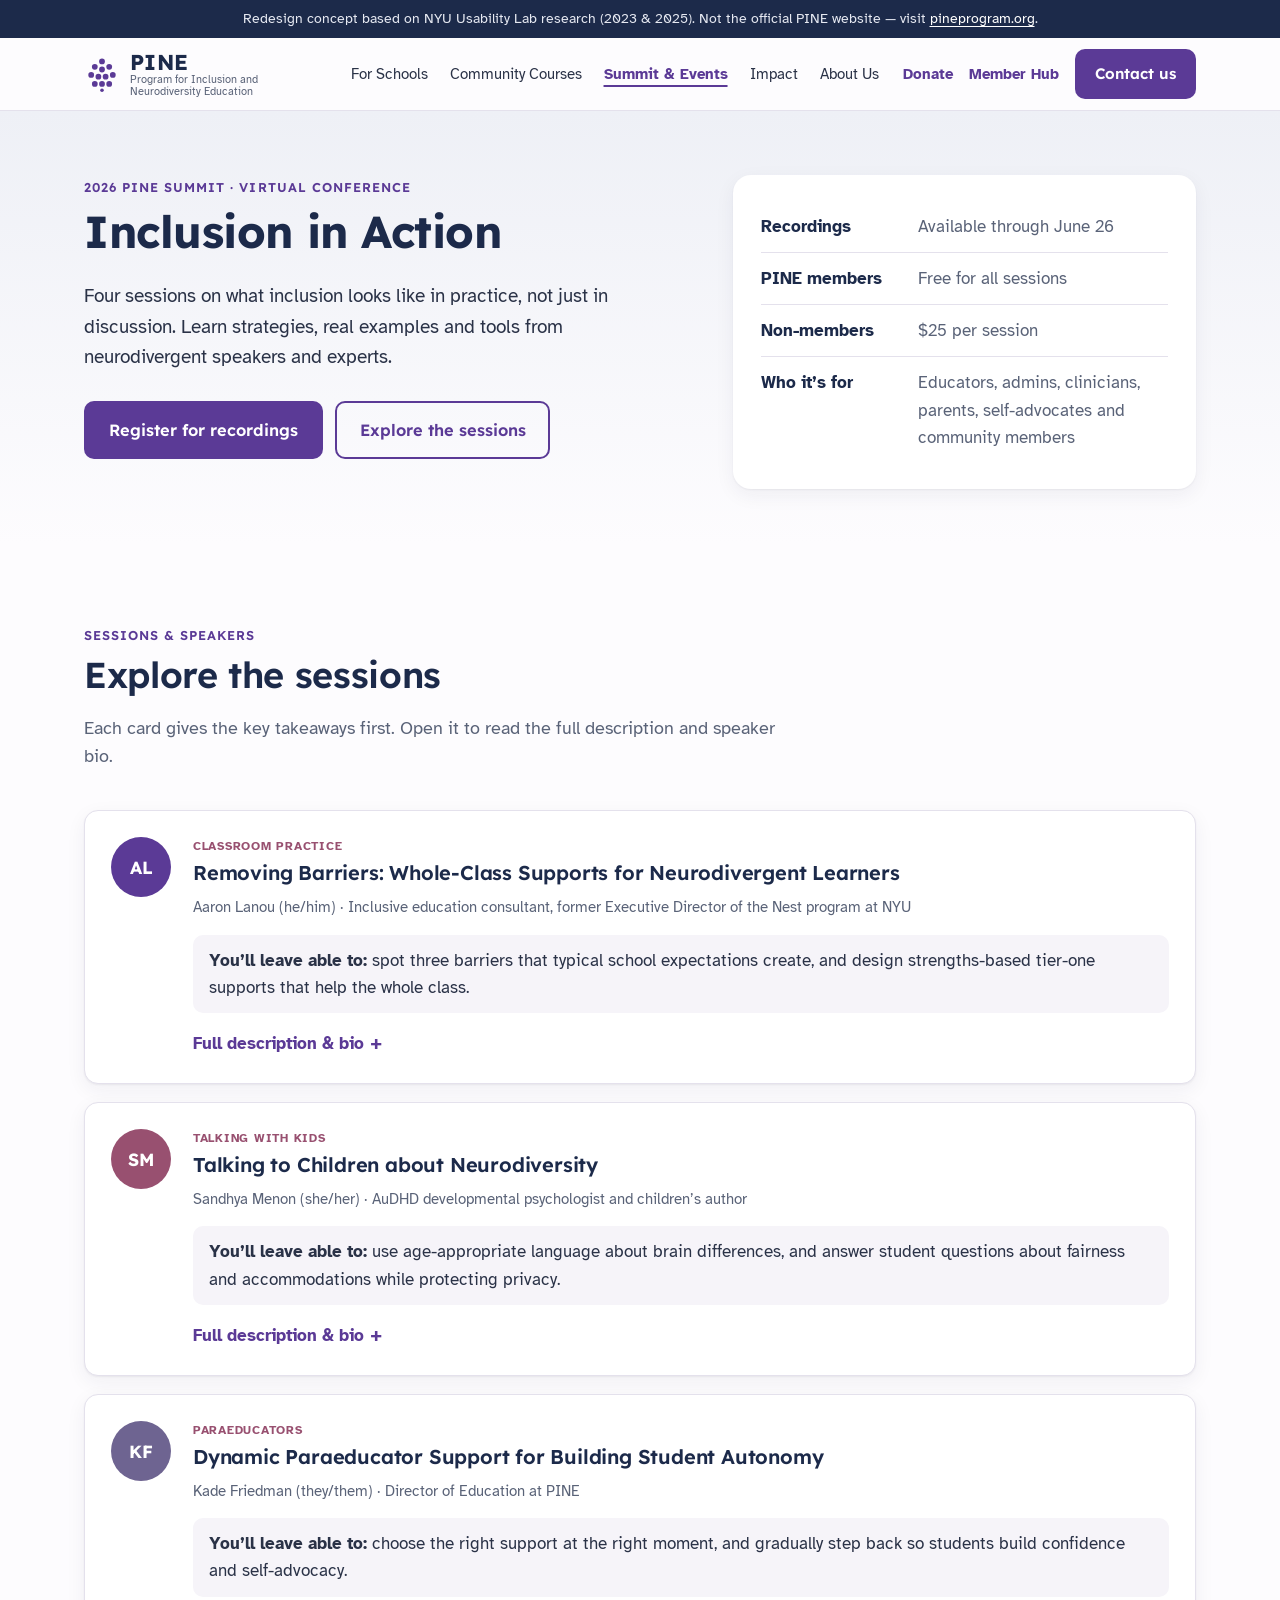
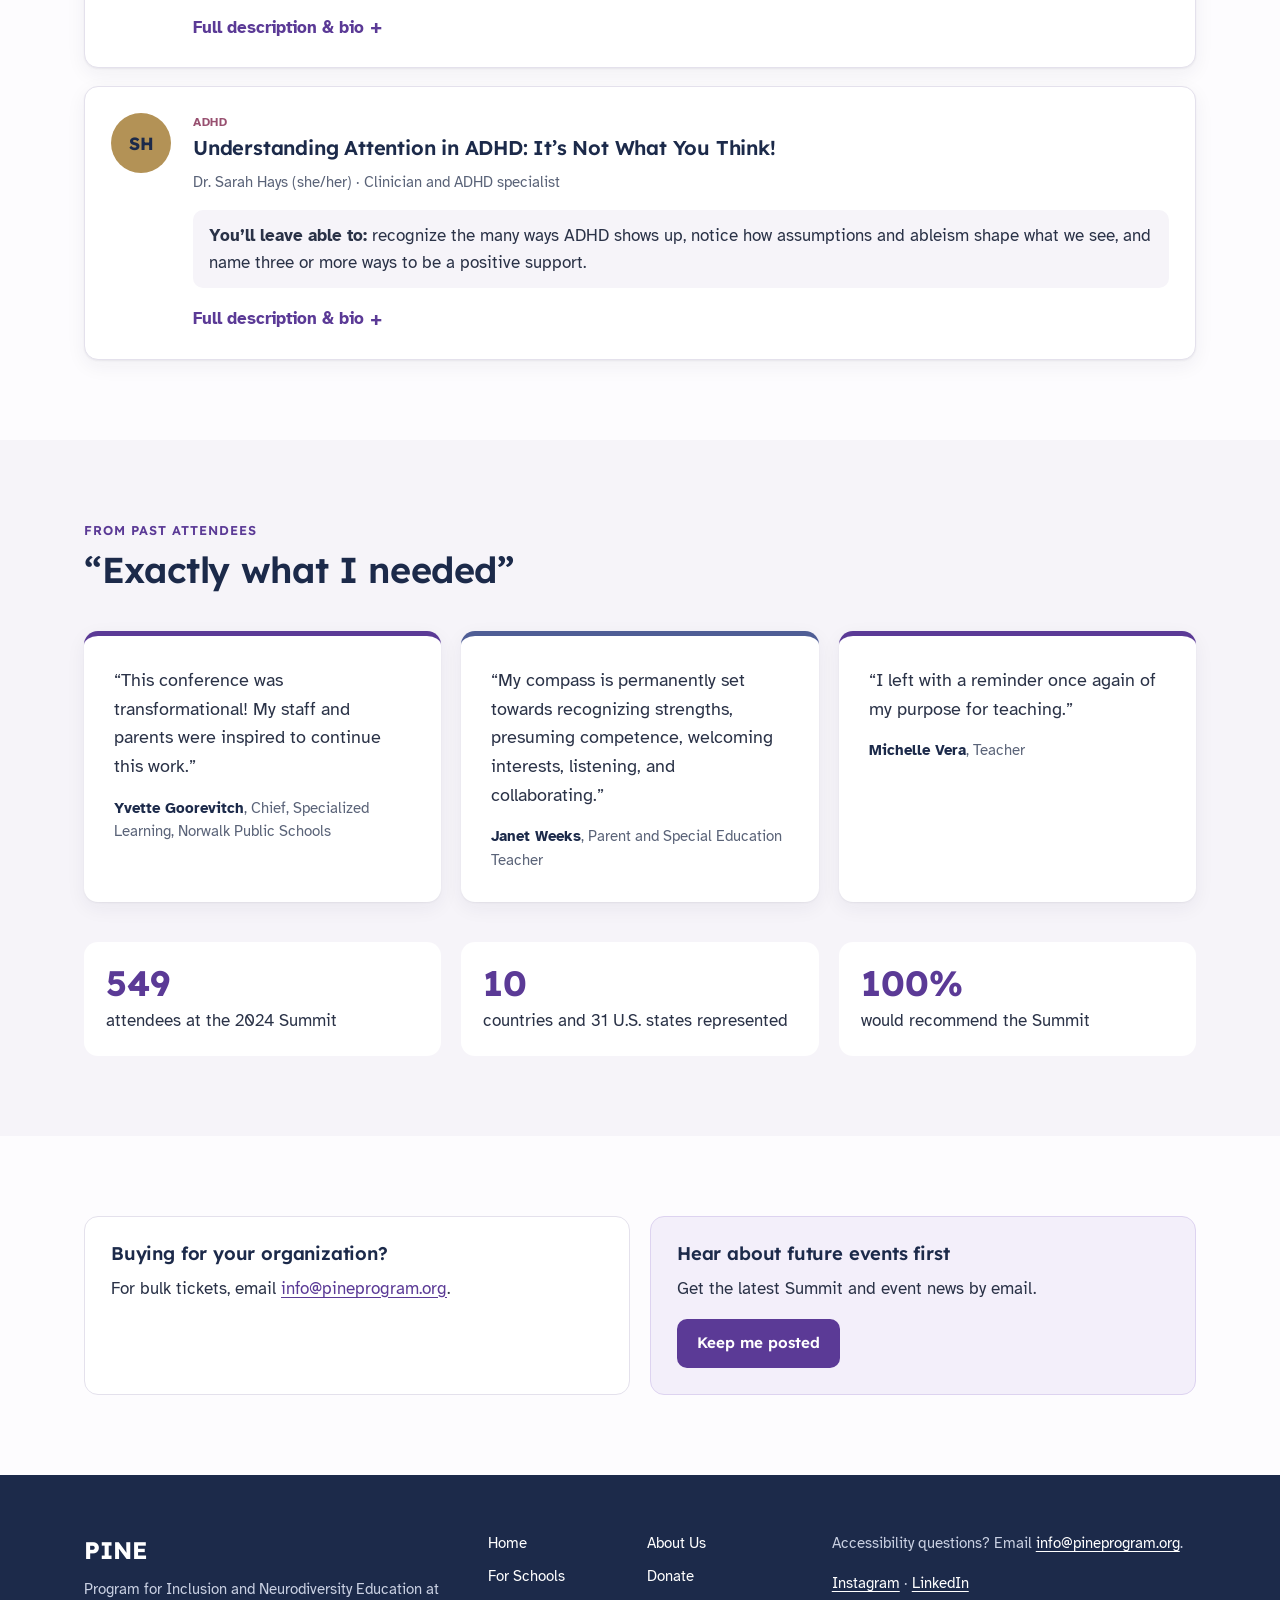
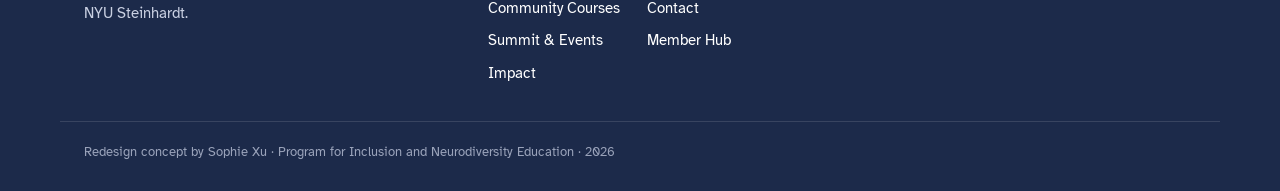
<file: summit.html>
<!doctype html>
<html lang="en">
<head>
  <meta charset="utf-8">
  <meta name="viewport" content="width=device-width, initial-scale=1">
  <title>The 2026 PINE Summit: Inclusion in Action — PINE (Redesign Concept)</title>
  <meta name="description" content="PINE's virtual conference for educators, clinicians, caregivers and self-advocates building neuro-affirming communities.">
  <link rel="preconnect" href="https://fonts.googleapis.com">
  <link rel="preconnect" href="https://fonts.gstatic.com" crossorigin>
  <link href="https://fonts.googleapis.com/css2?family=Atkinson+Hyperlegible:wght@400;700&family=Lexend:wght@500;600;700&display=swap" rel="stylesheet">
  <link rel="stylesheet" href="styles.css">
</head>
<body>
  <a class="skip" href="#main">Skip to content</a>

  <div class="concept-bar" role="note">
    Redesign concept based on NYU Usability Lab research (2023 &amp; 2025). Not the official PINE website — visit <a href="https://www.pineprogram.org/">pineprogram.org</a>.
  </div>

  <header class="site-header">
    <div class="wrap header-inner">
      <a class="brand" href="index.html" aria-label="PINE home">
        <svg class="brand-mark" viewBox="0 0 40 40" aria-hidden="true">
          <g fill="currentColor">
            <circle cx="20" cy="6" r="3.2"/><circle cx="12" cy="12" r="3.2"/><circle cx="28" cy="12" r="3.2"/>
            <circle cx="20" cy="15" r="3.2"/><circle cx="8" cy="21" r="3.2"/><circle cx="32" cy="21" r="3.2"/>
            <circle cx="16" cy="23" r="3.2"/><circle cx="24" cy="23" r="3.2"/><circle cx="12" cy="31" r="3.2"/>
            <circle cx="28" cy="31" r="3.2"/><circle cx="20" cy="31" r="3.2"/><circle cx="20" cy="38" r="2"/>
          </g>
        </svg>
        <span class="brand-text"><strong>PINE</strong><small>Program for Inclusion and<br>Neurodiversity Education</small></span>
      </a>

      <button class="nav-toggle" aria-expanded="false" aria-controls="site-nav">
        <span class="sr-only">Menu</span><span class="bars" aria-hidden="true"></span>
      </button>

      <nav id="site-nav" class="site-nav" aria-label="Main">
        <ul>
          <li><a href="accelerator.html">For Schools</a></li>
          <li><a href="community.html">Community Courses</a></li>
          <li><a href="summit.html" aria-current="page">Summit &amp; Events</a></li>
          <li><a href="impact.html">Impact</a></li>
          <li><a href="about.html">About Us</a></li>
        </ul>
        <div class="nav-actions">
          <a class="link-quiet" href="donate.html">Donate</a>
          <a class="link-quiet" href="https://pine.kdp.io/">Member Hub</a>
          <a class="btn btn-primary" href="contact.html">Contact us</a>
        </div>
      </nav>
    </div>
  </header>

  <main id="main">
    <section class="page-hero hero-blue">
      <div class="wrap page-hero-grid">
        <div>
          <p class="eyebrow">2026 PINE Summit · Virtual conference</p>
          <h1>Inclusion in Action</h1>
          <p class="lead">Four sessions on what inclusion looks like in practice, not just in discussion. Learn strategies, real examples and tools from neurodivergent speakers and experts.</p>
          <div class="hero-ctas">
            <a class="btn btn-primary btn-lg" href="https://www.pineprogram.org/summit">Register for recordings</a>
            <a class="btn btn-ghost btn-lg" href="#sessions">Explore the sessions</a>
          </div>
        </div>
        <dl class="fact-card">
          <div><dt>Recordings</dt><dd>Available through June 26</dd></div>
          <div><dt>PINE members</dt><dd>Free for all sessions</dd></div>
          <div><dt>Non-members</dt><dd>$25 per session</dd></div>
          <div><dt>Who it’s for</dt><dd>Educators, admins, clinicians, parents, self-advocates and community members</dd></div>
        </dl>
      </div>
    </section>

    <section class="section" id="sessions" aria-labelledby="sessions-title">
      <div class="wrap">
        <div class="section-head">
          <p class="eyebrow">Sessions &amp; speakers</p>
          <h2 id="sessions-title">Explore the sessions</h2>
          <p class="section-sub">Each card gives the key takeaways first. Open it to read the full description and speaker bio.</p>
        </div>

        <div class="session-list">
          <article class="session">
            <div class="session-avatar av-purple" aria-hidden="true">AL</div>
            <div class="session-body">
              <p class="session-tag">Classroom practice</p>
              <h3>Removing Barriers: Whole-Class Supports for Neurodivergent Learners</h3>
              <p class="speaker">Aaron Lanou (he/him) · Inclusive education consultant, former Executive Director of the Nest program at NYU</p>
              <p class="takeaway"><strong>You’ll leave able to:</strong> spot three barriers that typical school expectations create, and design strengths-based tier-one supports that help the whole class.</p>
              <details class="more">
                <summary>Full description &amp; bio</summary>
                <p>School wasn’t designed with neurodivergent learners in mind. Expectations like sitting still, paying attention for long stretches and processing lots of spoken information can keep students from showing what they know. This session looks at how executive functioning, language processing and sensory regulation affect participation, and builds practical whole-class supports.</p>
                <p><strong>About Aaron:</strong> Aaron coaches teachers in Brooklyn, NY, to use strengths-based practices. A former special education teacher, he helps educators differentiate instruction, create visual supports and design engaging lessons.</p>
              </details>
            </div>
          </article>

          <article class="session">
            <div class="session-avatar av-red" aria-hidden="true">SM</div>
            <div class="session-body">
              <p class="session-tag">Talking with kids</p>
              <h3>Talking to Children about Neurodiversity</h3>
              <p class="speaker">Sandhya Menon (she/her) · AuDHD developmental psychologist and children’s author</p>
              <p class="takeaway"><strong>You’ll leave able to:</strong> use age-appropriate language about brain differences, and answer student questions about fairness and accommodations while protecting privacy.</p>
              <details class="more">
                <summary>Full description &amp; bio</summary>
                <p>Many teachers aren’t sure how to talk with children about neurodiversity: when to bring it up, what words to use, and how to build real understanding instead of tolerance. This session gives practical language, scripts and tools for students of all ages. It also looks at neuronormative expectations that educators might let go of.</p>
                <p><strong>About Sandhya:</strong> Sandhya wrote the children’s books <cite>The Brain Forest</cite>, <cite>The Rainbow Brain</cite> and <cite>My Body’s Power Pack</cite>. She helps children and families build strong self-identities that celebrate their neurotype, drawing on clinical knowledge, lived experience and her family roots in Singapore.</p>
              </details>
            </div>
          </article>

          <article class="session">
            <div class="session-avatar av-green" aria-hidden="true">KF</div>
            <div class="session-body">
              <p class="session-tag">Paraeducators</p>
              <h3>Dynamic Paraeducator Support for Building Student Autonomy</h3>
              <p class="speaker">Kade Friedman (they/them) · Director of Education at PINE</p>
              <p class="takeaway"><strong>You’ll leave able to:</strong> choose the right support at the right moment, and gradually step back so students build confidence and self-advocacy.</p>
              <details class="more">
                <summary>Full description &amp; bio</summary>
                <p>Paraeducators play a unique role in helping students learn and grow alongside their peers. This session looks at what makes the para–student relationship special, common myths about what makes a strong para, and how gradually stepping back (fading supports) builds independence. The examples are drawn from K–12.</p>
                <p><strong>About Kade:</strong> Kade is an autistic, non-binary educator with 20 years of experience teaching pre-K through higher education. Their work is rooted in disability justice, universal design for learning and culturally sustaining pedagogy.</p>
              </details>
            </div>
          </article>

          <article class="session">
            <div class="session-avatar av-yellow" aria-hidden="true">SH</div>
            <div class="session-body">
              <p class="session-tag">ADHD</p>
              <h3>Understanding Attention in ADHD: It’s Not What You Think!</h3>
              <p class="speaker">Dr. Sarah Hays (she/her) · Clinician and ADHD specialist</p>
              <p class="takeaway"><strong>You’ll leave able to:</strong> recognize the many ways ADHD shows up, notice how assumptions and ableism shape what we see, and name three or more ways to be a positive support.</p>
              <details class="more">
                <summary>Full description &amp; bio</summary>
                <p>Attention in ADHD is often misunderstood or overlooked. Using diagnostic features, statistics and real examples, this session invites participants to rethink ADHD with kindness, curiosity and respect. It ends with practical resources and time for questions.</p>
                <p><strong>About Sarah:</strong> Sarah is a Doctor of Counseling Psychology and licensed mental health counselor in Washington State. She specializes in ADHD and LGBTQIA+ populations, and she co-edited <cite>A Clinician’s Guide to Geek Therapy</cite>.</p>
              </details>
            </div>
          </article>
        </div>
      </div>
    </section>

    <section class="section section-tint" aria-labelledby="past-title">
      <div class="wrap">
        <div class="section-head">
          <p class="eyebrow">From past attendees</p>
          <h2 id="past-title">“Exactly what I needed”</h2>
        </div>
        <div class="expert-grid three">
          <figure class="expert">
            <blockquote><p>“This conference was transformational! My staff and parents were inspired to continue this work.”</p></blockquote>
            <figcaption><strong>Yvette Goorevitch</strong>, Chief, Specialized Learning, Norwalk Public Schools</figcaption>
          </figure>
          <figure class="expert">
            <blockquote><p>“My compass is permanently set towards recognizing strengths, presuming competence, welcoming interests, listening, and collaborating.”</p></blockquote>
            <figcaption><strong>Janet Weeks</strong>, Parent and Special Education Teacher</figcaption>
          </figure>
          <figure class="expert">
            <blockquote><p>“I left with a reminder once again of my purpose for teaching.”</p></blockquote>
            <figcaption><strong>Michelle Vera</strong>, Teacher</figcaption>
          </figure>
        </div>
        <dl class="mini-stats on-tint">
          <div><dt>549</dt><dd>attendees at the 2024 Summit</dd></div>
          <div><dt>10</dt><dd>countries and 31 U.S. states represented</dd></div>
          <div><dt>100%</dt><dd>would recommend the Summit</dd></div>
        </dl>
      </div>
    </section>

    <section class="section" aria-labelledby="bulk-title">
      <div class="wrap callouts">
        <div class="callout">
          <h3 id="bulk-title">Buying for your organization?</h3>
          <p>For bulk tickets, email <a href="mailto:info@pineprogram.org?subject=Summit%20bulk%20tickets">info@pineprogram.org</a>.</p>
        </div>
        <div class="callout callout-accent">
          <h3>Hear about future events first</h3>
          <p>Get the latest Summit and event news by email.</p>
          <a class="btn btn-primary" href="contact.html?topic=events">Keep me posted</a>
        </div>
      </div>
    </section>
  </main>

  <footer class="site-footer">
    <div class="wrap footer-grid">
      <div>
        <p class="footer-brand">PINE</p>
        <p>Program for Inclusion and Neurodiversity Education at NYU Steinhardt.</p>
      </div>
      <nav aria-label="Footer">
        <ul>
          <li><a href="index.html">Home</a></li>
          <li><a href="accelerator.html">For Schools</a></li>
          <li><a href="community.html">Community Courses</a></li>
          <li><a href="summit.html">Summit &amp; Events</a></li>
          <li><a href="impact.html">Impact</a></li>
          <li><a href="about.html">About Us</a></li>
          <li><a href="donate.html">Donate</a></li>
          <li><a href="contact.html">Contact</a></li>
          <li><a href="https://pine.kdp.io/">Member Hub</a></li>
        </ul>
      </nav>
      <div>
        <p>Accessibility questions? Email <a href="mailto:info@pineprogram.org?subject=Accessibility%20Inquiry">info@pineprogram.org</a>.</p>
        <p class="social"><a href="https://www.instagram.com/pineprogram">Instagram</a> · <a href="https://www.linkedin.com/company/pineprogram">LinkedIn</a></p>
      </div>
    </div>
    <p class="wrap footer-note">Redesign concept by Sophie Xu · Program for Inclusion and Neurodiversity Education · 2026</p>
  </footer>

  <script src="site.js"></script>
</body>
</html>
</file>
<file: styles.css>
/* PINE redesign concept
   Research-driven choices: body text at a comfortable reading size (not oversized/bold),
   generous side margins, clear heading hierarchy, short text blocks, purple brand lead. */

:root {
  --purple: #5b3a96;
  --purple-dark: #3f2670;
  --purple-tint: #f3effa;
  --navy: #1c2a4a;
  --ink: #2a3247;
  --muted: #5a6378;
  --line: #e4e1ec;
  --bg: #fdfcfe;
  --tint: #f6f4f9;
  --blue: #4f5d95;
  --blue-tint: #eef0f6;
  --green: #6e6491;
  --green-tint: #f1eff6;
  --yellow: #b39256;
  --yellow-tint: #f6f1e7;
  --red: #985070;
  --red-tint: #f6eef2;
  --radius: 14px;
  --shadow: 0 1px 2px rgba(28, 42, 74, .06), 0 6px 20px rgba(28, 42, 74, .06);
  --wrap: 1160px;
  --font-body: "Atkinson Hyperlegible", system-ui, -apple-system, "Segoe UI", sans-serif;
  --font-head: "Lexend", system-ui, -apple-system, "Segoe UI", sans-serif;
}

*, *::before, *::after { box-sizing: border-box; }
html { scroll-behavior: smooth; scroll-padding-top: 88px; }
@media (prefers-reduced-motion: reduce) { html { scroll-behavior: auto; } * { transition: none !important; } }

body {
  margin: 0;
  font-family: var(--font-body);
  font-size: 1.0625rem;
  line-height: 1.6;
  color: var(--ink);
  background: var(--bg);
  -webkit-font-smoothing: antialiased;
}

h1, h2, h3 { font-family: var(--font-head); color: var(--navy); line-height: 1.2; margin: 0 0 .5em; letter-spacing: -.01em; }
h1 { font-size: clamp(2rem, 4.2vw, 3.1rem); font-weight: 700; }
h2 { font-size: clamp(1.6rem, 3vw, 2.25rem); font-weight: 600; }
h3 { font-size: 1.15rem; font-weight: 600; }
p { margin: 0 0 1em; }
a { color: var(--purple); text-underline-offset: 3px; }
a:hover { color: var(--purple-dark); }
:focus-visible { outline: 3px solid var(--blue); outline-offset: 3px; border-radius: 4px; }
img { max-width: 100%; }

.wrap { width: 100%; max-width: var(--wrap); margin: 0 auto; padding: 0 24px; }
@media (max-width: 600px) { .wrap { padding: 0 16px; } }

.sr-only { position: absolute; width: 1px; height: 1px; padding: 0; margin: -1px; overflow: hidden; clip: rect(0 0 0 0); white-space: nowrap; border: 0; }
.skip { position: absolute; left: 12px; top: -60px; background: var(--navy); color: #fff; padding: 10px 16px; border-radius: 8px; z-index: 100; }
.skip:focus { top: 12px; color: #fff; }

.concept-bar { background: var(--navy); color: #e6e9f2; font-size: .85rem; text-align: center; padding: 8px 16px; }
.concept-bar a { color: #fff; }

/* Buttons */
.btn {
  display: inline-flex; align-items: center; justify-content: center; gap: .4em;
  font-family: var(--font-head); font-weight: 600; font-size: .95rem;
  padding: .7em 1.2em; border-radius: 10px; text-decoration: none;
  border: 2px solid transparent; cursor: pointer; transition: background .15s, color .15s, border-color .15s;
}
.btn-lg { font-size: 1.02rem; padding: .85em 1.4em; }
.btn-primary { background: var(--purple); color: #fff; }
.btn-primary:hover { background: var(--purple-dark); color: #fff; }
.btn-ghost { background: transparent; color: var(--purple); border-color: var(--purple); }
.btn-ghost:hover { background: var(--purple-tint); }
.btn-light { background: #fff; color: var(--purple-dark); }
.btn-light:hover { background: var(--purple-tint); color: var(--purple-dark); }

.eyebrow { font-family: var(--font-head); font-size: .8rem; font-weight: 600; letter-spacing: .08em; text-transform: uppercase; color: var(--purple); margin-bottom: .6em; }
.eyebrow-light { color: #cdbff0; }

/* Header */
.site-header { position: sticky; top: 0; z-index: 50; background: rgba(253, 252, 254, .94); backdrop-filter: saturate(1.4) blur(8px); border-bottom: 1px solid var(--line); }
.header-inner { display: flex; align-items: center; gap: 24px; min-height: 72px; }
.brand { display: flex; align-items: center; gap: 10px; text-decoration: none; color: var(--purple); }
.brand-mark { width: 36px; height: 36px; }
.brand-text { display: flex; flex-direction: column; line-height: 1.1; }
.brand-text strong { font-family: var(--font-head); font-size: 1.35rem; color: var(--navy); letter-spacing: .02em; }
.brand-text small { font-size: .68rem; color: var(--muted); }
.site-nav { display: flex; align-items: center; gap: 24px; margin-left: auto; }
.site-nav ul { display: flex; gap: 22px; list-style: none; margin: 0; padding: 0; }
.site-nav ul a { color: var(--ink); text-decoration: none; font-size: .95rem; }
.site-nav ul a:hover { color: var(--purple); text-decoration: underline; }
.nav-actions { display: flex; align-items: center; gap: 16px; }
.link-quiet { font-size: .95rem; font-weight: 700; text-decoration: none; }
.nav-toggle { display: none; margin-left: auto; background: none; border: 0; padding: 10px; cursor: pointer; }
.bars, .bars::before, .bars::after { display: block; width: 24px; height: 2px; background: var(--navy); position: relative; border-radius: 2px; }
.bars::before, .bars::after { content: ""; position: absolute; }
.bars::before { top: -7px; } .bars::after { top: 7px; }

@media (max-width: 980px) {
  .nav-toggle { display: block; }
  .site-nav { display: none; position: absolute; left: 0; right: 0; top: 100%; background: var(--bg); border-bottom: 1px solid var(--line); flex-direction: column; align-items: stretch; padding: 12px 16px 20px; gap: 12px; box-shadow: var(--shadow); }
  .site-nav.open { display: flex; }
  .site-nav ul { flex-direction: column; gap: 0; }
  .site-nav ul a { display: block; padding: 12px 4px; border-bottom: 1px solid var(--line); font-size: 1.05rem; }
  .nav-actions { flex-direction: column; align-items: stretch; }
  .link-quiet { padding: 8px 4px; }
}

/* Hero */
.hero { position: relative; isolation: isolate; padding: 72px 0 64px; background: linear-gradient(180deg, var(--purple-tint) 0%, var(--bg) 100%); overflow: hidden; }
.hero-grid { display: grid; grid-template-columns: minmax(0, 1.75fr) minmax(0, 1fr); gap: 48px; align-items: center; }
.hero-copy h1 { text-wrap: balance; }
.lead { font-size: 1.2rem; color: var(--ink); max-width: 36em; }
.hero-ctas { display: flex; flex-wrap: wrap; gap: 12px; margin: 28px 0; }
.trust { display: flex; flex-wrap: wrap; gap: 8px 28px; list-style: none; padding: 0; margin: 0; color: var(--muted); font-size: .95rem; }
.trust strong { color: var(--navy); font-family: var(--font-head); }

.hero-quote { position: relative; margin: 0; background: #fff; border-radius: 20px; padding: 34px 30px 26px; box-shadow: var(--shadow); }
.hero-quote .blob { position: absolute; z-index: -1; inset: -40px -60px auto auto; width: 280px; height: 280px; border-radius: 50%; background: radial-gradient(circle at 30% 30%, #ddd2f1 0 45%, transparent 46%), radial-gradient(circle at 70% 70%, #c3b3e3 0 40%, transparent 41%); opacity: .9; }
.hero-quote blockquote { margin: 0 0 14px; }
.hero-quote blockquote p { font-family: var(--font-head); font-size: 1.38rem; line-height: 1.35; color: var(--navy); font-weight: 500; margin: 0; }
.hero-quote blockquote p::before { content: ""; display: block; width: 44px; height: 6px; border-radius: 3px; background: var(--purple); margin-bottom: 18px; }
.hero-quote figcaption { color: var(--muted); font-size: .9rem; margin-bottom: 14px; }
.quote-more { font-weight: 700; text-decoration: none; }

@media (max-width: 860px) {
  .hero { padding: 44px 0 48px; }
  .hero-grid { grid-template-columns: 1fr; gap: 40px; }
  .hero-quote .blob { width: 180px; height: 180px; inset: -30px -40px auto auto; }
}

/* Gap */
.gap { background: var(--purple-dark); color: #ece8f6; padding: 64px 0 28px; }
.gap h2 { color: #fff; }
.gap-grid { display: grid; grid-template-columns: 1.1fr 1fr; gap: 48px; align-items: center; }
.gap-stats { display: grid; gap: 14px; margin: 0; }
.gap-stats div { display: flex; align-items: baseline; gap: 18px; background: rgba(255,255,255,.08); border-radius: var(--radius); padding: 16px 20px; }
.gap-stats dt { font-family: var(--font-head); font-size: 2.2rem; font-weight: 700; color: #fff; min-width: 3.2ch; }
.gap-stats div:nth-child(3) dt { color: #d9cdef; }
.gap-stats dd { margin: 0; }
.source { font-size: .8rem; color: #bfb3dd; margin-top: 28px; }
@media (max-width: 860px) { .gap-grid { grid-template-columns: 1fr; gap: 28px; } }

/* Sections */
.section { padding: 80px 0; }
.section-tint { background: var(--tint); }
.section-dark { background: var(--navy); color: #e3e7f1; }
.section-dark h2 { color: #fff; }
.section-head { max-width: 720px; margin-bottom: 40px; }
.section-sub { color: var(--muted); font-size: 1.1rem; }
@media (max-width: 600px) { .section { padding: 56px 0; } }

/* Offer */
.offer-grid { list-style: none; margin: 0; padding: 0; display: grid; grid-template-columns: repeat(3, 1fr); gap: 20px; }
.offer-card { background: #fff; border: 1px solid var(--line); border-radius: var(--radius); padding: 26px; box-shadow: var(--shadow); display: flex; flex-direction: column; }
.offer-card p { color: var(--muted); }
.offer-card .proof { margin: auto 0 0; padding-top: 12px; border-top: 1px dashed var(--line); color: var(--ink); font-size: .92rem; }
.offer-card .proof strong { color: var(--purple); font-family: var(--font-head); }
.offer-icon { display: grid; place-items: center; width: 48px; height: 48px; border-radius: 12px; margin-bottom: 16px; }
.offer-icon svg { width: 26px; height: 26px; fill: currentColor; }
.c-purple { background: var(--purple-tint); color: var(--purple); }
.c-blue { background: var(--blue-tint); color: var(--blue); }
.c-green { background: var(--green-tint); color: var(--green); }
.c-yellow { background: var(--yellow-tint); color: #7a6133; }
.c-red { background: var(--red-tint); color: var(--red); }
@media (max-width: 980px) { .offer-grid { grid-template-columns: repeat(2, 1fr); } }
@media (max-width: 620px) { .offer-grid { grid-template-columns: 1fr; } }

.topics { margin-top: 56px; }
.topics-head { display: flex; flex-wrap: wrap; align-items: baseline; gap: 4px 16px; margin-bottom: 18px; }
.topics-head h3 { margin: 0; font-size: 1.3rem; }
.topics-head p { margin: 0; color: var(--muted); }
.topic-row { list-style: none; margin: 0; padding: 4px 2px 16px; display: grid; grid-auto-flow: column; grid-auto-columns: minmax(220px, 1fr); gap: 16px; overflow-x: auto; scroll-snap-type: x mandatory; }
.topic { scroll-snap-align: start; border-radius: var(--radius); padding: 22px 20px; min-height: 170px; display: flex; flex-direction: column; gap: 6px; border: 1px solid var(--line); }
.topic strong { font-family: var(--font-head); font-size: 1.08rem; color: var(--navy); line-height: 1.25; }
.topic span:last-child { color: var(--muted); font-size: .93rem; }
.tag { align-self: flex-start; font-size: .75rem; font-weight: 700; padding: 3px 10px; border-radius: 99px; background: #fff; color: var(--purple); margin-bottom: auto; }
.t1 { background: var(--purple-tint); } .t2 { background: var(--blue-tint); } .t3 { background: var(--yellow-tint); }
.t4 { background: var(--green-tint); } .t5 { background: var(--red-tint); }

/* Stories */
.story-grid { display: grid; grid-template-columns: 1.4fr 1fr 1fr; grid-template-rows: auto auto; gap: 20px; }
.story { background: #fff; border-radius: var(--radius); padding: 26px; box-shadow: var(--shadow); border: 1px solid var(--line); }
.story-feature { grid-row: span 2; background: var(--purple); color: #f1ecfb; border: 0; display: flex; flex-direction: column; }
.story-feature .story-quote { color: #fff; font-size: 1.7rem; }
.story-feature .more summary { color: #fff; }
.story-feature .cite { color: #d6caf2; }
.story-feature blockquote p { color: #fff; }
.story-grid .story:last-child { grid-column: 2 / span 2; }
.story-kicker { font-size: .8rem; font-weight: 700; letter-spacing: .06em; text-transform: uppercase; color: var(--red); margin-bottom: .4em; }
.story-quote { font-family: var(--font-head); font-weight: 500; font-size: 1.25rem; line-height: 1.35; color: var(--navy); }
.story-quote.sm { font-size: 1.12rem; }
.more { margin-top: auto; }
.more summary { cursor: pointer; font-weight: 700; color: var(--purple); list-style: none; display: inline-flex; align-items: center; gap: 6px; }
.more summary::-webkit-details-marker { display: none; }
.more summary::after { content: "+"; font-size: 1.2em; line-height: 1; }
.more[open] summary::after { content: "–"; }
.more[open] summary { margin-bottom: 12px; }
.more blockquote { margin: 0 0 8px; padding-left: 14px; border-left: 3px solid var(--yellow); }
.cite { font-size: .85rem; color: var(--muted); margin: 0; }
@media (max-width: 900px) {
  .story-grid { grid-template-columns: 1fr 1fr; }
  .story-feature { grid-column: 1 / -1; grid-row: auto; }
  .story-grid .story:last-child { grid-column: auto; }
}
@media (max-width: 600px) { .story-grid { grid-template-columns: 1fr; } }

/* Looks */
.looks-grid { display: grid; grid-template-columns: repeat(3, 1fr); gap: 24px; }
.look p { color: var(--muted); }
.look-art { height: 150px; border-radius: var(--radius); margin-bottom: 18px; display: flex; align-items: center; justify-content: center; gap: 10px; }
.art-schedule { background: var(--blue-tint); }
.art-schedule span { width: 46px; height: 58px; background: #fff; border-radius: 8px; display: grid; place-items: center; font-size: 1.4rem; color: var(--blue); box-shadow: var(--shadow); }
.art-choice { background: var(--yellow-tint); }
.art-choice span { width: 44px; height: 44px; border-radius: 50%; background: var(--yellow); }
.art-choice span:nth-child(2) { background: var(--red); transform: translateY(-14px); }
.art-choice span:nth-child(3) { background: var(--purple); }
.art-reset { background: var(--green-tint); }
.art-reset span { width: 120px; height: 70px; border-radius: 60px 60px 18px 18px; background: var(--green); opacity: .85; }
@media (max-width: 820px) { .looks-grid { grid-template-columns: 1fr; } .look-art { height: 110px; } }

/* Results */
.results-grid { display: grid; grid-template-columns: repeat(4, 1fr); gap: 20px; margin: 0 0 40px; }
.results-grid div { border-top: 3px solid #a996d6; padding-top: 18px; }
.results-grid dt { font-family: var(--font-head); font-size: 2.8rem; font-weight: 700; color: #fff; line-height: 1; margin-bottom: 10px; }
.results-grid dd { margin: 0; color: #c9d0e2; }
.reach { display: flex; flex-wrap: wrap; align-items: center; gap: 12px 36px; padding-top: 28px; border-top: 1px solid rgba(255,255,255,.15); }
.reach p { margin: 0; color: #c9d0e2; }
.reach strong { color: #fff; font-family: var(--font-head); font-size: 1.2rem; }
.reach .btn { margin-left: auto; }
@media (max-width: 900px) { .results-grid { grid-template-columns: repeat(2, 1fr); } .reach .btn { margin-left: 0; } }
@media (max-width: 480px) { .results-grid { grid-template-columns: 1fr; } }

/* Cases */
.case-grid { display: grid; grid-template-columns: repeat(3, 1fr); gap: 20px; }
.case { background: #fff; border: 1px solid var(--line); border-radius: var(--radius); padding: 26px; display: flex; flex-direction: column; box-shadow: var(--shadow); }
.case-district { font-size: .85rem; font-weight: 700; color: var(--green); margin-bottom: .5em; }
.case blockquote { margin: 0 0 8px; }
.case blockquote p { color: var(--ink); font-style: italic; margin: 0; }
.case .cite { margin-bottom: 18px; }
.case-link { margin-top: auto; font-weight: 700; text-decoration: none; display: inline-flex; gap: 6px; }
@media (max-width: 900px) { .case-grid { grid-template-columns: 1fr; } }

/* Audiences */
.aud-grid { list-style: none; margin: 0; padding: 0; display: grid; grid-template-columns: repeat(6, 1fr); gap: 16px; }
.aud-grid li { grid-column: span 2; }
.aud-grid li:nth-child(4), .aud-grid li:nth-child(5) { grid-column: span 3; }
.aud { display: flex; flex-direction: column; gap: 6px; height: 100%; padding: 22px 24px; border-radius: var(--radius); text-decoration: none; color: var(--ink); border-left: 5px solid; transition: transform .15s; }
.aud:hover { transform: translateY(-2px); color: var(--ink); }
.aud strong { font-family: var(--font-head); color: var(--navy); font-size: 1.08rem; }
.aud strong::after { content: " →"; color: var(--purple); }
.aud span { color: var(--muted); font-size: .95rem; }
.aud-purple { background: var(--purple-tint); border-color: var(--purple); }
.aud-blue { background: var(--blue-tint); border-color: var(--blue); }
.aud-green { background: var(--green-tint); border-color: var(--green); }
.aud-yellow { background: var(--yellow-tint); border-color: var(--yellow); }
.aud-red { background: var(--red-tint); border-color: var(--red); }
@media (max-width: 900px) { .aud-grid { grid-template-columns: 1fr 1fr; } .aud-grid li, .aud-grid li:nth-child(4), .aud-grid li:nth-child(5) { grid-column: auto; } }
@media (max-width: 600px) { .aud-grid { grid-template-columns: 1fr; } }

/* FAQ — native details, several can be open at once, not tagged as headings */
.faq-wrap { display: grid; grid-template-columns: 1fr 1.5fr; gap: 48px; align-items: start; }
.faq details { border-bottom: 1px solid var(--line); }
.faq details:first-child { border-top: 1px solid var(--line); }
.faq summary { cursor: pointer; list-style: none; padding: 20px 40px 20px 0; position: relative; font-family: var(--font-head); font-weight: 500; font-size: 1.08rem; color: var(--navy); }
.faq summary::-webkit-details-marker { display: none; }
.faq summary::after { content: ""; position: absolute; right: 8px; top: 50%; width: 10px; height: 10px; border-right: 2px solid var(--purple); border-bottom: 2px solid var(--purple); transform: translateY(-70%) rotate(45deg); transition: transform .2s; }
.faq details[open] summary::after { transform: translateY(-30%) rotate(-135deg); }
.faq details > *:not(summary) { color: var(--muted); }
.faq details ul { margin: 0 0 1em; padding-left: 1.2em; }
.faq details[open] { padding-bottom: 8px; }
@media (max-width: 860px) { .faq-wrap { grid-template-columns: 1fr; gap: 8px; } }

/* Experts */
.expert-grid { display: grid; grid-template-columns: 1fr 1fr; gap: 20px; }
.expert { margin: 0; background: #fff; border-radius: var(--radius); padding: 30px; border-top: 5px solid var(--purple); box-shadow: var(--shadow); }
.expert:nth-child(2) { border-top-color: var(--blue); }
.expert blockquote { margin: 0 0 16px; }
.expert blockquote p { font-size: 1.12rem; color: var(--ink); margin: 0; }
.expert figcaption { color: var(--muted); font-size: .92rem; }
.expert figcaption strong { color: var(--navy); }
@media (max-width: 760px) { .expert-grid { grid-template-columns: 1fr; } }

/* Share */
.share { display: grid; grid-template-columns: 1fr 1.6fr; gap: 40px; align-items: center; }
.share-box { background: var(--yellow-tint); border: 1px solid #e4d8c2; border-radius: var(--radius); padding: 28px; }
.share-box p { color: var(--ink); }
.copy-status { margin-left: 12px; font-weight: 700; color: var(--green); }
@media (max-width: 860px) { .share { grid-template-columns: 1fr; gap: 16px; } }

/* CTA */
.cta { padding: 80px 0; background:
  radial-gradient(circle at 0% 0%, #e4dbf3 0 120px, transparent 121px),
  radial-gradient(circle at 100% 100%, #d3c6ec 0 140px, transparent 141px),
  var(--purple-tint); }
.cta-inner { text-align: center; max-width: 760px; }
.cta-inner p { color: var(--muted); font-size: 1.1rem; }
.cta .hero-ctas { justify-content: center; }
@media (max-width: 600px) { .cta { background: var(--purple-tint); padding: 56px 0; } }

/* Footer */
.site-footer { background: var(--navy); color: #c9d0e2; padding: 56px 0 28px; font-size: .95rem; }
.site-footer a { color: #fff; }
.footer-grid { display: grid; grid-template-columns: 1.2fr 1fr 1.2fr; gap: 40px; }
.footer-brand { font-family: var(--font-head); font-size: 1.5rem; font-weight: 700; color: #fff; margin-bottom: .3em; }
.site-footer ul { list-style: none; margin: 0; padding: 0; columns: 2; }
.site-footer li { margin-bottom: 8px; }
.site-footer ul a { text-decoration: none; }
.site-footer ul a:hover { text-decoration: underline; }
.footer-note { margin-top: 36px; padding-top: 20px; border-top: 1px solid rgba(255,255,255,.12); font-size: .82rem; color: #9aa3ba; }
@media (max-width: 760px) { .footer-grid { grid-template-columns: 1fr; gap: 24px; } }

/* ---------- Inner pages ---------- */
.site-nav ul a[aria-current="page"] { color: var(--purple); font-weight: 700; text-decoration: underline; text-decoration-thickness: 2px; text-underline-offset: 6px; }

.page-hero { padding: 64px 0 56px; background: linear-gradient(180deg, var(--purple-tint) 0%, var(--bg) 100%); }
.hero-green { background: linear-gradient(180deg, var(--green-tint) 0%, var(--bg) 100%); }
.hero-blue { background: linear-gradient(180deg, var(--blue-tint) 0%, var(--bg) 100%); }
.hero-warm { background: linear-gradient(180deg, var(--yellow-tint) 0%, var(--bg) 100%); }
.page-hero h1 { font-size: clamp(2rem, 4vw, 2.8rem); max-width: 18ch; }
.page-hero-grid { display: grid; grid-template-columns: 1.3fr 1fr; gap: 48px; align-items: center; }
@media (max-width: 860px) { .page-hero { padding: 44px 0 40px; } .page-hero-grid { grid-template-columns: 1fr; gap: 28px; } }

.fact-card { background: #fff; border-radius: 18px; padding: 26px 28px; box-shadow: var(--shadow); margin: 0; }
.fact-card > div { display: grid; grid-template-columns: 8.5em 1fr; gap: 12px; padding: 12px 0; border-bottom: 1px solid var(--line); }
.fact-card > div:last-child { border-bottom: 0; }
.fact-card dt { font-weight: 700; color: var(--navy); }
.fact-card dd { margin: 0; color: var(--muted); }
.fact-title { font-family: var(--font-head); font-weight: 600; color: var(--navy); font-size: 1.1rem; }
@media (max-width: 420px) { .fact-card > div { grid-template-columns: 1fr; gap: 2px; } }

.pill-list { list-style: none; margin: 0; padding: 0; display: flex; flex-wrap: wrap; gap: 8px; }
.pill-list li { background: var(--green-tint); color: #4a3f6e; border-radius: 99px; padding: 6px 14px; font-size: .92rem; font-weight: 700; }

.steps { list-style: none; margin: 0; padding: 0; display: grid; grid-template-columns: repeat(4, 1fr); gap: 20px; }
.step { background: #fff; border: 1px solid var(--line); border-radius: var(--radius); padding: 26px 22px; box-shadow: var(--shadow); }
.step p { color: var(--muted); margin: 0; }
.step-num { display: grid; place-items: center; width: 40px; height: 40px; border-radius: 50%; background: var(--purple); color: #fff; font-family: var(--font-head); font-weight: 700; margin-bottom: 14px; }
.step:nth-child(2) .step-num { background: var(--blue); }
.step:nth-child(3) .step-num { background: var(--green); }
.step:nth-child(4) .step-num { background: var(--red); }
@media (max-width: 900px) { .steps { grid-template-columns: 1fr 1fr; } }
@media (max-width: 520px) { .steps { grid-template-columns: 1fr; } }

.mini-stats { display: grid; grid-template-columns: repeat(3, 1fr); gap: 20px; margin: 40px 0 0; }
.mini-stats div { background: var(--purple-tint); border-radius: var(--radius); padding: 22px; }
.mini-stats.on-tint div { background: #fff; }
.mini-stats dt { font-family: var(--font-head); font-size: 2.2rem; font-weight: 700; color: var(--purple); line-height: 1.1; }
.mini-stats dd { margin: 4px 0 0; color: var(--ink); }
.section .source { color: var(--muted); margin-top: 14px; }
@media (max-width: 720px) { .mini-stats { grid-template-columns: 1fr; } }

.date-grid { list-style: none; margin: 0 0 32px; padding: 0; display: grid; grid-template-columns: repeat(3, 1fr); gap: 20px; }
.date-card { background: #fff; border-radius: var(--radius); padding: 22px 24px; border: 1px solid var(--line); border-top: 5px solid var(--green); box-shadow: var(--shadow); }
.date-card p { margin: 0; font-size: 1.1rem; color: var(--ink); }
.date-card.is-full { border-top-color: var(--line); background: var(--tint); box-shadow: none; }
.date-top { display: flex; justify-content: space-between; align-items: center; gap: 12px; margin-bottom: 8px; }
.date-top h3 { margin: 0; }
.badge { font-size: .78rem; font-weight: 700; padding: 3px 10px; border-radius: 99px; background: var(--green-tint); color: #4a3f6e; }
.badge-full { background: #e6e3ec; color: #4a5266; }
@media (max-width: 820px) { .date-grid { grid-template-columns: 1fr; } }

.callouts { display: grid; grid-template-columns: 1fr 1fr; gap: 20px; }
.callout { background: #fff; border: 1px solid var(--line); border-radius: var(--radius); padding: 26px; }
.callout p:last-child { margin-bottom: 0; }
.callout-accent { background: var(--purple-tint); border-color: #ddd3f0; }
@media (max-width: 760px) { .callouts { grid-template-columns: 1fr; } }

.split { display: grid; grid-template-columns: 1fr 1fr; gap: 48px; align-items: start; }
@media (max-width: 860px) { .split { grid-template-columns: 1fr; gap: 24px; } }
.big { font-size: 1.3rem; line-height: 1.5; color: var(--navy); }

.quote-stack { display: grid; gap: 18px; }
.pull { margin: 0; background: #fff; border-left: 5px solid var(--purple); border-radius: 0 var(--radius) var(--radius) 0; padding: 22px 24px; box-shadow: var(--shadow); }
.pull-blue { border-left-color: var(--blue); }
.pull blockquote { margin: 0 0 10px; }
.pull blockquote p { font-family: var(--font-head); font-weight: 500; font-size: 1.15rem; color: var(--navy); margin: 0; line-height: 1.4; }
.pull figcaption { color: var(--muted); font-size: .9rem; margin-bottom: 8px; }

.check-grid { list-style: none; margin: 0; padding: 0; display: grid; grid-template-columns: repeat(2, 1fr); gap: 14px 28px; }
.ticks { list-style: none; margin: 0 0 1.2em; padding: 0; display: grid; gap: 10px; }
.check-grid li, .ticks li { position: relative; padding-left: 32px; }
.check-grid li::before, .ticks li::before {
  content: ""; position: absolute; left: 0; top: .2em; width: 20px; height: 20px; border-radius: 50%;
  background: var(--green) url("data:image/svg+xml,%3Csvg xmlns=%22http://www.w3.org/2000/svg%22 viewBox=%220 0 20 20%22%3E%3Cpath d=%22M5 10.5l3 3 7-7%22 stroke=%22white%22 stroke-width=%222.2%22 fill=%22none%22 stroke-linecap=%22round%22 stroke-linejoin=%22round%22/%3E%3C/svg%3E") center/14px no-repeat;
}
.note { color: var(--muted); margin-top: 24px; }
@media (max-width: 700px) { .check-grid { grid-template-columns: 1fr; } }

.product-grid { display: grid; grid-template-columns: 1.5fr 1fr; gap: 20px; align-items: start; }
.product { background: #fff; border: 1px solid var(--line); border-radius: var(--radius); padding: 30px; box-shadow: var(--shadow); }
.product h3 { font-size: 1.35rem; }
.product h4 { font-family: var(--font-head); color: var(--navy); margin: 1.2em 0 .6em; font-size: 1rem; }
.product-alt { background: var(--yellow-tint); border-color: #e4d8c2; }
.product-type { font-size: .82rem; font-weight: 700; color: var(--green); text-transform: uppercase; letter-spacing: .05em; }
.meta-row { list-style: none; margin: 0 0 16px; padding: 0; display: flex; flex-wrap: wrap; gap: 8px; }
.meta-row li { background: var(--tint); border-radius: 8px; padding: 4px 10px; font-size: .9rem; font-weight: 700; color: var(--navy); }
@media (max-width: 860px) { .product-grid { grid-template-columns: 1fr; } }

.contact-cards { display: grid; gap: 12px; }
.contact-card { display: flex; flex-direction: column; background: #fff; border: 1px solid var(--line); border-radius: var(--radius); padding: 18px 22px; text-decoration: none; color: var(--ink); }
.contact-card:hover { border-color: var(--purple); color: var(--ink); }
.contact-card strong { color: var(--navy); font-family: var(--font-head); }
.contact-card span { color: var(--purple); }

.session-list { display: grid; gap: 18px; }
.session { display: grid; grid-template-columns: auto 1fr; gap: 22px; background: #fff; border: 1px solid var(--line); border-radius: var(--radius); padding: 26px; box-shadow: var(--shadow); }
.session-avatar { display: grid; place-items: center; width: 60px; height: 60px; border-radius: 50%; font-family: var(--font-head); font-weight: 700; font-size: 1.1rem; color: #fff; flex: none; }
.av-purple { background: var(--purple); }
.av-red { background: var(--red); }
.av-green { background: var(--green); }
.av-blue { background: var(--blue); }
.av-yellow { background: var(--yellow); color: var(--navy); }
.session-tag { font-size: .78rem; font-weight: 700; color: var(--red); text-transform: uppercase; letter-spacing: .06em; margin-bottom: .3em; }
.session h3 { font-size: 1.25rem; }
.speaker { color: var(--muted); font-size: .95rem; }
.takeaway { background: var(--tint); border-radius: 10px; padding: 12px 16px; }
@media (max-width: 600px) { .session { grid-template-columns: 1fr; gap: 12px; } .session-avatar { width: 48px; height: 48px; font-size: .95rem; } }

.expert-grid.three { grid-template-columns: repeat(3, 1fr); }
@media (max-width: 900px) { .expert-grid.three { grid-template-columns: 1fr; } }

.values-grid { list-style: none; margin: 0; padding: 0; display: grid; grid-template-columns: repeat(3, 1fr); gap: 18px; }
.value { border-radius: var(--radius); padding: 24px; border-top: 5px solid; }
.value p { margin: 0; color: var(--ink); }
.v-purple { background: var(--purple-tint); border-color: var(--purple); }
.v-blue { background: var(--blue-tint); border-color: var(--blue); }
.v-red { background: var(--red-tint); border-color: var(--red); }
.v-yellow { background: var(--yellow-tint); border-color: var(--yellow); }
.v-green { background: var(--green-tint); border-color: var(--green); }
@media (max-width: 900px) { .values-grid { grid-template-columns: 1fr 1fr; } }
@media (max-width: 560px) { .values-grid { grid-template-columns: 1fr; } }

.team-grid { display: grid; grid-template-columns: repeat(2, 1fr); gap: 20px; }
.person { background: #fff; border: 1px solid var(--line); border-radius: var(--radius); padding: 26px; box-shadow: var(--shadow); display: flex; flex-direction: column; }
.person > p { color: var(--muted); }
.person-head { display: flex; align-items: center; gap: 16px; margin-bottom: 14px; }
.person-head h3 { margin: 0 0 2px; }
.role { margin: 0; font-size: .92rem; color: var(--purple); font-weight: 700; }
.person-mail { margin-top: auto; font-weight: 700; }
@media (max-width: 760px) { .team-grid { grid-template-columns: 1fr; } }

.section-tight { padding: 40px 0; }
.path-grid { list-style: none; margin: 0; padding: 0; display: grid; grid-template-columns: repeat(3, 1fr); gap: 14px; }
.path { width: 100%; height: 100%; text-align: left; display: flex; flex-direction: column; gap: 4px; background: #fff; border: 2px solid var(--line); border-radius: var(--radius); padding: 18px 20px; cursor: pointer; font: inherit; color: var(--ink); }
.path strong { font-family: var(--font-head); color: var(--navy); }
.path span { color: var(--muted); font-size: .92rem; }
.path:hover { border-color: #c9bce6; }
.path[aria-pressed="true"] { border-color: var(--purple); background: var(--purple-tint); }
@media (max-width: 860px) { .path-grid { grid-template-columns: 1fr 1fr; } }
@media (max-width: 520px) { .path-grid { grid-template-columns: 1fr; } }

.form-layout { display: grid; grid-template-columns: 1fr 1.6fr; gap: 48px; align-items: start; }
@media (max-width: 860px) { .form-layout { grid-template-columns: 1fr; gap: 20px; } }
.notice { background: var(--yellow-tint); border: 1px solid #e4d8c2; border-radius: 12px; padding: 16px 18px; font-size: .95rem; }
.form { background: #fff; border-radius: 18px; padding: 30px; box-shadow: var(--shadow); }
.field { margin: 0 0 20px; border: 0; padding: 0; min-width: 0; }
.field-row { display: grid; grid-template-columns: 1fr 1fr; gap: 16px; }
@media (max-width: 520px) { .field-row { grid-template-columns: 1fr; gap: 0; } .form { padding: 22px; } }
.field label, .field legend { display: block; font-weight: 700; color: var(--navy); margin-bottom: 6px; padding: 0; }
.field input:not([type=checkbox]), .field select, .field textarea { width: 100%; font: inherit; padding: 11px 14px; border: 1.5px solid #8f89a0; border-radius: 10px; background: #fff; color: var(--ink); }
.field input:focus, .field select:focus, .field textarea:focus { outline: 3px solid var(--blue); outline-offset: 1px; border-color: var(--blue); }
.field-help { font-size: .88rem; color: var(--muted); margin: 6px 0 0; }
.checks { display: grid; grid-template-columns: 1fr 1fr; gap: 8px 16px; }
.checks label { font-weight: 400; color: var(--ink); display: flex; gap: 10px; align-items: center; margin: 0; }
.checks input { width: 18px; height: 18px; accent-color: var(--purple); flex: none; }
@media (max-width: 520px) { .checks { grid-template-columns: 1fr; } }
.form-status { margin: 14px 0 0; color: var(--ink); }

/* ---------- Homepage: link under "What changed" ---------- */
.section-more { margin: 28px 0 0; }
.section-more a { font-weight: 700; text-decoration: none; }
.section-more a:hover { text-decoration: underline; }

/* ---------- Impact page ---------- */
.jump ol { margin: 0; padding-left: 1.3em; display: grid; gap: 8px; }
.jump a { font-weight: 700; }

/* Educator voices */
.voice-grid { columns: 3 280px; column-gap: 20px; }
.voice { break-inside: avoid; margin: 0 0 20px; background: #fff; border: 1px solid var(--line); border-radius: var(--radius); padding: 22px 24px; }
.voice blockquote { margin: 0 0 12px; }
.voice blockquote p { margin: 0; font-size: 1.02rem; color: var(--ink); }
.voice figcaption { font-size: .88rem; font-weight: 700; color: var(--purple); }
.voice-lg { background: var(--purple); border-color: var(--purple); }
.voice-lg blockquote p { color: #fff; font-family: var(--font-head); font-weight: 500; font-size: 1.2rem; line-height: 1.45; }
.voice-lg figcaption { color: #d9cdef; }

/* Who took the course */
.roles { background: #fff; border-radius: var(--radius); padding: 26px; box-shadow: var(--shadow); }
.role-bar { display: flex; height: 22px; border-radius: 11px; overflow: hidden; gap: 2px; }
.role-legend { list-style: none; margin: 14px 0 0; padding: 0; display: flex; flex-wrap: wrap; gap: 8px 22px; font-size: .92rem; color: var(--ink); }
.role-legend i { display: inline-block; width: 11px; height: 11px; border-radius: 2px; margin-right: 6px; }
.rb1 { background: #3f2670; } .rb2 { background: #5b3a96; } .rb3 { background: #7d61b3; } .rb4 { background: #9d86c9; }
.rb5 { background: #bcaedc; } .rb6 { background: #6f7896; } .rb7 { background: #c9c6d1; }

/* Case study cards: place, title, labelled result, how, then the quote */
.case-cards { list-style: none; margin: 0; padding: 0; display: grid; grid-template-columns: repeat(3, 1fr); gap: 20px; }
.case-card { height: 100%; display: flex; flex-direction: column; background: #fff; border: 1px solid var(--line); border-top: 5px solid var(--purple); border-radius: var(--radius); padding: 26px; box-shadow: var(--shadow); }
.case-cards li:nth-child(2) .case-card { border-top-color: #a996d6; }
.case-cards li:nth-child(3) .case-card { border-top-color: var(--blue); }
.change-place { font-size: .8rem; font-weight: 700; letter-spacing: .05em; text-transform: uppercase; color: var(--muted); margin: 0 0 8px; }
.case-card h3 { font-size: 1.2rem; margin-bottom: 16px; }
.result { background: var(--purple-tint); border-radius: 12px; padding: 16px 18px; margin-bottom: 14px; }
.result-label { font-size: .75rem; font-weight: 700; letter-spacing: .08em; text-transform: uppercase; color: var(--purple); margin: 0 0 6px; }
.result-text { margin: 0; font-size: 1.05rem; line-height: 1.45; color: var(--navy); }
.result-text strong, .how strong + strong { font-family: var(--font-head); color: var(--purple); }
.result-text strong { font-size: 1.35em; line-height: 1; }
.how { font-size: .95rem; color: var(--muted); }
.how strong:first-child { color: var(--ink); }
.case-quote { margin: 4px 0 20px; padding-left: 14px; border-left: 3px solid var(--line); }
.case-quote p { margin: 0 0 4px; font-style: italic; color: var(--ink); }
.case-quote footer { font-size: .85rem; color: var(--muted); }
.case-open { margin-top: auto; align-self: flex-start; }
@media (max-width: 980px) { .case-cards { grid-template-columns: 1fr 1fr; } }
@media (max-width: 680px) { .case-cards { grid-template-columns: 1fr; } }

/* Case study dialogs */
body:has(dialog[open]) { overflow: hidden; }
.story-dialog { width: min(860px, calc(100% - 32px)); max-height: calc(100dvh - 48px); padding: 0; border: 0; border-radius: 20px; box-shadow: 0 20px 60px rgba(20, 16, 40, .35); color: var(--ink); background: #fff; }
.story-dialog::backdrop { background: rgba(28, 22, 48, .55); }
.story-dialog[open] { animation: pop .18s ease-out; }
@keyframes pop { from { opacity: 0; transform: translateY(8px) scale(.98); } to { opacity: 1; transform: none; } }
@media (prefers-reduced-motion: reduce) { .story-dialog[open] { animation: none; } }
.sd-inner { position: relative; padding: 36px 36px 32px; }
.sd-inner h3 { font-size: clamp(1.35rem, 2.6vw, 1.75rem); margin: 6px 0 22px; padding-right: 40px; }
.sd-close { position: absolute; top: 16px; right: 16px; width: 40px; height: 40px; border-radius: 50%; border: 0; background: var(--tint); color: var(--navy); font-size: 1.6rem; line-height: 1; cursor: pointer; }
.sd-close:hover { background: var(--purple-tint); }
.sd-grid { display: grid; grid-template-columns: repeat(3, 1fr); gap: 16px; margin-bottom: 22px; }
.sd-block { background: var(--tint); border-radius: 12px; padding: 18px; }
.sd-block h4 { font-family: var(--font-head); font-size: .85rem; letter-spacing: .06em; text-transform: uppercase; color: var(--purple); margin: 0 0 8px; }
.sd-block p { margin: 0; font-size: .97rem; }
.sd-quote { margin: 0 0 22px; padding: 4px 0 4px 18px; border-left: 4px solid var(--purple); }
.sd-quote p { font-family: var(--font-head); font-weight: 500; font-size: 1.15rem; color: var(--navy); margin: 0 0 6px; line-height: 1.4; }
.sd-quote footer { color: var(--muted); font-size: .9rem; }
@media (max-width: 720px) { .sd-grid { grid-template-columns: 1fr; } .sd-inner { padding: 28px 20px 24px; } }
.pdf-tag { font-size: .68rem; font-weight: 700; letter-spacing: .05em; border: 1.5px solid currentColor; border-radius: 4px; padding: 1px 5px; margin-left: 4px; opacity: .85; }

/* Impact report */
.report-cta { display: flex; flex-wrap: wrap; align-items: center; justify-content: space-between; gap: 16px 32px; margin-top: 28px; padding: 24px 26px; background: rgba(255,255,255,.07); border-radius: var(--radius); }
.report-cta p { margin: 0; color: #c9d0e2; max-width: 44em; }

/* ---------- Homepage: clickable "look inside the courses" cards ---------- */
.topic-grid { list-style: none; margin: 0; padding: 0; display: grid; grid-template-columns: repeat(3, 1fr); gap: 16px; }
.topic-card { width: 100%; height: 100%; min-height: 170px; text-align: left; font: inherit; cursor: pointer; border-radius: var(--radius); padding: 22px 20px; display: flex; flex-direction: column; gap: 6px; border: 1px solid var(--line); color: var(--ink); transition: transform .15s, box-shadow .15s; }
.topic-card:hover { transform: translateY(-2px); box-shadow: var(--shadow); }
.topic-card strong { font-family: var(--font-head); font-size: 1.1rem; color: var(--navy); line-height: 1.25; margin-top: 8px; }
.topic-card > span:not(.tag):not(.topic-more) { color: var(--muted); font-size: .94rem; }
.topic-card .tag { margin-bottom: 0; }
.topic-more { margin-top: auto; padding-top: 8px; font-weight: 700; color: var(--purple); font-size: .92rem; }
.t6 { background: var(--tint); }
@media (max-width: 900px) { .topic-grid { grid-template-columns: 1fr 1fr; } }
@media (max-width: 560px) { .topic-grid { grid-template-columns: 1fr; } }
.sd-lead { font-size: 1.08rem; line-height: 1.6; margin: 0 0 22px; color: var(--ink); max-width: 44em; }
.sd-quote-alt { border-left-color: var(--blue); }
.sd-quote-alt p { font-size: 1.02rem; }

/* Keep "Ongoing support, not a one-off workshop" on one line on wider screens */
.section-head-wide { max-width: none; }
.section-head-wide .section-sub { max-width: 720px; }
@media (min-width: 860px) { .section-head-wide h2 { white-space: nowrap; } }

/* Right-aligned notes and links */
.section-more, .gap .source { text-align: right; }
</file>
